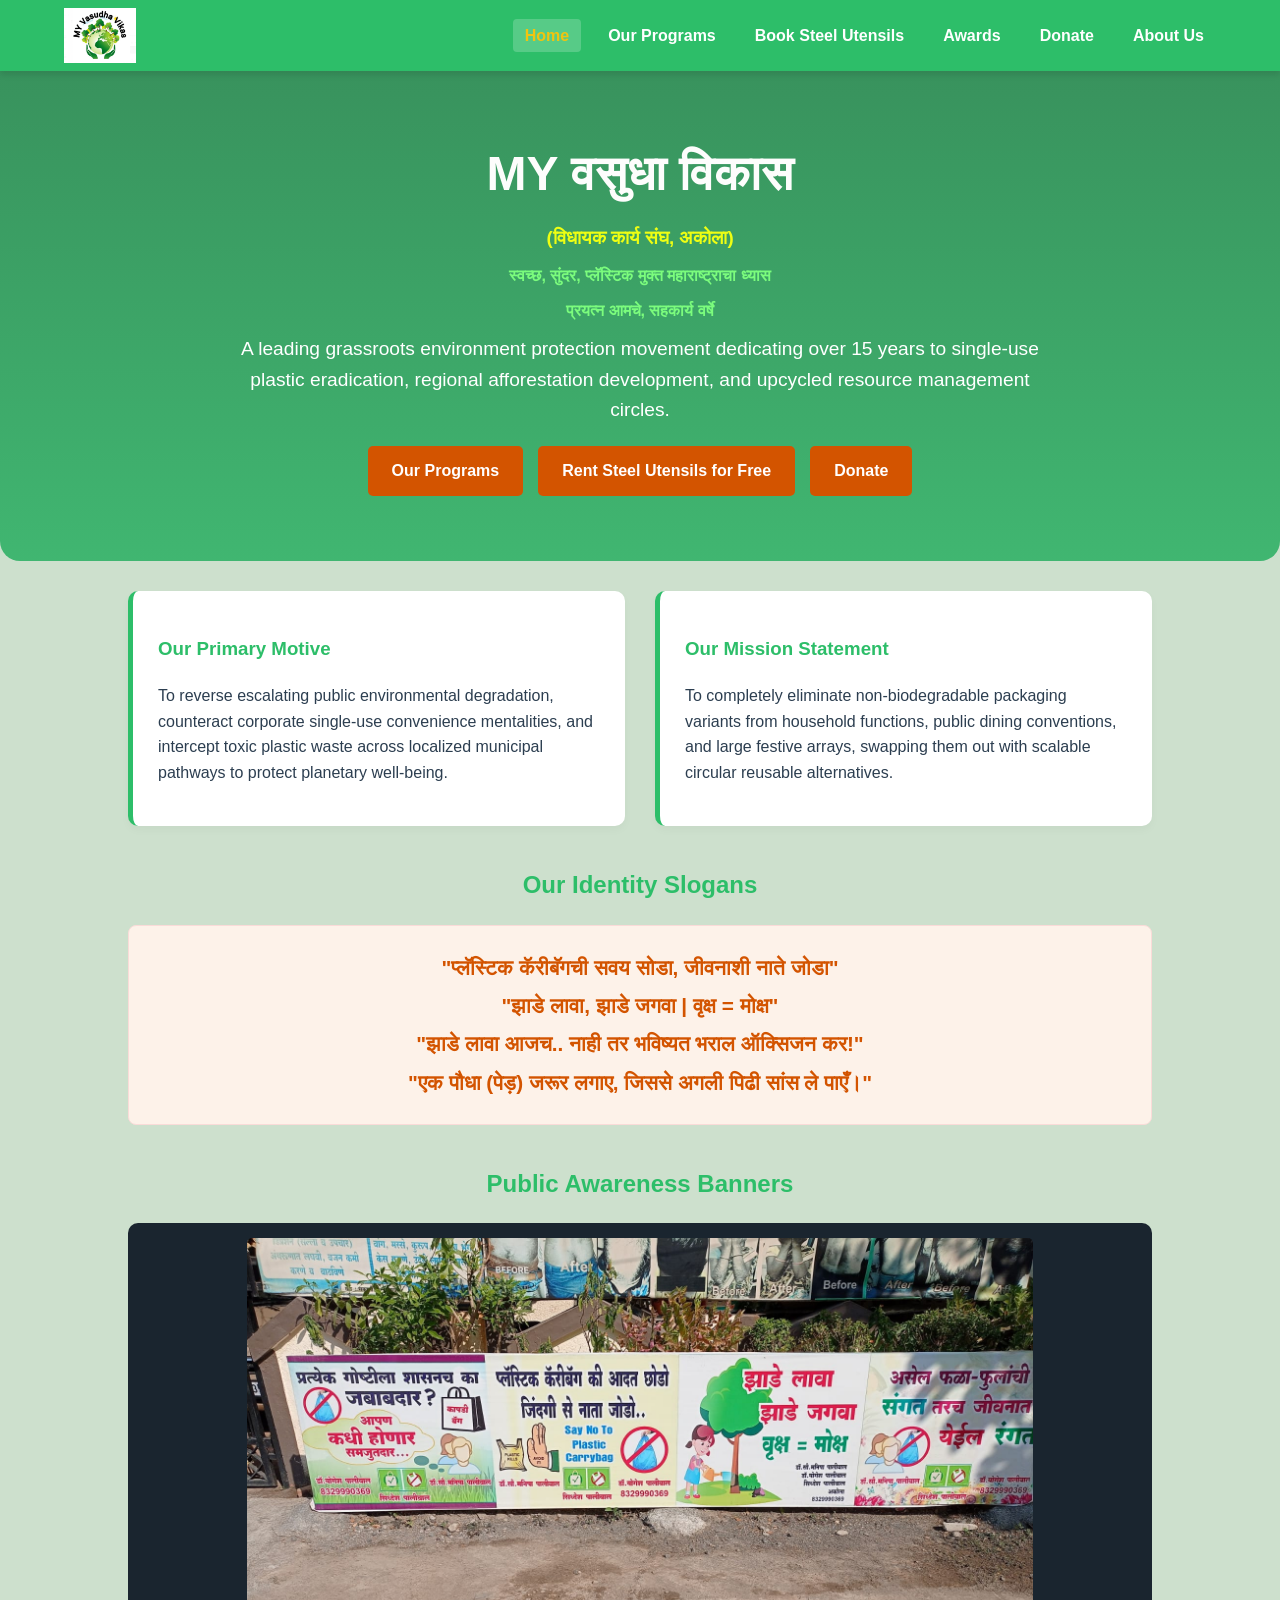
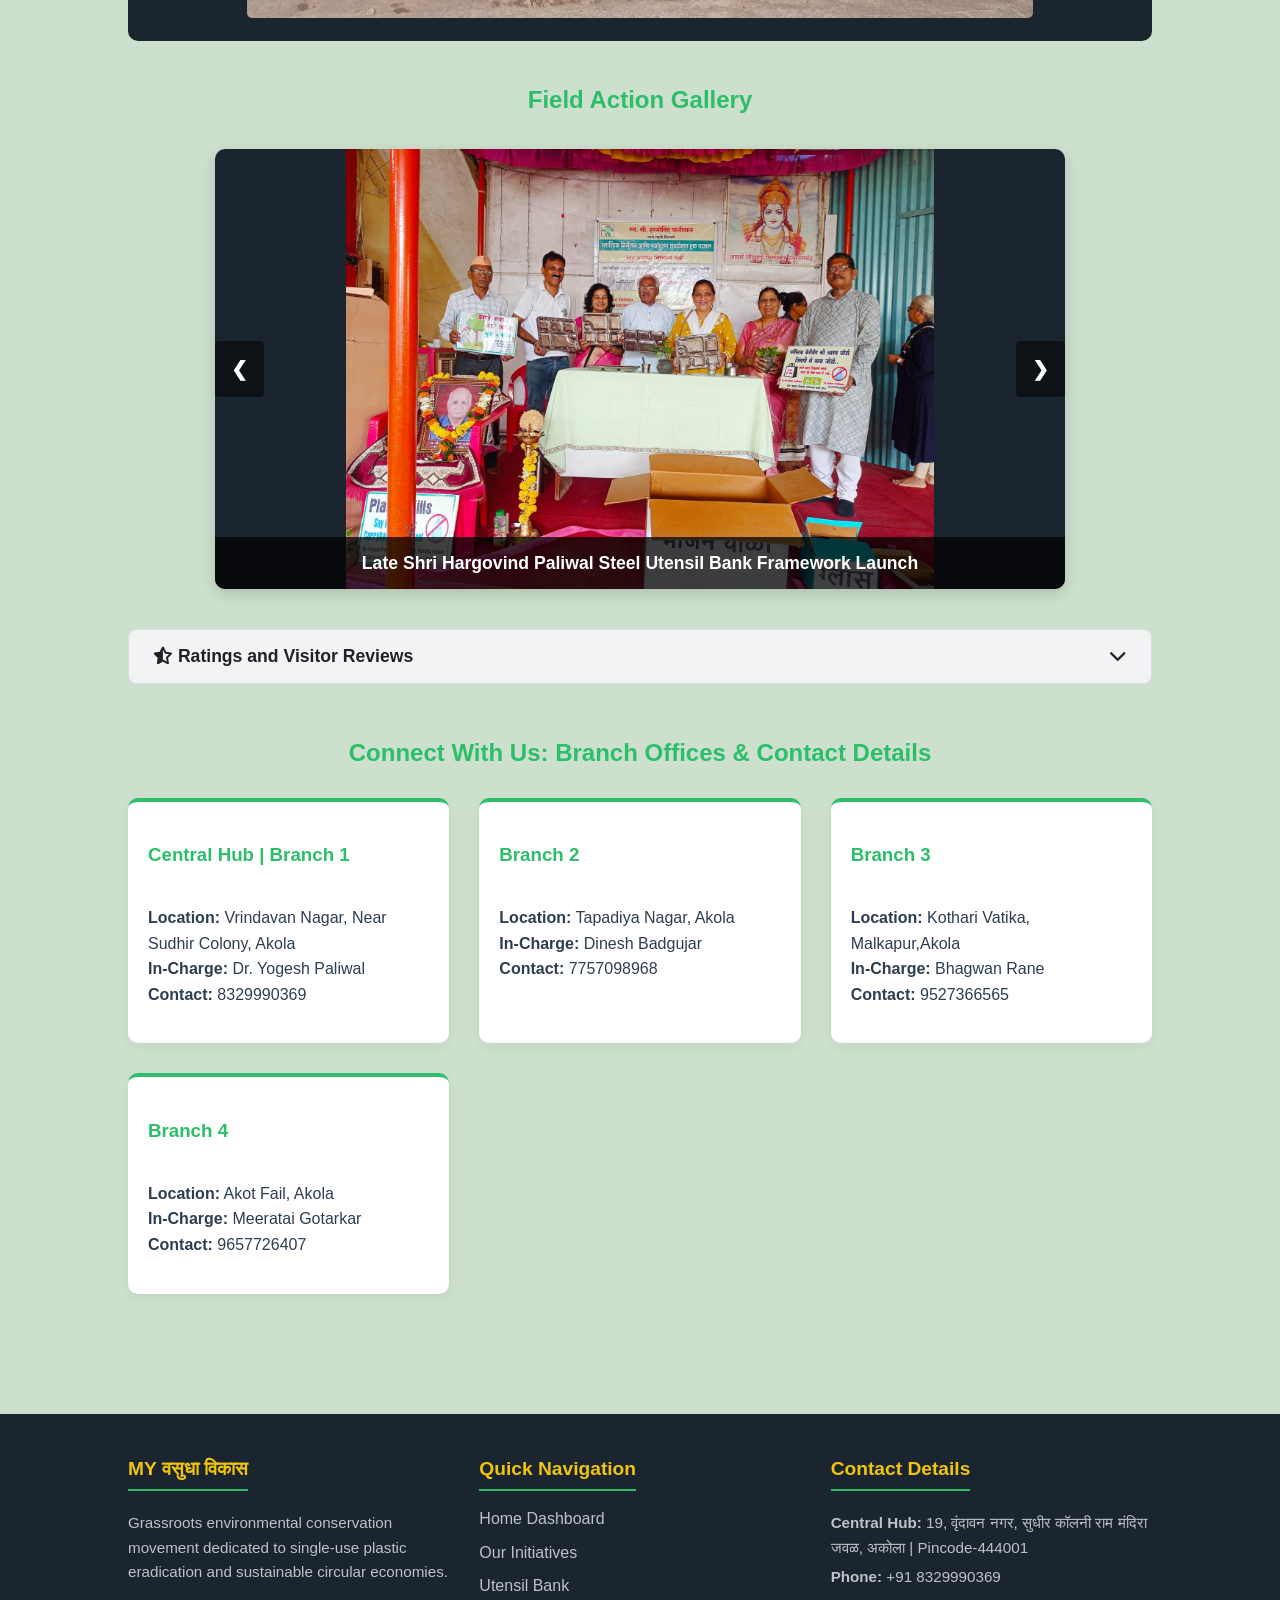
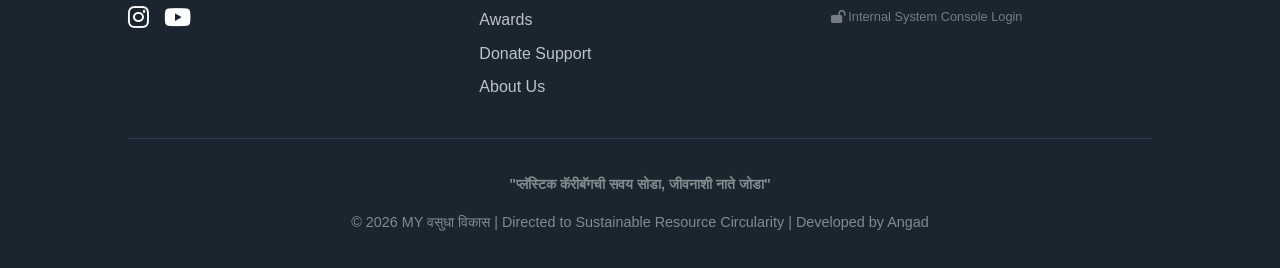
<file: index.html>
<!DOCTYPE html>
<html lang="en">
<head>
    <meta charset="UTF-8">
    <meta name="viewport" content="width=device-width, initial-scale=1.0">
    <title>MY वसुधा विकास,अकोला</title>
    <link rel="stylesheet" href="https://cdnjs.cloudflare.com/ajax/libs/font-awesome/6.4.0/css/all.min.css">
    <link rel="stylesheet" href="style.css">
</head>
<header>
    <div class="logo" onclick="window.location.href='index.html'">
        <img src="logo.png" alt="My Vasudha Vikas Logo">
    </div>
    <nav>
        <ul>
            <li><a href="index.html" id="nav-home">Home</a></li>
            <li><a href="programs.html" id="nav-programs">Our Programs</a></li>
            <li><a href="booking.html" id="nav-booking">Book Steel Utensils</a></li>
            <li><a href="awards.html" id="nav-awards">Awards</a></li>
            <li><a href="donate.html" id="nav-donate">Donate</a></li>
            <li><a href="about.html" id="nav-about">About Us</a></li>
        </ul>
    </nav>
</header>
<body>

    <main class="page-section" style="padding-top: 0; padding-left: 0; padding-right: 0;">
        <div class="hero">
            <h1>MY वसुधा विकास</h1>
            <h3>(विधायक कार्य संघ, अकोला)</h3>
            <h4>स्वच्छ, सुंदर, प्लॅस्टिक मुक्त महाराष्ट्राचा ध्यास</h4>
            <h4><strong>प्रयत्न आमचे, सहकार्य वर्षे</strong></h4>
            <p>A leading grassroots environment protection movement dedicating over 15 years to single-use plastic eradication, regional afforestation development, and upcycled resource management circles.</p>
            <div class="btn-group">
                <a class="btn" href="programs.html">Our Programs</a>
                <a class="btn" href="booking.html">Rent Steel Utensils for Free</a>
                <a class="btn" href="donate.html">Donate</a>
            </div>
        </div>

        <div style="padding: 0 10%;">
            
            <!-- NEW Dynamic Live Announcement Broadcast System Banner -->
            <div id="liveAnnouncementContainer" style="display: none; background: linear-gradient(135deg, #fff3cd 0%, #ffeeba 100%); border-left: 5px solid #f57c00; padding: 15px 20px; border-radius: 6px; margin: 25px 0; box-shadow: 0 2px 8px rgba(0,0,0,0.05);">
                <h4 style="margin: 0 0 5px 0; color: #d35400; display: flex; align-items: center; gap: 8px;">
                    <i class="fa-solid fa-bullhorn fa-bounce"></i> Latest Official Announcement:
                </h4>
                <p id="announcementTextField" style="margin: 0; font-weight: 500; color: #2c3e50; line-height: 1.4;"></p>
                <small id="announcementMetaField" style="color: #7f8c8d; font-size: 0.8rem; display: block; margin-top: 5px;"></small>
            </div>

            <div class="grid">
                <div class="info-block" style="margin-bottom:0;">
                    <h3>Our Primary Motive</h3>
                    <p>To reverse escalating public environmental degradation, counteract corporate single-use convenience mentalities, and intercept toxic plastic waste across localized municipal pathways to protect planetary well-being.</p>
                </div>
                <div class="info-block" style="margin-bottom:0;">
                    <h3>Our Mission Statement</h3>
                    <p>To completely eliminate non-biodegradable packaging variants from household functions, public dining conventions, and large festive arrays, swapping them out with scalable circular reusable alternatives.</p>
                </div>
            </div>

            <h2 class="text-center" style="margin-top: 40px;">Our Identity Slogans</h2>
            <div class="slogan-banner">
                <p class="slogan-text">"प्लॅस्टिक कॅरीबॅगची सवय सोडा, जीवनाशी नाते जोडा"</p>
                <p class="slogan-text">"झाडे लावा, झाडे जगवा | वृक्ष = मोक्ष"</p>
                <p class="slogan-text">"झाडे लावा आजच.. नाही तर भविष्यत भराल ऑक्सिजन कर!"</p>
                <p class="slogan-text">"एक पौधा (पेड़) जरूर लगाए, जिससे अगली पिढी सांस ले पाएँ।"</p>
            </div>

            <h2 class="text-center" style="margin-top: 40px;">Public Awareness Banners</h2>
            <div style="text-align: center; margin: 20px 0; background-color: var(--gray-fill); border-radius:10px; padding:15px;">
                <img src="WhatsApp Image 2026-05-30 at 21.08.40.jpeg" alt="Slogan Display Board" style="max-width:100%; height:380px; object-fit:contain; border-radius:5px;">
            </div>

            <h2 class="text-center" style="margin-top: 40px;">Field Action Gallery</h2>
            <div class="carousel-container" id="homeCarousel">
                <div class="carousel-slide active">
                    <img src="WhatsApp Image 2026-05-30 at 21.39.14.jpeg" alt="Utensil Bank Presentation">
                    <div class="carousel-caption">Late Shri Hargovind Paliwal Steel Utensil Bank Framework Launch</div>
                </div>
                <div class="carousel-slide">
                    <img src="WhatsApp Image 2026-05-31 at 08.25.29.jpeg" alt="Residential Distribution Center">
                    <div class="carousel-caption">Household Stand: Free Distribution of Cloth Carriers & Plant Seedlings</div>
                </div>
                <div class="carousel-slide">
                    <img src="WhatsApp Image 2026-06-02 at 22.52.42.jpeg" alt=" ">
                    <div class="carousel-caption">Eco-Friendly Haldi Kumkum </div>
                </div>
                <div class="carousel-slide">
                    <img src="WhatsApp Image 2026-06-02 at 22.31.57.jpeg" alt="School Mentorship Interaction">
                    <div class="carousel-caption">Eco-Friendly Haldi Kumkum </div>
                </div>
                <div class="carousel-slide">
                    <img src="WhatsApp Image 2026-06-02 at 22.54.48.jpeg" alt="Institutional Recognitions">
                    <div class="carousel-caption">State-Level Excellence Awards Distribution Ceremony</div>
                </div>
                <button class="prev" onclick="moveHomeSlide(-1)">&#10094;</button>
                <button class="next" onclick="moveHomeSlide(1)">&#10095;</button>
            </div>

            <!-- ==========================================
                 COLLAPSIBLE PLAY STORE STYLE REVIEW CORE 
                 ========================================== -->
            <div class="play-reviews-wrapper">
                <button class="reviews-toggle-accordion" onclick="toggleReviewsSectionAccordion()">
                    <span><i class="fa-solid fa-star-half-stroke"></i> Ratings and Visitor Reviews</span>
                    <span id="accordionChevronStateIcon"><i class="fa-solid fa-chevron-down"></i></span>
                </button>
                
                <div class="reviews-collapsible-tray" id="reviewsDropdownCollapsiblePanel">
                    <div class="google-play-dashboard-summary">
                        <div class="numeric-summary-hero">4.9</div>
                        <div>
                            <div class="stars-static-strip">
                                <i class="fa-solid fa-star text-star-gold"></i>
                                <i class="fa-solid fa-star text-star-gold"></i>
                                <i class="fa-solid fa-star text-star-gold"></i>
                                <i class="fa-solid fa-star text-star-gold"></i>
                                <i class="fa-solid fa-star text-star-gold"></i>
                            </div>
                            <div style="font-size: 0.85rem; color: #5f6368; margin-top: 4px;" id="totalDynamicCounterLabel">
                                Fetching community logs from cloud matrices...
                            </div>
                        </div>
                    </div>

                    <div class="user-review-input-card">
                        <h4 style="margin: 0 0 12px 0;">Rate your service experience</h4>
                        <div class="interactive-star-selector-row" id="interactiveStarContainerRow">
                            <i class="fa-solid fa-star star-node" data-idx="1" onclick="updateReviewFormStarValue(1)"></i>
                            <i class="fa-solid fa-star star-node" data-idx="2" onclick="updateReviewFormStarValue(2)"></i>
                            <i class="fa-solid fa-star star-node" data-idx="3" onclick="updateReviewFormStarValue(3)"></i>
                            <i class="fa-solid fa-star star-node" data-idx="4" onclick="updateReviewFormStarValue(4)"></i>
                            <i class="fa-solid fa-star star-node" data-idx="5" onclick="updateReviewFormStarValue(5)"></i>
                        </div>
                        <input type="text" id="formReviewerInputName" placeholder="Your Full Name" required>
                        <textarea id="formReviewerInputText" rows="3" placeholder="Tell others about our utensils banking system or plantation events..." required></textarea>
                        <button class="interactive-action-btn-primary" onclick="processUserReviewSubmission()">Post Review</button>
                    </div>

                    <div id="dynamicCommentsInjectTargetContainer">
                        <!-- Instantiated Dynamically via Native Cloud Pipelines -->
                    </div>
                </div>
            </div>

            <h2 class="text-center" style="margin-top: 50px;">Connect With Us: Branch Offices & Contact Details</h2>
            <div class="grid" style="margin-bottom: 40px;">
                <div class="card" style="border-top-color: var(--primary);">
                    <h3>Central Hub | Branch 1</h3>
                    <p><strong>Location:</strong> Vrindavan Nagar, Near Sudhir Colony, Akola<br><strong>In-Charge:</strong> Dr. Yogesh Paliwal<br><strong>Contact:</strong> 8329990369</p>
                </div>
                <div class="card" style="border-top-color: var(--primary);">
                    <h3>Branch 2</h3>
                    <p><strong>Location:</strong> Tapadiya Nagar, Akola<br><strong>In-Charge:</strong> Dinesh Badgujar<br><strong>Contact:</strong> 7757098968</p>
                </div>
                <div class="card" style="border-top-color: var(--primary);">
                    <h3>Branch 3</h3>
                    <p><strong>Location:</strong> Kothari Vatika, Malkapur,Akola<br><strong>In-Charge:</strong> Bhagwan Rane<br><strong>Contact:</strong> 9527366565</p>
                </div>
                <div class="card" style="border-top-color: var(--primary);">
                    <h3>Branch 4</h3>
                    <p><strong>Location:</strong> Akot Fail, Akola<br><strong>In-Charge:</strong> Meeratai Gotarkar<br><strong>Contact:</strong> 9657726407</p>
                </div>
            </div>
        </div>
    </main>

    <script>
        const SCRIPT_WEB_APP_URL = 'https://script.google.com/macros/s/AKfycbz3k0dW1WNOl0aYeNmy1T0OaWqVb5Gn8gIjbhkzdkyUK3nKk5uQjmkmK_Er62ug_q2BOQ/exec';

        document.getElementById('nav-home').classList.add('active');
        let homeSlideIndex = 0;
        const homeSlides = document.querySelectorAll('#homeCarousel .carousel-slide');
        function showHomeSlide(n) {
            if(!homeSlides.length) return;
            homeSlides.forEach(s => s.classList.remove('active'));
            homeSlideIndex = (n + homeSlides.length) % homeSlides.length;
            homeSlides[homeSlideIndex].classList.add('active');
        }
        function moveHomeSlide(n) { showHomeSlide(homeSlideIndex + n); }
        setInterval(() => { moveHomeSlide(1); }, 4500);

        let activeFormRatingInput = 5;

        function toggleReviewsSectionAccordion() {
            const tray = document.getElementById('reviewsDropdownCollapsiblePanel');
            const icon = document.getElementById('accordionChevronStateIcon');
            const isOpen = tray.classList.toggle('visible-expanded');
            icon.innerHTML = isOpen ? '<i class="fa-solid fa-chevron-up"></i>' : '<i class="fa-solid fa-chevron-down"></i>';
            if(isOpen) pullGlobalCloudContentState();
        }

        function updateReviewFormStarValue(rating) {
            activeFormRatingInput = rating;
            const nodes = document.querySelectorAll('#interactiveStarContainerRow .star-node');
            nodes.forEach((star, i) => {
                if(i < rating) star.classList.add('selected-active');
                else star.classList.remove('selected-active');
            });
        }
        updateReviewFormStarValue(5);

        // CLOUD NETWORK DEPLOYMENT PULL LOGIC
        function pullGlobalCloudContentState() {
            fetch(`${SCRIPT_WEB_APP_URL}?action=getAllData`)
                .then(res => res.json())
                .then(data => {
                    if(data.reviews) localStorage.setItem('vasudha_reviews_db', JSON.stringify(data.reviews));
                    if(data.announcement) localStorage.setItem('vasudha_live_announcement', JSON.stringify(data.announcement));
                    
                    synchroniseStreamAnnouncements();
                    renderInterfaceReviewTree();
                })
                .catch(err => {
                    console.error("Cloud down, utilizing localized data fallback buffers:", err);
                    renderInterfaceReviewTree();
                });
        }

        function renderInterfaceReviewTree() {
            const database = JSON.parse(localStorage.getItem('vasudha_reviews_db')) || [];
            const target = document.getElementById('dynamicCommentsInjectTargetContainer');
            target.innerHTML = "";

            if(database.length === 0) {
                target.innerHTML = `<p style="padding:15px; color:#7f8c8d; font-style:italic; text-align:center;">No community evaluations found in storage pools.</p>`;
                document.getElementById('totalDynamicCounterLabel').innerText = "0 shared evaluations loaded";
                return;
            }

            database.forEach(review => {
                let ratingStars = "";
                for(let i=1; i<=5; i++) {
                    ratingStars += `<i class="fa-solid fa-star" style="color: ${i <= (review.rating || 5) ? '#f39c12':'#e0e0e0'}; font-size:0.8rem; margin-right:2px;"></i>`;
                }

                let subRepliesHtml = "";
                if(review.replies) {
                    review.replies.forEach(reply => {
                        subRepliesHtml += `
                            <div class="nested-reply-node-card">
                                <div style="display:flex; justify-content:space-between; font-size:0.85rem; font-weight:600; color:#202124;">
                                    <span><i class="fa-solid fa-reply-all"></i> ${reply.author}</span>
                                </div>
                                <p style="margin:5px 0; color:#4a4a4a; font-size:0.9rem;">${reply.text}</p>
                                <div style="font-size:0.8rem; color:#5f6368;">
                                    <span class="interactive-like-anchor" onclick="triggerLikeAction(${review.id}, ${reply.id})">
                                        <i class="fa-regular fa-thumbs-up"></i> Helpful (${reply.likes || 0})
                                    </span>
                                </div>
                            </div>
                        `;
                    });
                }

                const nodeCard = `
                    <div class="root-comment-node-card">
                        <div style="display:flex; justify-content:space-between; font-size:0.9rem; margin-bottom:4px;">
                            <strong style="color:#202124;">${review.author}</strong>
                            <span style="color:#5f6368; font-size:0.8rem;">${review.timestamp}</span>
                        </div>
                        <div style="margin-bottom:6px;">${ratingStars}</div>
                        <p style="margin:6px 0; color:#3c4043; line-height:1.4;">${review.text}</p>
                        
                        <div style="font-size:0.85rem; display:flex; gap:20px; margin-top:8px;">
                            <span class="interactive-like-anchor" onclick="triggerLikeAction(${review.id}, null)">
                                <i class="fa-regular fa-thumbs-up"></i> Helpful (${review.likes || 0})
                            </span>
                            <span class="interactive-like-anchor" onclick="toggleLocalReplyBoxDisplay(${review.id})">
                                <i class="fa-regular fa-comment-dots"></i> Public Reply
                            </span>
                        </div>

                        <div class="local-reply-input-drawer-box" id="replyDrawerBox-${review.id}">
                            <input type="text" id="inlineReplyUser-${review.id}" placeholder="Your Name" style="width:25%; padding:5px; font-size:0.85rem; border:1px solid #dadce0; border-radius:4px;">
                            <input type="text" id="inlineReplyMessage-${review.id}" placeholder="Type message reply to this visitor review..." style="width:55%; padding:5px; font-size:0.85rem; border:1px solid #dadce0; border-radius:4px;">
                            <button class="interactive-action-btn-primary" style="padding:5px 12px; font-size:0.8rem; margin:0;" onclick="submitPublicVisitorReply(${review.id})">Post</button>
                        </div>

                        <div style="margin-top:5px;">${subRepliesHtml}</div>
                    </div>
                `;
                target.insertAdjacentHTML('beforeend', nodeCard);
            });

            document.getElementById('totalDynamicCounterLabel').innerText = `Based on ${database.length} shared user evaluations`;
        }

        // ASYNC FORM INTERCEPT POST OPERATIONS
        function processUserReviewSubmission() {
            const author = document.getElementById('formReviewerInputName').value.trim();
            const text = document.getElementById('formReviewerInputText').value.trim();
            if(!author || !text) return alert("Please specify name identity and review content completely.");

            fetch(SCRIPT_WEB_APP_URL, {
                method: "POST",
                mode: "no-cors",
                headers: { "Content-Type": "application/json" },
                body: JSON.stringify({
                    action: "submitUserReview",
                    author: author,
                    rating: activeFormRatingInput,
                    text: text
                })
            }).then(() => {
                alert("Review broadcasted successfully to cloud streams! Fetching refresh arrays...");
                document.getElementById('formReviewerInputName').value = "";
                document.getElementById('formReviewerInputText').value = "";
                updateReviewFormStarValue(5);
                pullGlobalCloudContentState();
            }).catch(err => alert("Transmission Pipeline Intercept Fault: " + err));
        }

        function toggleLocalReplyBoxDisplay(id) {
            const el = document.getElementById(`replyDrawerBox-${id}`);
            el.style.display = (el.style.display === 'flex') ? 'none' : 'flex';
        }

        function submitPublicVisitorReply(reviewId) {
            const name = document.getElementById(`inlineReplyUser-${reviewId}`).value.trim();
            const text = document.getElementById(`inlineReplyMessage-${reviewId}`).value.trim();
            if(!name || !text) return alert("Please clarify validation vectors.");

            let db = JSON.parse(localStorage.getItem('vasudha_reviews_db')) || [];
            const idx = db.findIndex(r => r.id === reviewId);
            if(idx !== -1) {
                if(!db[idx].replies) db[idx].replies = [];
                db[idx].replies.push({
                    id: Date.now(),
                    author: name,
                    text: text,
                    likes: 0
                });
                
                localStorage.setItem('vasudha_reviews_db', JSON.stringify(db));
                renderInterfaceReviewTree();

                fetch(SCRIPT_WEB_APP_URL, {
                    method: "POST",
                    mode: "no-cors",
                    headers: { "Content-Type": "application/json" },
                    body: JSON.stringify({ action: "syncReviewsData", reviews: db })
                });
            }
        }

        function triggerLikeAction(reviewId, replyId) {
            let db = JSON.parse(localStorage.getItem('vasudha_reviews_db')) || [];
            const rIdx = db.findIndex(r => r.id === reviewId);
            if(rIdx !== -1) {
                if(replyId === null) {
                    db[rIdx].likes = (db[rIdx].likes || 0) + 1;
                } else {
                    const repIdx = db[rIdx].replies.findIndex(rp => rp.id === replyId);
                    if(repIdx !== -1) {
                        db[rIdx].replies[repIdx].likes = (db[rIdx].replies[repIdx].likes || 0) + 1;
                    }
                }
                localStorage.setItem('vasudha_reviews_db', JSON.stringify(db));
                renderInterfaceReviewTree();

                fetch(SCRIPT_WEB_APP_URL, {
                    method: "POST",
                    mode: "no-cors",
                    headers: { "Content-Type": "application/json" },
                    body: JSON.stringify({ action: "syncReviewsData", reviews: db })
                });
            }
        }

        function synchroniseStreamAnnouncements() {
            const activeAnnouncement = localStorage.getItem('vasudha_live_announcement');
            const targetBanner = document.getElementById('liveAnnouncementContainer');
            if(activeAnnouncement && activeAnnouncement !== "null") {
                const parsed = JSON.parse(activeAnnouncement);
                document.getElementById('announcementTextField').innerText = parsed.content;
                document.getElementById('announcementMetaField').innerText = `Broadcasted by: ${parsed.role} on ${parsed.date}`;
                targetBanner.style.display = "block";
            } else {
                targetBanner.style.display = "none";
            }
        }
        
        window.addEventListener('DOMContentLoaded', () => {
            pullGlobalCloudContentState();
        });
    </script>
</body>
<footer>
    <div class="footer-grid">
        <div class="footer-col">
            <h4>MY वसुधा विकास</h4>
            <p>Grassroots environmental conservation movement dedicated to single-use plastic eradication and sustainable circular economies.</p>
            <div class="social-links">
                <a href="https://www.instagram.com/myvasudhavikas/" target="_blank" class="insta-icon" title="Instagram"><i class="fab fa-instagram"></i></a>
                <a href="https://www.youtube.com/@Myवसुधाविकास" target="_blank" class="youtube-icon" title="YouTube"><i class="fab fa-youtube"></i></a>
            </div>
        </div>
        <div class="footer-col">
            <h4>Quick Navigation</h4>
            <ul>
                <li><a href="index.html">Home Dashboard</a></li>
                <li><a href="programs.html">Our Initiatives</a></li>
                <li><a href="booking.html">Utensil Bank</a></li>
                <li><a href="awards.html">Awards</a></li>
                <li><a href="donate.html">Donate Support</a></li>
                <li><a href="about.html">About Us</a></li>
            </ul>
        </div>
        <div class="footer-col">
            <h4>Contact Details</h4>
            <p><strong>Central Hub:</strong> 19, वृंदावन नगर, सुधीर कॉलनी राम मंदिरा जवळ, अकोला | Pincode-444001</p>
            <p><strong>Phone:</strong> +91 8329990369</p>
            <p style="margin-top: 15px;"><a href="admin.html" style="color: rgba(255,255,255,0.4); text-decoration: none; font-size: 0.8rem;"><i class="fa-solid fa-lock-open"></i> Internal System Console Login</a></p>
        </div>
    </div>
    <div class="footer-bottom">
        <p><strong>"प्लॅस्टिक कॅरीबॅगची सवय सोडा, जीवनाशी नाते जोडा"</strong></p>
        <p>&copy; 2026 MY वसुधा विकास | Directed to Sustainable Resource Circularity | Developed by Angad</p>
    </div>
</footer>
</html>
</file>
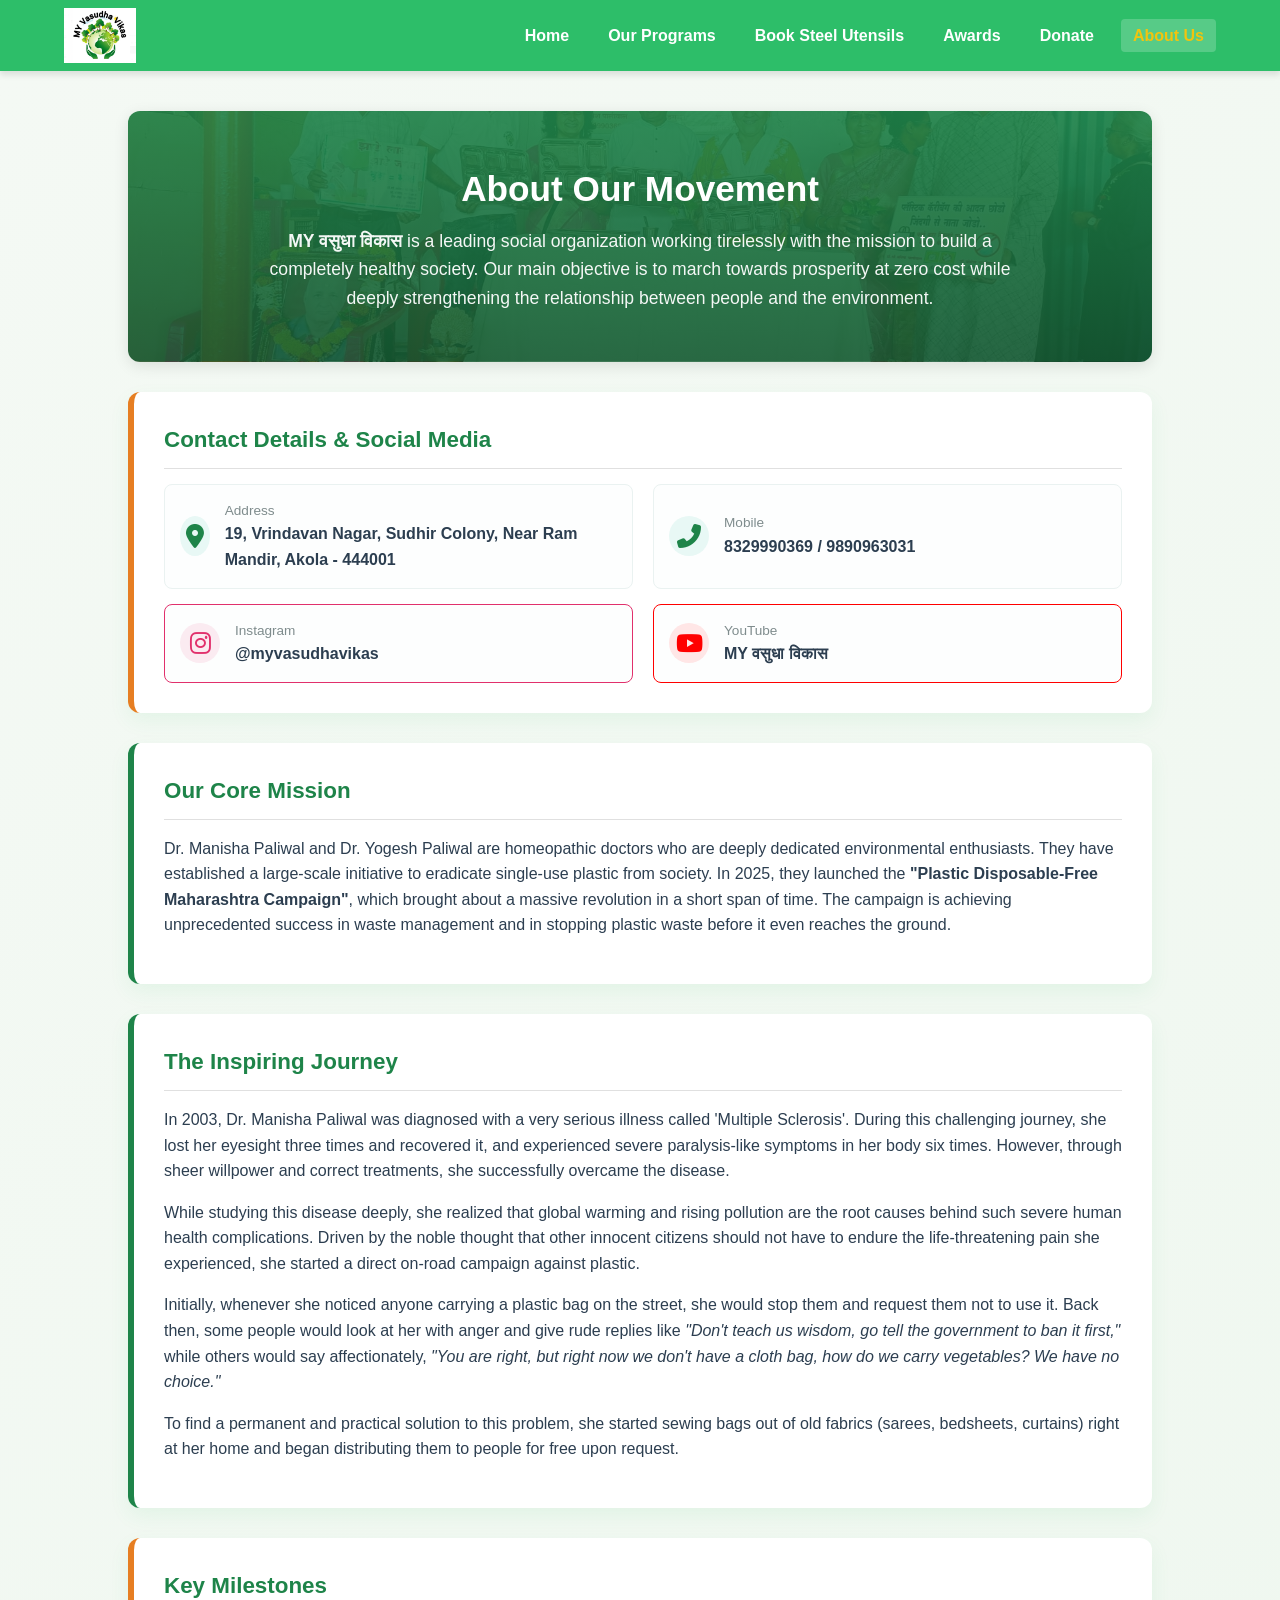
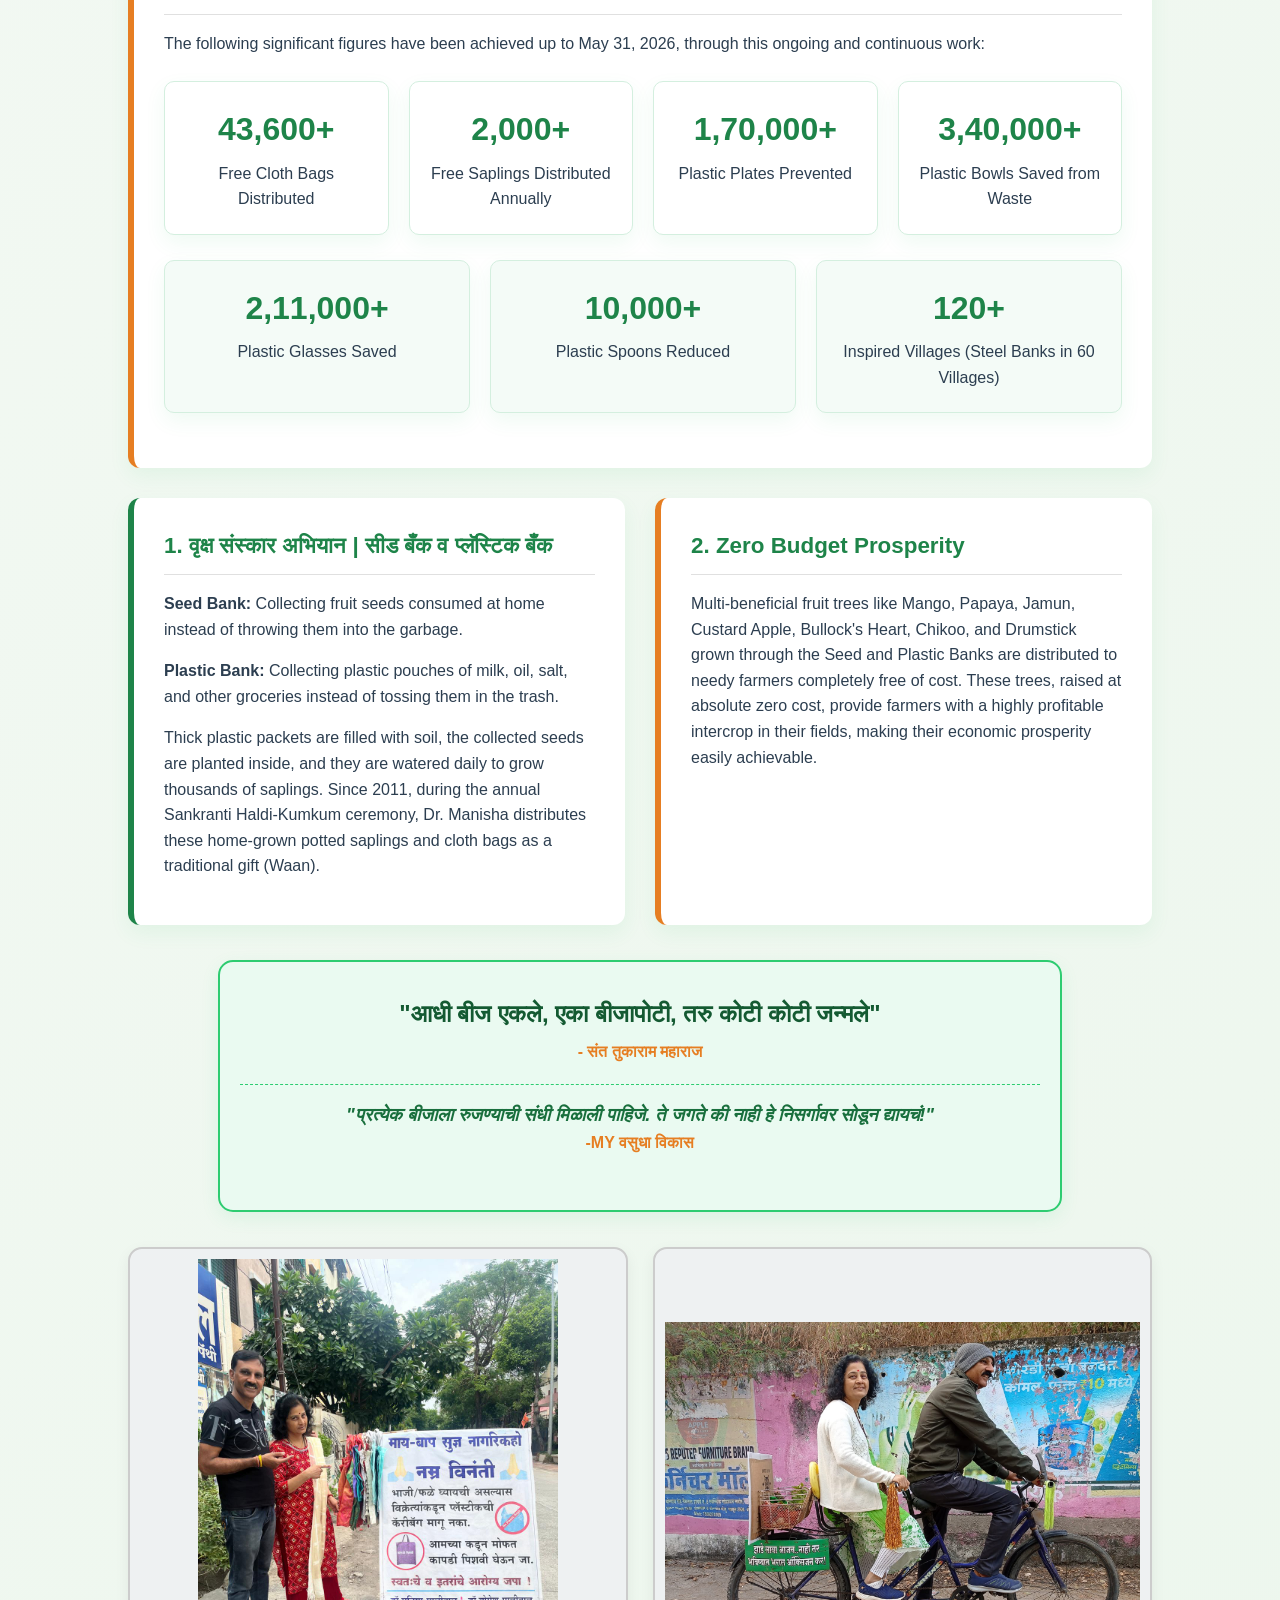
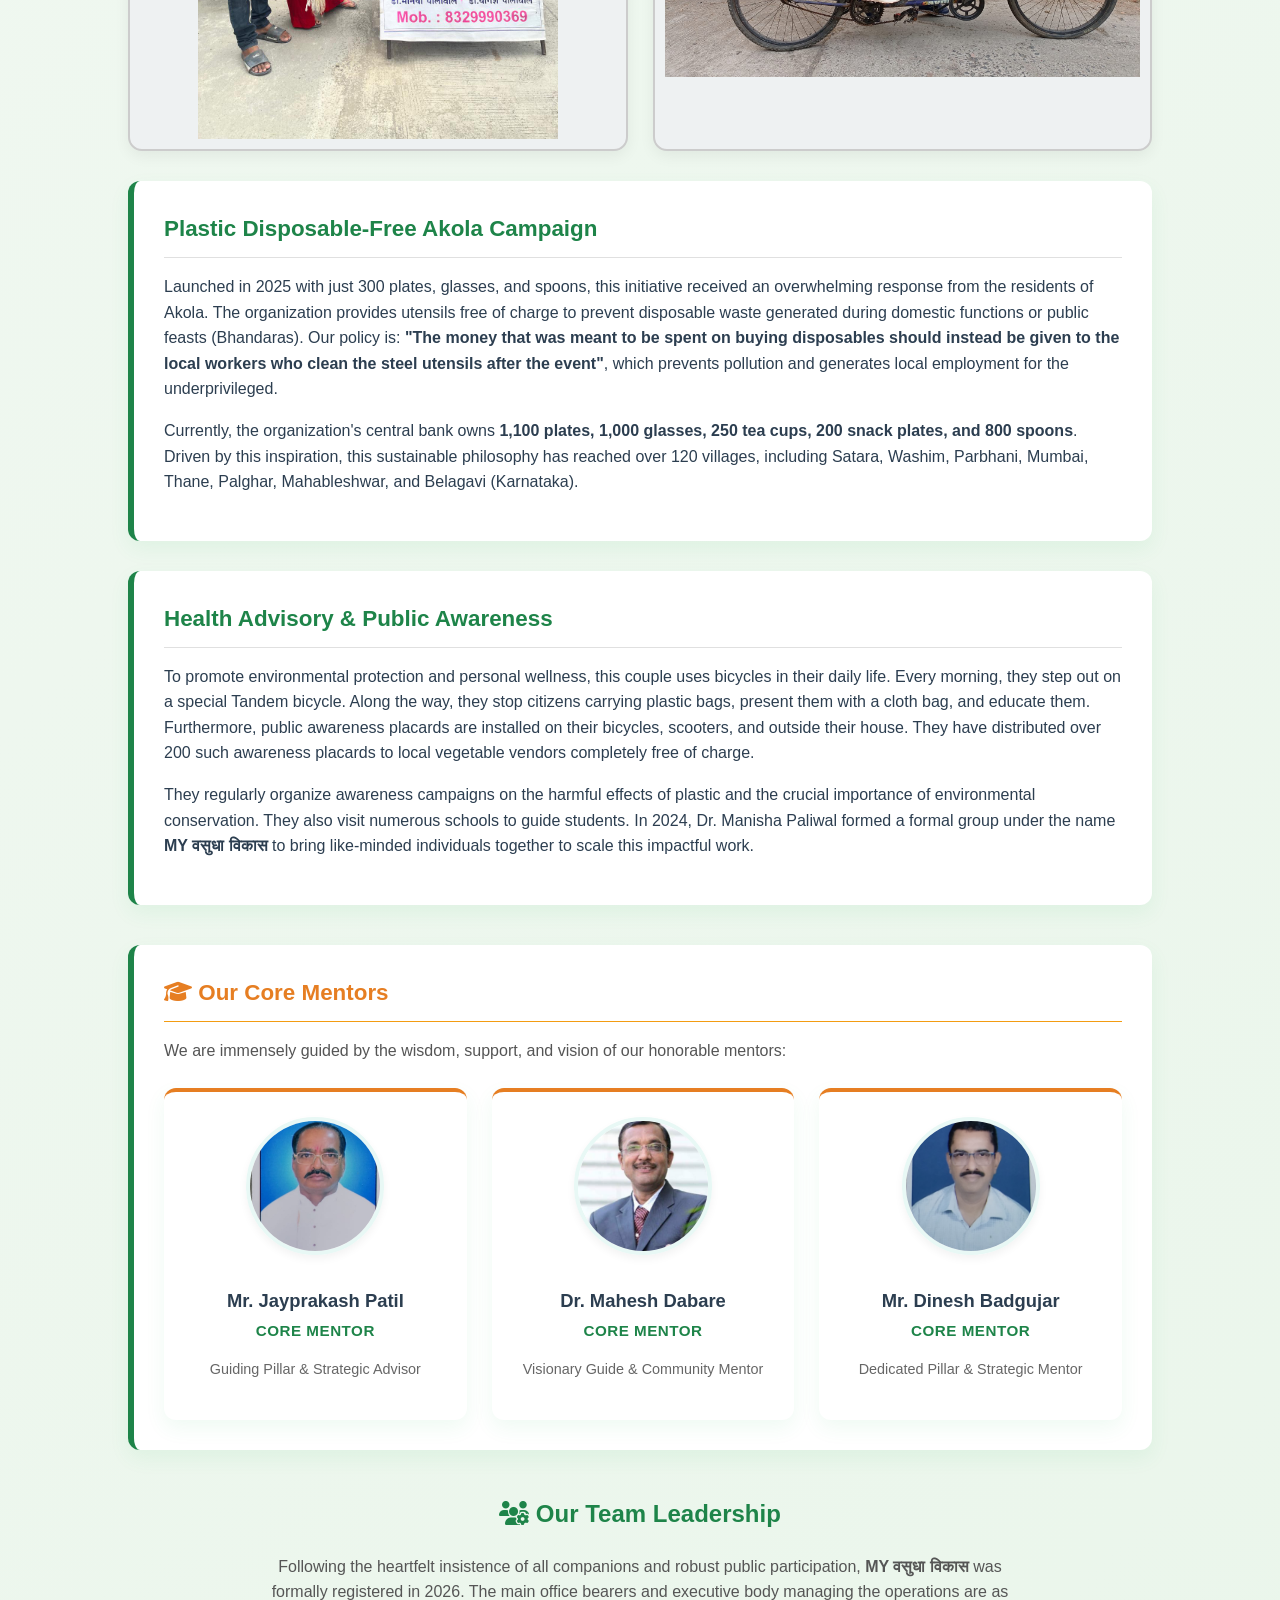
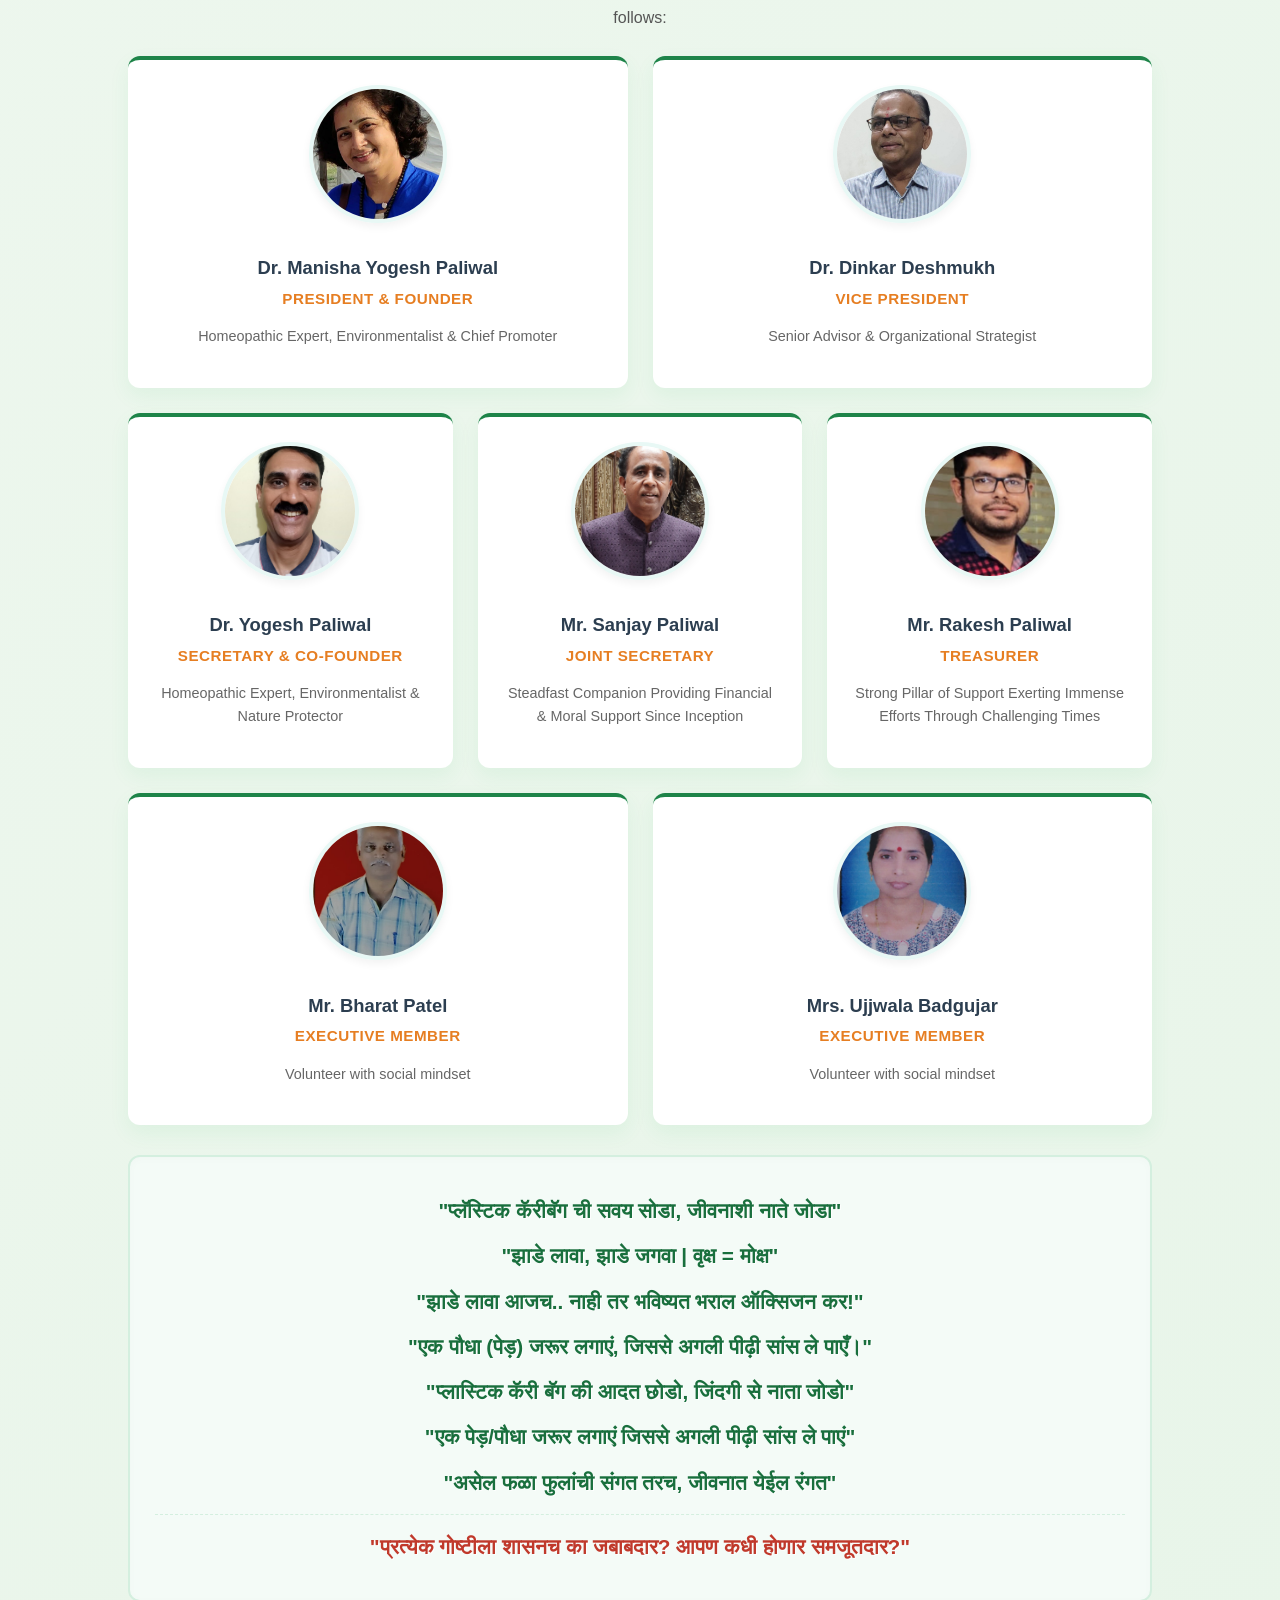
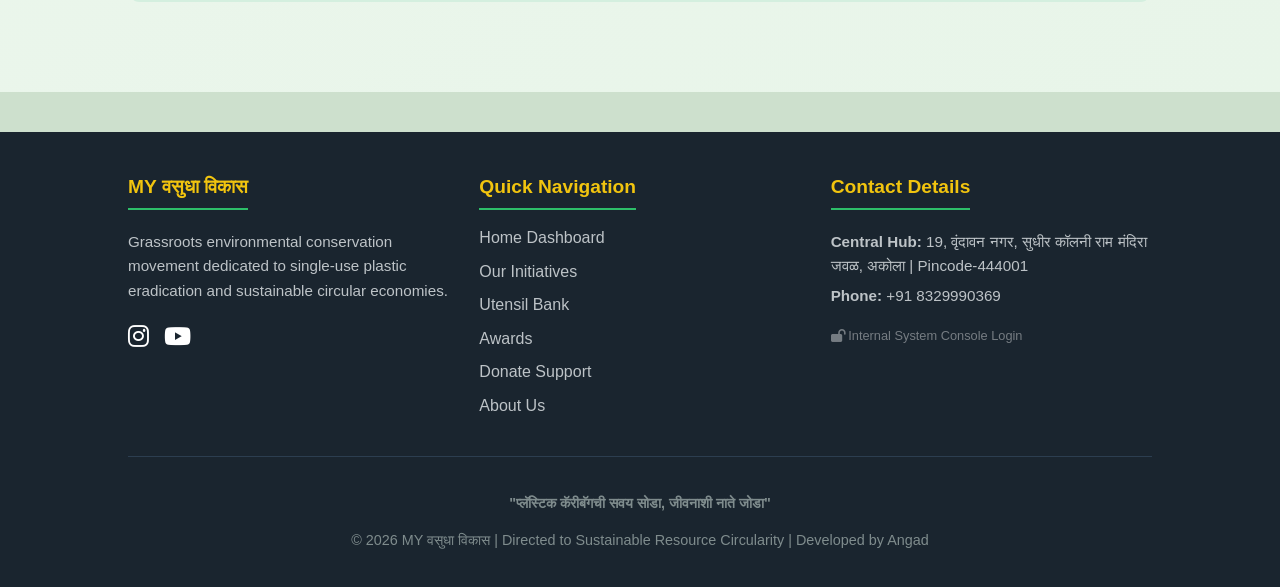
<file: about.html>
<!DOCTYPE html>
<html lang="en">
<head>
    <meta charset="UTF-8">
    <meta name="viewport" content="width=device-width, initial-scale=1.0">
    <title>About Our Movement | MY वसुधा विकास</title>
    <link rel="stylesheet" href="https://cdnjs.cloudflare.com/ajax/libs/font-awesome/6.4.0/css/all.min.css">
    <link rel="stylesheet" href="style.css">
    <style>
        /* Enhanced Color Palette & Structural Overrides */
        :root {
            --about-primary: #1e8449;
            --about-primary-light: #eaf2f8;
            --about-secondary: #e67e22;
            --about-bg-gradient: linear-gradient(135deg, #f4f9f4 0%, #e8f5e9 100%);
            --about-card-shadow: 0 8px 20px rgba(45, 190, 105, 0.08);
        }

        .about-header-banner {
            background: linear-gradient(rgba(30, 132, 73, 0.9), rgba(20, 90, 50, 0.9)), url('WhatsApp Image 2026-05-30 at 21.39.14.jpeg');
            background-size: cover;
            background-position: center;
            color: white;
            padding: 50px 20px;
            text-align: center;
            border-radius: 12px;
            margin-bottom: 30px;
            box-shadow: 0 4px 15px rgba(0,0,0,0.1);
        }

        .about-header-banner h2 { color: #fff; font-size: 2.2rem; margin: 0 0 10px 0; }
        .about-header-banner p { max-width: 750px; margin: 0 auto; font-size: 1.1rem; line-height: 1.6; opacity: 0.95; }

        .info-block-dynamic {
            background: var(--white);
            border-radius: 12px;
            padding: 30px;
            margin-bottom: 30px;
            box-shadow: var(--about-card-shadow);
            border-left: 6px solid var(--about-primary);
            transition: transform 0.3s ease;
        }
        .info-block-dynamic:hover {
            transform: translateY(-2px);
        }
        .info-block-dynamic h3 { 
            color: var(--about-primary); 
            margin-top: 0; 
            font-size: 1.4rem; 
            border-bottom: 1px solid #e0e0e0; 
            padding-bottom: 10px;
            margin-bottom: 15px;
        }

        /* Contact Details Dynamic Flow Layout */
        .contact-flow-container {
            display: flex;
            flex-wrap: wrap;
            gap: 20px;
            margin-top: 15px;
        }
        .contact-item {
            flex: 1;
            min-width: 250px;
            background: #fdfefe;
            padding: 15px;
            border-radius: 8px;
            border: 1px solid #eaf2f1;
            display: flex;
            align-items: center;
            gap: 15px;
        }
        .contact-item i {
            font-size: 1.5rem;
            color: var(--about-primary);
            width: 40px;
            height: 40px;
            background: #e8f8f5;
            display: flex;
            align-items: center;
            justify-content: center;
            border-radius: 50%;
        }
        .contact-item a {
            text-decoration: none;
            color: var(--dark-text);
            font-weight: 600;
            transition: color 0.2s;
        }
        .contact-item a:hover { color: var(--about-primary); }

        /* Slogans Cohesive Styling */
        .slogan-unified-box {
            background: #f4fbf7;
            border: 2px solid #d4efdf;
            border-radius: 12px;
            padding: 25px;
            margin: 30px 0;
            text-align: center;
            box-shadow: inset 0 2px 8px rgba(0,0,0,0.02);
        }
        .slogan-unified-text {
            font-size: 1.3rem;
            font-weight: bold;
            color: #196f3d;
            margin: 12px 0;
            text-shadow: 1px 1px 0px rgba(255,255,255,0.8);
        }

        /* Profile Matrix Framework */
        .profile-grid-dynamic {
            display: grid;
            grid-template-columns: repeat(auto-fit, minmax(260px, 1fr));
            gap: 25px;
            margin-top: 25px;
        }
        
        /* Specific tight layout rules for locking the 3 Mentors on 1 line */
        .mentors-row-lock {
            display: grid;
            grid-template-columns: repeat(3, 1fr);
            gap: 25px;
            margin-top: 25px;
        }

        .profile-card-dynamic {
            background: var(--white);
            border-radius: 12px;
            padding: 25px;
            text-align: center;
            box-shadow: var(--about-card-shadow);
            border-top: 4px solid var(--about-primary);
            transition: all 0.3s ease;
        }
        .profile-card-dynamic:hover {
            transform: translateY(-5px);
            box-shadow: 0 12px 25px rgba(0,0,0,0.1);
        }
        .profile-card-dynamic img {
            width: 130px;
            height: 130px;
            border-radius: 50%;
            object-fit: cover;
            margin-bottom: 15px;
            border: 4px solid #e8f8f5;
            box-shadow: 0 4px 8px rgba(0,0,0,0.05);
        }
        .profile-card-dynamic h4 { margin: 8px 0 4px 0; font-size: 1.15rem; color: var(--dark-text); }
        .profile-card-dynamic .designation {
            color: var(--about-secondary);
            font-weight: 700;
            font-size: 0.95rem;
            text-transform: uppercase;
            letter-spacing: 0.5px;
            margin-bottom: 12px;
        }

        /* Double Image Dynamic Awareness Grid - FIXED FOR FULL UNMASKED HEAD VISIBILITY */
        .awareness-media-grid {
            display: grid;
            grid-template-columns: repeat(2, 1fr);
            gap: 25px;
            max-width: 100%;
            margin: 30px 0;
        }
        .awareness-media-card {
            background: #eef1f2; /* High-contrast backdrop support */
            border: 2px solid #cccccc;
            border-radius: 14px;
            overflow: hidden;
            box-shadow: 0 5px 15px rgba(0,0,0,0.06);
            display: flex;
            align-items: center;
            justify-content: center;
            box-sizing: border-box;
            padding: 10px; /* Safe cushion area */
        }
        .awareness-media-card img {
            max-width: 100%;
            height: 480px;
            object-fit: contain; /* ENTIRE PHOTO RENDERED WITHOUT TRUNCATING FACES */
            display: block;
        }

        /* Saint Saying Centered Beautiful Banner Styling */
        .saint-quote-container {
            background: #eafaf1;
            border: 2px solid #2ecc71;
            padding: 35px 20px;
            border-radius: 15px;
            text-align: center;
            margin: 35px auto;
            max-width: 800px;
            box-shadow: 0 6px 18px rgba(46, 204, 113, 0.1);
        }
        .saint-quote-main {
            font-size: 1.5rem;
            font-weight: 800;
            color: #145a32;
            margin: 0 0 8px 0;
            line-height: 1.4;
        }
        .saint-quote-author {
            font-size: 1rem;
            font-weight: bold;
            color: var(--about-secondary);
            display: block;
            margin-bottom: 20px;
        }
        .saint-quote-subtext {
            font-size: 1.15rem;
            font-weight: 600;
            color: #196f3d;
            border-top: 1px dashed #2ecc71;
            padding-top: 15px;
            margin: 0;
            font-style: italic;
        }

        .stats-dynamic-matrix {
            display: grid;
            grid-template-columns: repeat(auto-fit, minmax(220px, 1fr));
            gap: 20px;
            margin: 25px 0;
        }
        .stat-dynamic-widget {
            background: var(--white);
            border: 1px solid #d4efdf;
            padding: 22px 15px;
            border-radius: 10px;
            text-align: center;
            box-shadow: var(--about-card-shadow);
        }
        .stat-dynamic-number {
            font-size: 2rem;
            font-weight: 800;
            color: var(--about-primary);
            margin-bottom: 5px;
        }

        @media screen and (max-width: 768px) {
            .about-header-banner h2 { font-size: 1.7rem; }
            .contact-flow-container { flex-direction: column; }
            .mentors-row-lock, .awareness-media-grid { grid-template-columns: 1fr; gap: 20px; }
            .awareness-media-card img { height: 350px; }
        }
    </style>
</head>
<body>

    <header>
        <div class="logo" onclick="window.location.href='index.html'">
            <img src="logo.png" alt="My Vasudha Vikas Logo">
        </div>
        <nav>
            <ul>
                <li><a href="index.html" id="nav-home">Home</a></li>
                <li><a href="programs.html" id="nav-programs">Our Programs</a></li>
                <li><a href="booking.html" id="nav-booking">Book Steel Utensils</a></li>
                <li><a href="awards.html" id="nav-awards">Awards</a></li>
                <li><a href="donate.html" id="nav-donate">Donate</a></li>
                <li><a href="about.html" id="nav-about" class="active">About Us</a></li>
            </ul>
        </nav>
    </header>

    <main class="page-section" style="background: var(--about-bg-gradient); padding-bottom: 60px;">
        
        <div class="about-header-banner">
            <h2>About Our Movement</h2>
            <p><strong>MY वसुधा विकास </strong> is a leading social organization working tirelessly with the mission to build a completely healthy society. Our main objective is to march towards prosperity at zero cost while deeply strengthening the relationship between people and the environment.</p>
        </div>

        <div class="info-block-dynamic" style="border-left-color: var(--about-secondary);">
            <h3>Contact Details & Social Media</h3>
            <div class="contact-flow-container">
                <div class="contact-item">
                    <i class="fas fa-map-marker-alt"></i>
                    <div>
                        <span style="font-size:0.85rem; color:#7f8c8d; display:block;">Address</span>
                        <strong>19, Vrindavan Nagar, Sudhir Colony, Near Ram Mandir, Akola - 444001</strong>
                    </div>
                </div>
                <div class="contact-item">
                    <i class="fas fa-phone-alt"></i>
                    <div>
                        <span style="font-size:0.85rem; color:#7f8c8d; display:block;">Mobile</span>
                        <strong>8329990369 / 9890963031</strong>
                    </div>
                </div>
            </div>
            <div class="contact-flow-container" style="margin-top: 15px;">
                <div class="contact-item" style="border-color: #e1306c;">
                    <i class="fab fa-instagram" style="color: #e1306c; background: #fbebf1;"></i>
                    <div>
                        <span style="font-size:0.85rem; color:#7f8c8d; display:block;">Instagram</span>
                        <a href="https://www.instagram.com/myvasudhavikas/" target="_blank">@myvasudhavikas</a>
                    </div>
                </div>
                <div class="contact-item" style="border-color: #ff0000;">
                    <i class="fab fa-youtube" style="color: #ff0000; background: #ffe6e6;"></i>
                    <div>
                        <span style="font-size:0.85rem; color:#7f8c8d; display:block;">YouTube</span>
                        <a href="https://www.youtube.com/@Myव्यास" target="_blank">MY वसुधा विकास</a>
                    </div>
                </div>
            </div>
        </div>

        <div class="info-block-dynamic">
            <h3>Our Core Mission</h3>
            <p>Dr. Manisha Paliwal and Dr. Yogesh Paliwal are homeopathic doctors who are deeply dedicated environmental enthusiasts. They have established a large-scale initiative to eradicate single-use plastic from society. In 2025, they launched the <strong>"Plastic Disposable-Free Maharashtra Campaign"</strong>, which brought about a massive revolution in a short span of time. The campaign is achieving unprecedented success in waste management and in stopping plastic waste before it even reaches the ground.</p>
        </div>

        <div class="info-block-dynamic">
            <h3>The Inspiring Journey</h3>
            <p>In 2003, Dr. Manisha Paliwal was diagnosed with a very serious illness called 'Multiple Sclerosis'. During this challenging journey, she lost her eyesight three times and recovered it, and experienced severe paralysis-like symptoms in her body six times. However, through sheer willpower and correct treatments, she successfully overcame the disease.</p>
            <p style="margin-top: 15px;">While studying this disease deeply, she realized that global warming and rising pollution are the root causes behind such severe human health complications. Driven by the noble thought that other innocent citizens should not have to endure the life-threatening pain she experienced, she started a direct on-road campaign against plastic.</p>
            <p style="margin-top: 15px;">Initially, whenever she noticed anyone carrying a plastic bag on the street, she would stop them and request them not to use it. Back then, some people would look at her with anger and give rude replies like <em>"Don't teach us wisdom, go tell the government to ban it first,"</em> while others would say affectionately, <em>"You are right, but right now we don't have a cloth bag, how do we carry vegetables? We have no choice."</em></p>
            <p style="margin-top: 15px;">To find a permanent and practical solution to this problem, she started sewing bags out of old fabrics (sarees, bedsheets, curtains) right at her home and began distributing them to people for free upon request.</p>
        </div>

        <div class="info-block-dynamic" style="border-left-color: var(--about-secondary);">
            <h3>Key Milestones</h3>
            <p>The following significant figures have been achieved up to May 31, 2026, through this ongoing and continuous work:</p>
            
            <div class="stats-dynamic-matrix">
                <div class="stat-dynamic-widget">
                    <div class="stat-dynamic-number">43,600+</div>
                    <div class="stat-dynamic-widget-label">Free Cloth Bags Distributed</div>
                </div>
                <div class="stat-dynamic-widget">
                    <div class="stat-dynamic-number">2,000+</div>
                    <div class="stat-dynamic-widget-label">Free Saplings Distributed Annually</div>
                </div>
                <div class="stat-dynamic-widget">
                    <div class="stat-dynamic-number">1,70,000+</div>
                    <div class="stat-dynamic-widget-label">Plastic Plates Prevented</div>
                </div>
                <div class="stat-dynamic-widget">
                    <div class="stat-dynamic-number">3,40,000+</div>
                    <div class="stat-dynamic-widget-label">Plastic Bowls Saved from Waste</div>
                </div>
            </div>

            <div class="stats-dynamic-matrix" style="margin-top: 0;">
                <div class="stat-dynamic-widget" style="background:#f4fbf7;">
                    <div class="stat-dynamic-number">2,11,000+</div>
                    <div class="stat-dynamic-widget-label">Plastic Glasses Saved</div>
                </div>
                <div class="stat-dynamic-widget" style="background:#f4fbf7;">
                    <div class="stat-dynamic-number">10,000+</div>
                    <div class="stat-dynamic-widget-label">Plastic Spoons Reduced</div>
                </div>
                <div class="stat-dynamic-widget" style="background:#f4fbf7;">
                    <div class="stat-dynamic-number">120+</div>
                    <div class="stat-dynamic-widget-label">Inspired Villages (Steel Banks in 60 Villages)</div>
                </div>
            </div>
        </div>

        <div class="grid">
            <div class="info-block-dynamic" style="margin-bottom:0;">
                <h3>1. वृक्ष संस्कार अभियान | सीड बँक व प्लॅस्टिक बँक</h3>
                <p><strong>Seed Bank:</strong> Collecting fruit seeds consumed at home instead of throwing them into the garbage.</p>
                <p style="margin-top: 8px;"><strong>Plastic Bank:</strong> Collecting plastic pouches of milk, oil, salt, and other groceries instead of tossing them in the trash.</p>
                <p style="margin-top: 10px;">Thick plastic packets are filled with soil, the collected seeds are planted inside, and they are watered daily to grow thousands of saplings. Since 2011, during the annual Sankranti Haldi-Kumkum ceremony, Dr. Manisha distributes these home-grown potted saplings and cloth bags as a traditional gift (Waan).</p>
            </div>
            <div class="info-block-dynamic" style="margin-bottom:0; border-left-color: var(--about-secondary);">
                <h3>2. Zero Budget Prosperity</h3>
                <p>Multi-beneficial fruit trees like Mango, Papaya, Jamun, Custard Apple, Bullock's Heart, Chikoo, and Drumstick grown through the Seed and Plastic Banks are distributed to needy farmers completely free of cost. These trees, raised at absolute zero cost, provide farmers with a highly profitable intercrop in their fields, making their economic prosperity easily achievable.</p>
            </div>
        </div>

        <div class="saint-quote-container">
            <p class="saint-quote-main">"आधी बीज एकले, एका बीजापोटी, तरु कोटी कोटी जन्मले"</p>
            <span class="saint-quote-author">- संत तुकाराम महाराज</span>
            <p class="saint-quote-subtext">"प्रत्येक बीजाला रुजण्याची संधी मिळाली पाहिजे. ते जगते की नाही हे निसर्गावर सोडून द्यायचं!"</p>
            <span class="saint-quote-author">-MY वसुधा विकास </span>
        </div>

        <!-- TWO IMAGE FIELD ACTION GRID WITH UNTRUNCATED BOUNDARIES -->
        <div class="awareness-media-grid">
            <div class="awareness-media-card">
                <img src="WhatsApp Image 2026-05-31 at 08.25.32.jpeg" alt="Eradicating Single-Use Plastics Public Campaign Standee Awareness Setup">
            </div>
            <div class="awareness-media-card">
                <img src="WhatsApp Image 2026-05-30 at 21.08..jpeg" alt="Dr. Manisha and Dr. Yogesh Paliwal Riding Special Tandem Bicycle For Awareness">
            </div>
        </div>

        <div class="info-block-dynamic">
            <h3>Plastic Disposable-Free Akola Campaign</h3>
            <p>Launched in 2025 with just 300 plates, glasses, and spoons, this initiative received an overwhelming response from the residents of Akola. The organization provides utensils free of charge to prevent disposable waste generated during domestic functions or public feasts (Bhandaras). Our policy is: <strong>"The money that was meant to be spent on buying disposables should instead be given to the local workers who clean the steel utensils after the event"</strong>, which prevents pollution and generates local employment for the underprivileged.</p>
            <p style="margin-top: 12px;">Currently, the organization's central bank owns <strong>1,100 plates, 1,000 glasses, 250 tea cups, 200 snack plates, and 800 spoons</strong>. Driven by this inspiration, this sustainable philosophy has reached over 120 villages, including Satara, Washim, Parbhani, Mumbai, Thane, Palghar, Mahableshwar, and Belagavi (Karnataka).</p>
        </div>

        <div class="info-block-dynamic">
            <h3>Health Advisory & Public Awareness</h3>
            <p>To promote environmental protection and personal wellness, this couple uses bicycles in their daily life. Every morning, they step out on a special Tandem bicycle. Along the way, they stop citizens carrying plastic bags, present them with a cloth bag, and educate them. Furthermore, public awareness placards are installed on their bicycles, scooters, and outside their house. They have distributed over 200 such awareness placards to local vegetable vendors completely free of charge.</p>
            <p style="margin-top:12px;">They regularly organize awareness campaigns on the harmful effects of plastic and the crucial importance of environmental conservation. They also visit numerous schools to guide students. In 2024, Dr. Manisha Paliwal formed a formal group under the name <strong>MY वसुधा विकास</strong> to bring like-minded individuals together to scale this impactful work.</p>
        </div>

        <div class="info-block-dynamic" style="margin-top: 40px;">
            <h3 style="color: var(--about-secondary); border-bottom-color: #f39c12;"><i class="fas fa-graduation-cap"></i> Our Core Mentors</h3>
            <p style="font-size:1rem; color:#555;">We are immensely guided by the wisdom, support, and vision of our honorable mentors:</p>
            
            <div class="mentors-row-lock">
                <div class="profile-card-dynamic" style="border-top-color: var(--about-secondary);">
                    <img src="jpatil.jpeg" alt="Mr. Jayprakash Patil">
                    <h4>Mr. Jayprakash Patil</h4>
                    <div class="designation" style="color: var(--about-primary);">Core Mentor</div>
                    <p style="font-size: 0.9rem; color:#666;">Guiding Pillar & Strategic Advisor</p>
                </div>
                <div class="profile-card-dynamic" style="border-top-color: var(--about-secondary);">
                    <img src="mdabre.jpeg" alt="Dr. Mr. Mahesh Dabare">
                    <h4>Dr. Mahesh Dabare</h4>
                    <div class="designation" style="color: var(--about-primary);">Core Mentor</div>
                    <p style="font-size: 0.9rem; color:#666;">Visionary Guide & Community Mentor</p>
                </div>
                <div class="profile-card-dynamic" style="border-top-color: var(--about-secondary);">
                    <img src="Dinesh Badgujar.jpeg" alt="Mr. Dinesh Badgujar">
                    <h4>Mr. Dinesh Badgujar</h4>
                    <div class="designation" style="color: var(--about-primary);">Core Mentor</div>
                    <p style="font-size: 0.9rem; color:#666;">Dedicated Pillar & Strategic Mentor</p>
                </div>
            </div>
        </div>

        <h2 class="text-center" style="margin-top: 45px; color: var(--about-primary); font-weight: 700;"><i class="fas fa-users-cog"></i> Our Team Leadership</h2>
        <p class="text-center" style="max-width: 750px; margin: 0 auto 25px auto; font-size:1rem; color:#555;">Following the heartfelt insistence of all companions and robust public participation, <strong>MY वसुधा विकास</strong> was formally registered in 2026. The main office bearers and executive body managing the operations are as follows:</p>

        <!-- Row 1: President & Vice President -->
        <div class="profile-grid-dynamic">
            <div class="profile-card-dynamic">
                <img src="manishapaliwal.jpeg" alt="Dr. Manisha Yogesh Paliwal">
                <h4>Dr. Manisha Yogesh Paliwal</h4>
                <div class="designation">President & Founder</div>
                <p style="font-size: 0.9rem; color:#666;">Homeopathic Expert, Environmentalist & Chief Promoter</p>
            </div>
            <div class="profile-card-dynamic">
                <img src="dinkardeshmukh.jpeg" alt="Dr. Dinkar Deshmukh">
                <h4>Dr. Dinkar Deshmukh</h4>
                <div class="designation">Vice President</div>
                <p style="font-size: 0.9rem; color:#666;">Senior Advisor & Organizational Strategist</p>
            </div>
        </div>

        <!-- Row 2: Secretary & Jt. Secretary & Treasurer -->
        <div class="profile-grid-dynamic" style="margin-top:25px;">
            <div class="profile-card-dynamic">
                <img src="ypaliwalph.jpeg" alt="Dr. Yogesh Paliwal">
                <h4>Dr. Yogesh Paliwal</h4>
                <div class="designation">Secretary & Co-Founder</div>
                <p style="font-size: 0.9rem; color:#666;">Homeopathic Expert, Environmentalist & Nature Protector </p>
            </div>
            <div class="profile-card-dynamic">
                <img src="sanjaypaliwalph.jpeg" alt="Mr. Sanjay Paliwal">
                <h4>Mr. Sanjay Paliwal</h4>
                <div class="designation">Joint Secretary</div>
                <p style="font-size: 0.9rem; color:#666;">Steadfast Companion Providing Financial & Moral Support Since Inception</p>
            </div>
            <div class="profile-card-dynamic">
                <img src="rakeshpaliwal.jpeg" alt="Mr. Rakesh Paliwal">
                <h4>Mr. Rakesh Paliwal</h4>
                <div class="designation">Treasurer</div>
                <p style="font-size: 0.9rem; color:#666;">Strong Pillar of Support Exerting Immense Efforts Through Challenging Times</p>
            </div>
        </div>

        <!-- Row 3: Members -->
        <div class="profile-grid-dynamic" style="margin-top:25px;">
            <div class="profile-card-dynamic">
                <img src="bpatelph.jpeg" alt="Mr. Bharat Patel">
                <h4>Mr. Bharat Patel</h4>
                <div class="designation">Executive Member</div>
                <p style="font-size: 0.9rem; color:#666;">Volunteer with social mindset</p>
            </div>

            <div class="profile-card-dynamic">
                <img src="ubadgujarph.jpeg" alt="Mrs. Ujjwala Badgujar">
                <h4>Mrs. Ujjwala Badgujar</h4>
                <div class="designation">Executive Member</div>
                <p style="font-size: 0.9rem; color:#666;">Volunteer with social mindset</p>
            </div>
        </div>

        <div class="slogan-unified-box">
            <p class="slogan-unified-text">"प्लॅस्टिक कॅरीबॅग ची सवय सोडा, जीवनाशी नाते जोडा"</p>
            <p class="slogan-unified-text">"झाडे लावा, झाडे जगवा | वृक्ष = मोक्ष"</p>
            <p class="slogan-unified-text">"झाडे लावा आजच.. नाही तर भविष्यत भराल ऑक्सिजन कर!"</p>
            <p class="slogan-unified-text">"एक पौधा (पेड़) जरूर लगाएं, जिससे अगली पीढ़ी सांस ले पाएँ।"</p>
            <p class="slogan-unified-text">"प्लास्टिक कॅरी बॅग की आदत छोडो, जिंदगी से नाता जोडो"</p>
            <p class="slogan-unified-text">"एक पेड़/पौधा जरूर लगाएं जिससे अगली पीढ़ी सांस ले पाएं"</p>
            <p class="slogan-unified-text">"असेल फळा फुलांची संगत तरच, जीवनात येईल रंगत"</p>
            <p class="slogan-unified-text" style="color: #c0392b; border-top: 1px dashed #d4efdf; padding-top: 15px; margin-top: 15px;">"प्रत्येक गोष्टीला शासनच का जबाबदार? आपण कधी होणार समजूतदार?"</p>
        </div>

    </main>

    <script>
        document.getElementById('nav-about').classList.add('active');
    </script>
</body>
<footer>
    <div class="footer-grid">
        <div class="footer-col">
            <h4>MY वसुधा विकास</h4>
            <p>Grassroots environmental conservation movement dedicated to single-use plastic eradication and sustainable circular economies.</p>
            <div class="social-links">
                <a href="https://www.instagram.com/myvasudhavikas/" target="_blank" class="insta-icon" title="Instagram"><i class="fab fa-instagram"></i></a>
                <a href="https://www.youtube.com/@Myवसुधाविकास" target="_blank" class="youtube-icon" title="YouTube"><i class="fab fa-youtube"></i></a>
            </div>
        </div>
        <div class="footer-col">
            <h4>Quick Navigation</h4>
            <ul>
                <li><a href="index.html">Home Dashboard</a></li>
                <li><a href="programs.html">Our Initiatives</a></li>
                <li><a href="booking.html">Utensil Bank</a></li>
                <li><a href="awards.html">Awards</a></li>
                <li><a href="donate.html">Donate Support</a></li>
                <li><a href="about.html">About Us</a></li>
            </ul>
        </div>
        <div class="footer-col">
            <h4>Contact Details</h4>
            <p><strong>Central Hub:</strong> 19, वृंदावन नगर, सुधीर कॉलनी राम मंदिरा जवळ, अकोला | Pincode-444001</p>
            <p><strong>Phone:</strong> +91 8329990369</p>
            <p style="margin-top: 15px;"><a href="admin.html" style="color: rgba(255,255,255,0.4); text-decoration: none; font-size: 0.8rem;"><i class="fa-solid fa-lock-open"></i> Internal System Console Login</a></p>
        </div>
    </div>
    <div class="footer-bottom">
        <p><strong>"प्लॅस्टिक कॅरीबॅगची सवय सोडा, जीवनाशी नाते जोडा"</strong></p>
        <p>&copy; 2026 MY वसुधा विकास | Directed to Sustainable Resource Circularity | Developed by Angad</p>
    </div>
</footer>
</html>
</file>
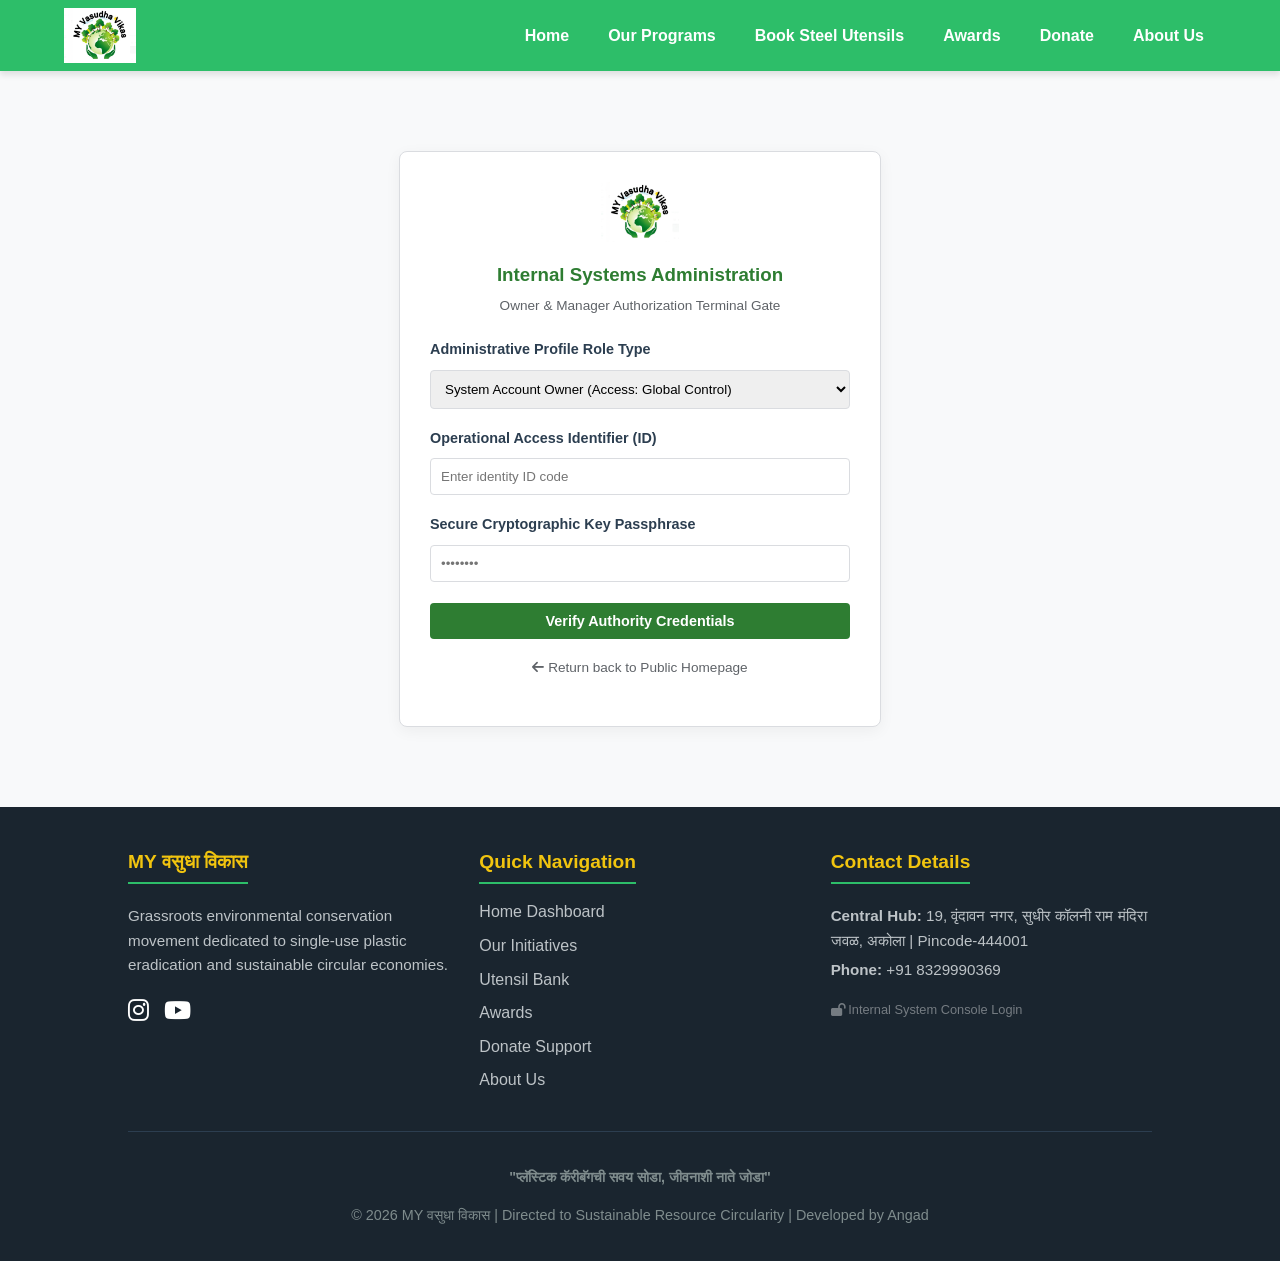
<file: admin.html>
<!DOCTYPE html>
<html lang="en">
<head>
    <meta charset="UTF-8">
    <meta name="viewport" content="width=device-width, initial-scale=1.0">
    <title>Admin Portal - MY वसुधा विकास</title>
    <link rel="stylesheet" href="https://cdnjs.cloudflare.com/ajax/libs/font-awesome/6.4.0/css/all.min.css">
    <link rel="stylesheet" href="style.css">
    <style>
        .admin-auth-shield-container { max-width: 420px; margin: 80px auto; padding: 30px; background: #fff; border: 1px solid #dadce0; border-radius: 8px; box-shadow: 0 4px 15px rgba(0,0,0,0.05); }
        .admin-dashboard-layout { max-width: 1100px; margin: 30px auto; padding: 20px; display: none; }
        .control-panel-grid-card { background: #fff; border: 1px solid #dadce0; border-radius: 8px; padding: 20px; margin-bottom: 25px; box-shadow: 0 2px 5px rgba(0,0,0,0.02); }
        .auth-input-field { width: 100%; padding: 10px; margin: 8px 0 16px 0; border: 1px solid #dadce0; border-radius: 4px; box-sizing: border-box; }
        .tab-indicator-badge { font-size: 0.75rem; padding: 3px 8px; background: #2e7d32; color: #fff; border-radius: 12px; text-transform: uppercase; letter-spacing: 0.5px; }
        .management-review-row { border-bottom: 1px solid #dadce0; padding: 15px 0; }
        .destructive-btn { background: #d32f2f; color: white; border: none; padding: 6px 12px; border-radius: 4px; cursor: pointer; font-size: 0.85rem; }
        .destructive-btn:hover { background: #b71c1c; }
        .sheet-external-link-banner { background: #e8f0fe; border: 1px solid #aecbfa; border-radius: 6px; padding: 15px; display: flex; align-items: center; justify-content: space-between; margin-bottom: 25px; }
        
        .management-form-layout { display: grid; grid-template-columns: repeat(auto-fit, minmax(200px, 1fr)); gap: 15px; margin-bottom: 20px; padding: 15px; background: #f8f9fa; border: 1px solid #e0e0e0; border-radius: 6px; }
        .management-form-layout input, .management-form-layout textarea { padding: 8px; border: 1px solid #dadce0; border-radius: 4px; font-size: 0.9rem; width: 100%; box-sizing: border-box; }
        .data-table-view { width: 100%; border-collapse: collapse; margin-top: 15px; font-size: 0.9rem; }
        .data-table-view th, .data-table-view td { border: 1px solid #dadce0; padding: 10px; text-align: left; }
        .data-table-view th { background: #f1f3f4; color: #202124; }
        .thumb-preview { height: 40px; border-radius: 4px; object-fit: contain; }

        .sync-status-indicator { display: inline-block; padding: 4px 10px; border-radius: 20px; font-size: 0.8rem; font-weight: 700; margin-left: 10px; }
        .status-synced { background-color: #e8f5e9; color: #2e7d32; }
        .status-syncing { background-color: #fff3e0; color: #ef6c00; }
    </style>
</head>
<body style="background-color: #f8f9fa;">
    <header>
    <div class="logo" onclick="window.location.href='index.html'">
        <img src="logo.png" alt="My Vasudha Vikas Logo">
    </div>
    <nav>
        <ul>
            <li><a href="index.html" id="nav-home">Home</a></li>
            <li><a href="programs.html" id="nav-programs">Our Programs</a></li>
            <li><a href="booking.html" id="nav-booking">Book Steel Utensils</a></li>
            <li><a href="awards.html" id="nav-awards">Awards</a></li>
            <li><a href="donate.html" id="nav-donate">Donate</a></li>
            <li><a href="about.html" id="nav-about">About Us</a></li>
        </ul>
    </nav>
</header>
    <div class="admin-auth-shield-container" id="authGateGuardDisplayView">
        <div style="text-align: center; margin-bottom: 20px;">
            <img src="logo.png" alt="Logo" style="height: 60px; object-fit: contain;">
            <h3 style="margin: 10px 0 5px 0; color: #2e7d32;">Internal Systems Administration</h3>
            <p style="color: #5f6368; font-size: 0.85rem; margin: 0;">Owner & Manager Authorization Terminal Gate</p>
        </div>
        
        <label style="font-weight: 600; font-size: 0.9rem;">Administrative Profile Role Type</label>
        <select id="authRoleProfileSelect" class="auth-input-field">
            <option value="owner">System Account Owner (Access: Global Control)</option>
            <option value="manager">Operations General Manager (Access: Standard Operations)</option>
        </select>

        <label style="font-weight: 600; font-size: 0.9rem;">Operational Access Identifier (ID)</label>
        <input type="text" id="authProfileIdentificationString" class="auth-input-field" placeholder="Enter identity ID code">

        <label style="font-weight: 600; font-size: 0.9rem;">Secure Cryptographic Key Passphrase</label>
        <input type="password" id="authProfilePassphraseKey" class="auth-input-field" placeholder="••••••••">

        <button class="interactive-action-btn-primary" style="width: 100%; margin: 5px 0 0 0;" onclick="authenticateAccessCredentials()">Verify Authority Credentials</button>
        <p style="text-align: center; margin-top: 15px;"><a href="index.html" style="font-size: 0.85rem; color: #5f6368; text-decoration: none;"><i class="fa-solid fa-arrow-left"></i> Return back to Public Homepage</a></p>
    </div>

    <div class="admin-dashboard-layout" id="protectedDashboardWorkspaceDisplayView">
        <div style="display: flex; justify-content: space-between; align-items: center; margin-bottom: 30px; border-bottom: 2px solid #2e7d32; padding-bottom: 10px;">
            <div>
                <h2 style="margin: 0; color: #2e7d32;"><i class="fa-solid fa-gauge-high"></i> Administrative Control Terminal</h2>
                <div style="margin-top: 5px; display: flex; align-items: center;">
                    <span style="font-size: 0.9rem; color: #5f6368;">Session: <strong id="activeSessionIdentityToken" class="tab-indicator-badge"></strong></span>
                    <span id="syncIndicator" class="sync-status-indicator status-synced"><i class="fa-solid fa-cloud-check"></i> Connected</span>
                </div>
            </div>
            <button class="destructive-btn" style="background:#5f6368;" onclick="invalidateActiveSessionTerm()"><i class="fa-solid fa-power-off"></i> Secure Terminal Logout</button>
        </div>

        <div class="sheet-external-link-banner">
            <div style="display: flex; align-items: center; gap: 12px;">
                <i class="fa-solid fa-table-list style-sheet-icon" style="font-size: 2rem; color: #1a73e8;"></i>
                <div>
                    <h4 style="margin: 0; color: #1a73e8;">Vasudha Vikas Operations Log Allocation Ledger</h4>
                    <p style="margin: 3px 0 0 0; font-size: 0.85rem; color: #5f6368;">Access real-time inventory listings, financial donation track records, and steel utensil reservations database.</p>
                </div>
            </div>
            <a href="https://docs.google.com/spreadsheets/d/1P3_Q8eR_dYt_R-3e-clpqubVmyGc0veNCCIkUSjoKmU/edit?usp=sharing" target="_blank" class="interactive-action-btn-primary" style="margin: 0; text-decoration: none; display: inline-block; text-align: center;">
                <i class="fa-solid fa-arrow-up-right-from-square"></i> Launch Google Sheet
            </a>
        </div>

        <div class="control-panel-grid-card">
            <h3><i class="fa-solid fa-earth-americas"></i> Environmental Programs & Initiatives Matrix</h3>
            <p style="font-size: 0.85rem; color: #5f6368; margin-top: -5px;">Add, adjust, or completely configure action portfolios synced with your secondary sheets server pipeline.</p>
            
            <div class="management-form-layout" style="grid-template-columns: 1fr 1fr;">
                <input type="hidden" id="programEditId">
                <input type="text" id="programKeyInput" placeholder="Unique Key/Slug (e.g., steel, cloth, school)">
                <input type="text" id="programTitleInput" placeholder="Program Official Title">
                <input type="text" id="programPrimaryImgInput" placeholder="Thumbnail Main Image (e.g., steel_main.jpg)">
                <input type="text" id="programCarouselInput" placeholder="Gallery Images Array (Comma-separated: img1.jpg, img2.jpg)">
                <textarea id="programDescInput" rows="2" style="grid-column: span 2;" placeholder="Comprehensive Program Description Narrative..."></textarea>
                <input type="text" id="programBenefitsInput" placeholder="Key Community Benefits Summary">
                <input type="text" id="programImpactsInput" placeholder="Strategic Metrical Environmental Impacts">
                <div style="grid-column: span 2;">
                    <button class="interactive-action-btn-primary" style="margin:0; width:100%; padding:12px;" onclick="saveProgramRecordItem()"><i class="fa-solid fa-floppy-disk"></i> Synchronize Program Data to Cloud</button>
                    <button class="destructive-btn" style="margin-top:5px; width:100%; display:none;" id="cancelProgramEditBtn" onclick="clearProgramFormInputs()">Cancel Edit</button>
                </div>
            </div>

            <table class="data-table-view">
                <thead>
                    <tr>
                        <th>Preview</th>
                        <th>Slug/Title</th>
                        <th>Metrics & Impact Context Data</th>
                        <th>Actions</th>
                    </tr>
                </thead>
                <tbody id="programsManagementTableBody"></tbody>
            </table>
        </div>

        <div class="control-panel-grid-card">
            <h3><i class="fa-solid fa-trophy"></i> Honors & Excellence Awards Management</h3>
            <p style="font-size: 0.85rem; color: #5f6368; margin-top: -5px;">Add, edit, or remove entries displayed on the public accolades page.</p>
            
            <div class="management-form-layout">
                <input type="hidden" id="awardEditId">
                <input type="text" id="awardTitleInput" placeholder="Award Title (e.g., Eco-Warrior Medal)">
                <input type="text" id="awardImgInput" placeholder="Image Filename (e.g., award1.jpeg)">
                <textarea id="awardDescInput" rows="2" placeholder="Detailed Expandable Description Copy..."></textarea>
                <div>
                    <button class="interactive-action-btn-primary" style="margin: 0; width: 100%; padding: 10px;" onclick="saveAwardRecordItem()"><i class="fa-solid fa-floppy-disk"></i> Save Award</button>
                    <button class="destructive-btn" style="margin-top: 5px; width: 100%; display: none;" id="cancelAwardEditBtn" onclick="clearAwardFormInputs()">Cancel Edit</button>
                </div>
            </div>

            <table class="data-table-view">
                <thead>
                    <tr>
                        <th>Preview</th>
                        <th>Award Title</th>
                        <th>Description</th>
                        <th>Actions</th>
                    </tr>
                </thead>
                <tbody id="awardsManagementTableBody"></tbody>
            </table>
        </div>

        <div class="control-panel-grid-card">
            <h3><i class="fa-solid fa-newspaper"></i> Newspaper Cuttings & Press Catalog</h3>
            <p style="font-size: 0.85rem; color: #5f6368; margin-top: -5px;">Manage publication clips and newspaper cuttings cleanly.</p>
            
            <div class="management-form-layout">
                <input type="hidden" id="pressEditId">
                <input type="text" id="pressTitleInput" placeholder="Publication/Clipping Title (e.g., Dainik Bhaskar News)">
                <input type="text" id="pressImgInput" placeholder="Image Filename (e.g., cutting1.jpeg)">
                <div>
                    <button class="interactive-action-btn-primary" style="margin: 0; width: 100%; padding: 10px;" onclick="savePressRecordItem()"><i class="fa-solid fa-floppy-disk"></i> Save Clipping</button>
                    <button class="destructive-btn" style="margin-top: 5px; width: 100%; display: none;" id="cancelPressEditBtn" onclick="clearPressFormInputs()">Cancel Edit</button>
                </div>
            </div>

            <table class="data-table-view">
                <thead>
                    <tr>
                        <th>Preview</th>
                        <th>Clipping Title</th>
                        <th>Actions</th>
                    </tr>
                </thead>
                <tbody id="pressManagementTableBody"></tbody>
            </table>
        </div>

        <div class="control-panel-grid-card">
            <h3><i class="fa-solid fa-bullhorn"></i> Broadcast Live Homepage Announcement Banner</h3>
            <p style="font-size: 0.85rem; color: #5f6368; margin-top: -5px;">Disseminate critical environmental news updates instantly.</p>
            <textarea id="announcementInputBodyText" rows="2" style="width:100%; padding:10px; border:1px solid #dadce0; border-radius:4px; box-sizing:border-box;" placeholder="Type new announcement message context here..."></textarea>
            <div style="margin-top: 10px; display: flex; gap: 10px;">
                <button class="interactive-action-btn-primary" style="margin: 0;" onclick="publishLiveAnnouncementItemStream()"><i class="fa-solid fa-paper-plane"></i> Publish To Homepage</button>
                <button class="destructive-btn" onclick="purgeLiveAnnouncementStream()"><i class="fa-solid fa-eraser"></i> Wipe Active Announcement</button>
            </div>
        </div>

        <div class="control-panel-grid-card">
            <h3><i class="fa-solid fa-shield-halved"></i> Moderation Engine: Filter Community Reviews</h3>
            <div id="adminReviewManagementTargetWorkspaceFeed"></div>
        </div>
    </div>

    <script>
        // PRIMARY APP OBJECTS BACKEND HOOK ENDPOINTS
        const PRIMARY_SCRIPT_URL = 'https://script.google.com/macros/s/AKfycbz3k0dW1WNOl0aYeNmy1T0OaWqVb5Gn8gIjbhkzdkyUK3nKk5uQjmkmK_Er62ug_q2BOQ/exec';
        const PROGRAMS_DEDICATED_URL = 'https://script.google.com/macros/s/AKfycby15VnsjnFDRhTLp1-o8JQMl5E5yxO0n-H3jxvzjq24S7guxAGbG7tiw1AtmC-Xt7Fo/exec';

        const MASTER_AUTH_REGISTRY = {
            owner: { id: "owner@akola", pass: "vasudhaOwner2026" },
            manager: { id: "manager@akola", pass: "vasudhaManager2026" }
        };

        let currentAuthenticatedRoleType = null;

        function setSyncStatus(isSynced) {
            const indicator = document.getElementById('syncIndicator');
            if(isSynced) {
                indicator.className = "sync-status-indicator status-synced";
                indicator.innerHTML = `<i class="fa-solid fa-cloud-check"></i> Cloud Synced`;
            } else {
                indicator.className = "sync-status-indicator status-syncing";
                indicator.innerHTML = `<i class="fa-solid fa-spinner fa-spin"></i> Syncing to Cloud...`;
            }
        }

        function authenticateAccessCredentials() {
            const selectedRole = document.getElementById('authRoleProfileSelect').value;
            const inputID = document.getElementById('authProfileIdentificationString').value.trim();
            const inputPass = document.getElementById('authProfilePassphraseKey').value;

            if(inputID === MASTER_AUTH_REGISTRY[selectedRole].id && inputPass === MASTER_AUTH_REGISTRY[selectedRole].pass) {
                currentAuthenticatedRoleType = selectedRole;
                document.getElementById('authGateGuardDisplayView').style.display = "none";
                document.getElementById('protectedDashboardWorkspaceDisplayView').style.display = "block";
                document.getElementById('activeSessionIdentityToken').innerText = selectedRole;
                
                pullGlobalDatabaseState();
            } else {
                alert("Invalid configuration authorization parameters.");
            }
        }

        function pullGlobalDatabaseState() {
            setSyncStatus(false);
            
            // 1. Pull core segments from Primary Router URL
            fetch(`${PRIMARY_SCRIPT_URL}?action=getAllData`)
                .then(res => res.json())
                .then(data => {
                    localStorage.setItem('vasudha_awards_db', JSON.stringify(data.awards || []));
                    localStorage.setItem('vasudha_press_db', JSON.stringify(data.press || []));
                    localStorage.setItem('vasudha_reviews_db', JSON.stringify(data.reviews || []));
                    if(data.announcement) {
                        document.getElementById('announcementInputBodyText').value = data.announcement.content || "";
                        localStorage.setItem('vasudha_live_announcement', JSON.stringify(data.announcement));
                    }
                    renderAwardsDashboardTable();
                    renderPressDashboardTable();
                    renderAdministrationMasterFeed();
                    
                    // 2. Fetch specialized program modules from Dedicated Programs URL
                    return fetch(`${PROGRAMS_DEDICATED_URL}?action=getAllData`);
                })
                .then(res => res.json())
                .then(progData => {
                    localStorage.setItem('vasudha_programs_db', JSON.stringify(progData.programs || []));
                    renderProgramsDashboardTable();
                    setSyncStatus(true);
                })
                .catch(err => {
                    console.error("Local caching fallback layout activated:", err);
                    setSyncStatus(true);
                });
        }

        function pushPrimaryDatabaseState(targetAction) {
            setSyncStatus(false);
            const awards = JSON.parse(localStorage.getItem('vasudha_awards_db')) || [];
            const press = JSON.parse(localStorage.getItem('vasudha_press_db')) || [];
            const reviews = JSON.parse(localStorage.getItem('vasudha_reviews_db')) || [];
            const announcement = localStorage.getItem('vasudha_live_announcement') ? 
                                 JSON.parse(localStorage.getItem('vasudha_live_announcement')) : null;

            fetch(PRIMARY_SCRIPT_URL, {
                method: "POST",
                mode: "no-cors",
                headers: { "Content-Type": "text/plain" },
                body: JSON.stringify({
                    action: targetAction || "syncAdminData",
                    awards: awards,
                    press: press,
                    reviews: reviews,
                    announcement: announcement
                })
            }).then(() => setTimeout(() => setSyncStatus(true), 1200));
        }

        /* ========================================================
           ENVIRONMENTAL INITIATIVES CORE METHODS
           ======================================================== */
        function renderProgramsDashboardTable() {
            const programs = JSON.parse(localStorage.getItem('vasudha_programs_db')) || [];
            const tbody = document.getElementById('programsManagementTableBody');
            tbody.innerHTML = '';
            
            programs.forEach(item => {
                tbody.innerHTML += `
                    <tr>
                        <td><img src="${item.primaryImg}" class="thumb-preview" onerror="this.src='logo.png';"></td>
                        <td><span class="tab-indicator-badge" style="background:#1a73e8;">${item.key}</span><br><strong>${item.title}</strong></td>
                        <td><small><strong>Benefits:</strong> ${item.benefits}<br><strong>Impact:</strong> ${item.impacts}</small></td>
                        <td>
                            <button class="interactive-action-btn-primary" style="margin:0; padding:4px 8px; font-size:0.8rem;" onclick="editProgramRecordItem(${item.id})"><i class="fa-solid fa-pen-to-square"></i></button>
                            <button class="destructive-btn" style="padding:4px 8px; font-size:0.8rem;" onclick="deleteProgramRecordItem(${item.id})"><i class="fa-solid fa-trash"></i></button>
                        </td>
                    </tr>
                `;
            });
        }

        function saveProgramRecordItem() {
            const id = document.getElementById('programEditId').value;
            const key = document.getElementById('programKeyInput').value.trim().toLowerCase();
            const title = document.getElementById('programTitleInput').value.trim();
            const primaryImg = document.getElementById('programPrimaryImgInput').value.trim();
            const carouselStr = document.getElementById('programCarouselInput').value.trim();
            const desc = document.getElementById('programDescInput').value.trim();
            const benefits = document.getElementById('programBenefitsInput').value.trim();
            const impacts = document.getElementById('programImpactsInput').value.trim();

            if(!key || !title || !primaryImg || !desc) return alert("Please fill mandatory program parameters completely.");

            const imagesArray = carouselStr ? carouselStr.split(',').map(s => s.trim()) : [primaryImg];
            const targetId = id ? parseInt(id) : Date.now();

            const programPayload = { id: targetId, key, title, primaryImg, images: imagesArray, desc, benefits, impacts };

            setSyncStatus(false);
            fetch(PROGRAMS_DEDICATED_URL, {
                method: 'POST',
                mode: 'no-cors',
                headers: { "Content-Type": "text/plain" },
                body: JSON.stringify({ action: 'saveProgram', data: programPayload })
            }).then(() => {
                clearProgramFormInputs();
                alert("Initiative profile synced into dedicated spreadsheet database successfully!");
                pullGlobalDatabaseState();
            });
        }

        function editProgramRecordItem(id) {
            const programs = JSON.parse(localStorage.getItem('vasudha_programs_db')) || [];
            const match = programs.find(p => p.id == id);
            if(match) {
                document.getElementById('programEditId').value = match.id;
                document.getElementById('programKeyInput').value = match.key;
                document.getElementById('programTitleInput').value = match.title;
                document.getElementById('programPrimaryImgInput').value = match.primaryImg;
                document.getElementById('programCarouselInput').value = match.images ? match.images.join(', ') : '';
                document.getElementById('programDescInput').value = match.desc;
                document.getElementById('programBenefitsInput').value = match.benefits;
                document.getElementById('programImpactsInput').value = match.impacts;
                document.getElementById('cancelProgramEditBtn').style.display = 'inline-block';
            }
        }

        function deleteProgramRecordItem(id) {
            if(confirm("Permanently delete this program profile entry across sheets servers?")) {
                setSyncStatus(false);
                fetch(PROGRAMS_DEDICATED_URL, {
                    method: 'POST',
                    mode: 'no-cors',
                    headers: { "Content-Type": "text/plain" },
                    body: JSON.stringify({ action: 'deleteProgram', id: id })
                }).then(() => {
                    alert("Entry deleted successfully.");
                    pullGlobalDatabaseState();
                });
            }
        }

        function clearProgramFormInputs() {
            document.getElementById('programEditId').value = '';
            document.getElementById('programKeyInput').value = '';
            document.getElementById('programTitleInput').value = '';
            document.getElementById('programPrimaryImgInput').value = '';
            document.getElementById('programCarouselInput').value = '';
            document.getElementById('programDescInput').value = '';
            document.getElementById('programBenefitsInput').value = '';
            document.getElementById('programImpactsInput').value = '';
            document.getElementById('cancelProgramEditBtn').style.display = 'none';
        }

        /* ========================================================
           AWARDS & PRESS CORE IMPLEMENTATION
           ======================================================== */
        function renderAwardsDashboardTable() {
            const awards = JSON.parse(localStorage.getItem('vasudha_awards_db')) || [];
            const tbody = document.getElementById('awardsManagementTableBody');
            tbody.innerHTML = '';
            awards.forEach(item => {
                tbody.innerHTML += `<tr><td><img src="${item.img}" class="thumb-preview" onerror="this.src='logo.png';"></td><td><strong>${item.title}</strong></td><td>${item.desc}</td><td><button class="interactive-action-btn-primary" style="margin:0; padding:4px 8px;" onclick="editAwardRecordItem(${item.id})"><i class="fa-solid fa-pen-to-square"></i></button><button class="destructive-btn" style="padding:4px 8px;" onclick="deleteAwardRecordItem(${item.id})"><i class="fa-solid fa-trash"></i></button></td></tr>`;
            });
        }
        function saveAwardRecordItem() {
            const id = document.getElementById('awardEditId').value;
            const title = document.getElementById('awardTitleInput').value.trim();
            const img = document.getElementById('awardImgInput').value.trim();
            const desc = document.getElementById('awardDescInput').value.trim();
            if(!title || !img || !desc) return alert("Fill all fields.");
            let awards = JSON.parse(localStorage.getItem('vasudha_awards_db')) || [];
            if(id) { awards = awards.map(i => i.id == id ? { id: parseInt(id), title, img, desc } : i); } 
            else { awards.push({ id: Date.now(), title, img, desc }); }
            localStorage.setItem('vasudha_awards_db', JSON.stringify(awards));
            clearAwardFormInputs(); renderAwardsDashboardTable(); pushPrimaryDatabaseState("syncAwardsData");
        }
        function editAwardRecordItem(id) {
            const awards = JSON.parse(localStorage.getItem('vasudha_awards_db')) || [];
            const match = awards.find(i => i.id == id);
            if(match) { document.getElementById('awardEditId').value = match.id; document.getElementById('awardTitleInput').value = match.title; document.getElementById('awardImgInput').value = match.img; document.getElementById('awardDescInput').value = match.desc; document.getElementById('cancelAwardEditBtn').style.display = 'inline-block'; }
        }
        function deleteAwardRecordItem(id) {
            if(confirm("Delete award?")) { let awards = JSON.parse(localStorage.getItem('vasudha_awards_db')) || []; awards = awards.filter(i => i.id != id); localStorage.setItem('vasudha_awards_db', JSON.stringify(awards)); renderAwardsDashboardTable(); pushPrimaryDatabaseState("syncAwardsData"); }
        }
        function clearAwardFormInputs() { document.getElementById('awardEditId').value = ''; document.getElementById('awardTitleInput').value = ''; document.getElementById('awardImgInput').value = ''; document.getElementById('awardDescInput').value = ''; document.getElementById('cancelAwardEditBtn').style.display = 'none'; }

        function renderPressDashboardTable() {
            const press = JSON.parse(localStorage.getItem('vasudha_press_db')) || [];
            const tbody = document.getElementById('pressManagementTableBody');
            tbody.innerHTML = '';
            press.forEach(item => {
                tbody.innerHTML += `<tr><td><img src="${item.img}" class="thumb-preview" onerror="this.src='logo.png';"></td><td><strong>${item.title}</strong></td><td><button class="interactive-action-btn-primary" style="margin:0; padding:4px 8px;" onclick="editPressRecordItem(${item.id})"><i class="fa-solid fa-pen-to-square"></i></button><button class="destructive-btn" style="padding:4px 8px;" onclick="deletePressRecordItem(${item.id})"><i class="fa-solid fa-trash"></i></button></td></tr>`;
            });
        }
        function savePressRecordItem() {
            const id = document.getElementById('pressEditId').value;
            const title = document.getElementById('pressTitleInput').value.trim();
            const img = document.getElementById('pressImgInput').value.trim();
            if(!title || !img) return alert("Fill fields.");
            let press = JSON.parse(localStorage.getItem('vasudha_press_db')) || [];
            if(id) { press = press.map(i => i.id == id ? { id: parseInt(id), title, img } : i); } 
            else { press.push({ id: Date.now(), title, img }); }
            localStorage.setItem('vasudha_press_db', JSON.stringify(press));
            clearPressFormInputs(); renderPressDashboardTable(); pushPrimaryDatabaseState("syncAwardsData");
        }
        function editPressRecordItem(id) {
            const press = JSON.parse(localStorage.getItem('vasudha_press_db')) || [];
            const match = press.find(i => i.id == id);
            if(match) { document.getElementById('pressEditId').value = match.id; document.getElementById('pressTitleInput').value = match.title; document.getElementById('pressImgInput').value = match.img; document.getElementById('cancelPressEditBtn').style.display = 'inline-block'; }
        }
        function deletePressRecordItem(id) {
            if(confirm("Delete press item?")) { let press = JSON.parse(localStorage.getItem('vasudha_press_db')) || []; press = press.filter(i => i.id != id); localStorage.setItem('vasudha_press_db', JSON.stringify(press)); renderPressDashboardTable(); pushPrimaryDatabaseState("syncAwardsData"); }
        }
        function clearPressFormInputs() { document.getElementById('pressEditId').value = ''; document.getElementById('pressTitleInput').value = ''; document.getElementById('pressImgInput').value = ''; document.getElementById('cancelPressEditBtn').style.display = 'none'; }

        /* ========================================================
           REVIEWS MODERATION SUITE
           ======================================================== */
        function loadDatabaseStorageState() { return JSON.parse(localStorage.getItem('vasudha_reviews_db')) || []; }
        function writeDatabaseStorageState(arr) { localStorage.setItem('vasudha_reviews_db', JSON.stringify(arr)); renderAdministrationMasterFeed(); pushPrimaryDatabaseState("syncReviewsData"); }
        function renderAdministrationMasterFeed() {
            const reviews = loadDatabaseStorageState(); const container = document.getElementById('adminReviewManagementTargetWorkspaceFeed'); container.innerHTML = "";
            if(reviews.length === 0) { container.innerHTML = `<p style="color:#7f8c8d; font-style:italic;">No customer logs found.</p>`; return; }
            reviews.forEach(review => {
                let repliesHtml = ""; if(review.replies) { review.replies.forEach((rep, rIdx) => { repliesHtml += `<div style="background:#f1f3f4; padding:6px; margin-top:5px; border-radius:4px; font-size:0.85rem; display:flex; justify-content:space-between;"><span><strong>${rep.author}:</strong> ${rep.text}</span><button style="background:none; border:none; color:#c0392b;" onclick="deleteTargetSubReplyRow(${review.id}, ${rIdx})">Delete</button></div>`; }); }
                container.innerHTML += `<div class="management-review-row"><div style="display:flex; justify-content:space-between;"><span><strong>${review.author}</strong> (${review.timestamp}) - ${review.rating}★</span><button class="destructive-btn" onclick="executePurgeReviewRow(${review.id})">Remove</button></div><p style="background:#fff; padding:8px; border:1px solid #e0e0e0; margin:5px 0;">${review.text}</p><div style="margin-top:5px; padding-left:10px; border-left:2px solid #ccc;"><div style="display:flex; gap:5px;"><input type="text" id="adminReplyTextNode-${review.id}" placeholder="Reply..." style="flex-grow:1; padding:4px;"><button class="interactive-action-btn-primary" style="margin:0; padding:4px;" onclick="executeAdminReplyInjection(${review.id})">Post</button></div>${repliesHtml}</div></div>`;
            });
        }
        function executePurgeReviewRow(id) { if(confirm("Remove review?")) { let db = loadDatabaseStorageState(); db = db.filter(r => r.id !== id); writeDatabaseStorageState(db); } }
        function executeAdminReplyInjection(id) {
            const txt = document.getElementById(`adminReplyTextNode-${id}`).value.trim(); if(!txt) return;
            const db = loadDatabaseStorageState(); const idx = db.findIndex(r => r.id === id);
            if(idx !== -1) { if(!db[idx].replies) db[idx].replies = []; db[idx].replies.push({ id: Date.now(), author: currentAuthenticatedRoleType === "owner" ? "MY वसुधा विकास (Owner)" : "MY वसुधा विकास (Owner)", text: txt }); writeDatabaseStorageState(db); }
        }
        function deleteTargetSubReplyRow(reviewId, replyIndex) { const db = loadDatabaseStorageState(); const idx = db.findIndex(r => r.id === reviewId); if(idx !== -1) { db[idx].replies.splice(replyIndex, 1); writeDatabaseStorageState(db); } }
        function publishLiveAnnouncementItemStream() { const text = document.getElementById('announcementInputBodyText').value.trim(); if(!text) return; localStorage.setItem('vasudha_live_announcement', JSON.stringify({ content: text, role: "Management", date: new Date().toLocaleDateString('en-IN') })); pushPrimaryDatabaseState("syncAnnouncementData"); alert("Published Announcement."); }
        function purgeLiveAnnouncementStream() { localStorage.removeItem('vasudha_live_announcement'); pushPrimaryDatabaseState("syncAnnouncementData"); alert("Cleared Announcement."); }
        function invalidateActiveSessionTerm() { currentAuthenticatedRoleType = null; document.getElementById('protectedDashboardWorkspaceDisplayView').style.display = "none"; document.getElementById('authGateGuardDisplayView').style.display = "block"; }
    </script>
</body>
<footer>
    <div class="footer-grid">
        <div class="footer-col">
            <h4>MY वसुधा विकास</h4>
            <p>Grassroots environmental conservation movement dedicated to single-use plastic eradication and sustainable circular economies.</p>
            <div class="social-links">
                <a href="https://www.instagram.com/myvasudhavikas/" target="_blank" class="insta-icon" title="Instagram"><i class="fab fa-instagram"></i></a>
                <a href="https://www.youtube.com/@Myवसुधाविकास" target="_blank" class="youtube-icon" title="YouTube"><i class="fab fa-youtube"></i></a>
            </div>
        </div>
        <div class="footer-col">
            <h4>Quick Navigation</h4>
            <ul>
                <li><a href="index.html">Home Dashboard</a></li>
                <li><a href="programs.html">Our Initiatives</a></li>
                <li><a href="booking.html">Utensil Bank</a></li>
                <li><a href="awards.html">Awards</a></li>
                <li><a href="donate.html">Donate Support</a></li>
                <li><a href="about.html">About Us</a></li>
            </ul>
        </div>
        <div class="footer-col">
            <h4>Contact Details</h4>
            <p><strong>Central Hub:</strong> 19, वृंदावन नगर, सुधीर कॉलनी राम मंदिरा जवळ, अकोला | Pincode-444001</p>
            <p><strong>Phone:</strong> +91 8329990369</p>
            <!-- NEW Gate Access Node Key added cleanly inside original structural footprint parameters -->
            <p style="margin-top: 15px;"><a href="admin.html" style="color: rgba(255,255,255,0.4); text-decoration: none; font-size: 0.8rem;"><i class="fa-solid fa-lock-open"></i> Internal System Console Login</a></p>
        </div>
    </div>
    <div class="footer-bottom">
        <p><strong>"प्लॅस्टिक कॅरीबॅगची सवय सोडा, जीवनाशी नाते जोडा"</strong></p>
        <p>&copy; 2026 MY वसुधा विकास | Directed to Sustainable Resource Circularity | Developed by Angad</p>
    </div>
</footer>
</html>
</file>
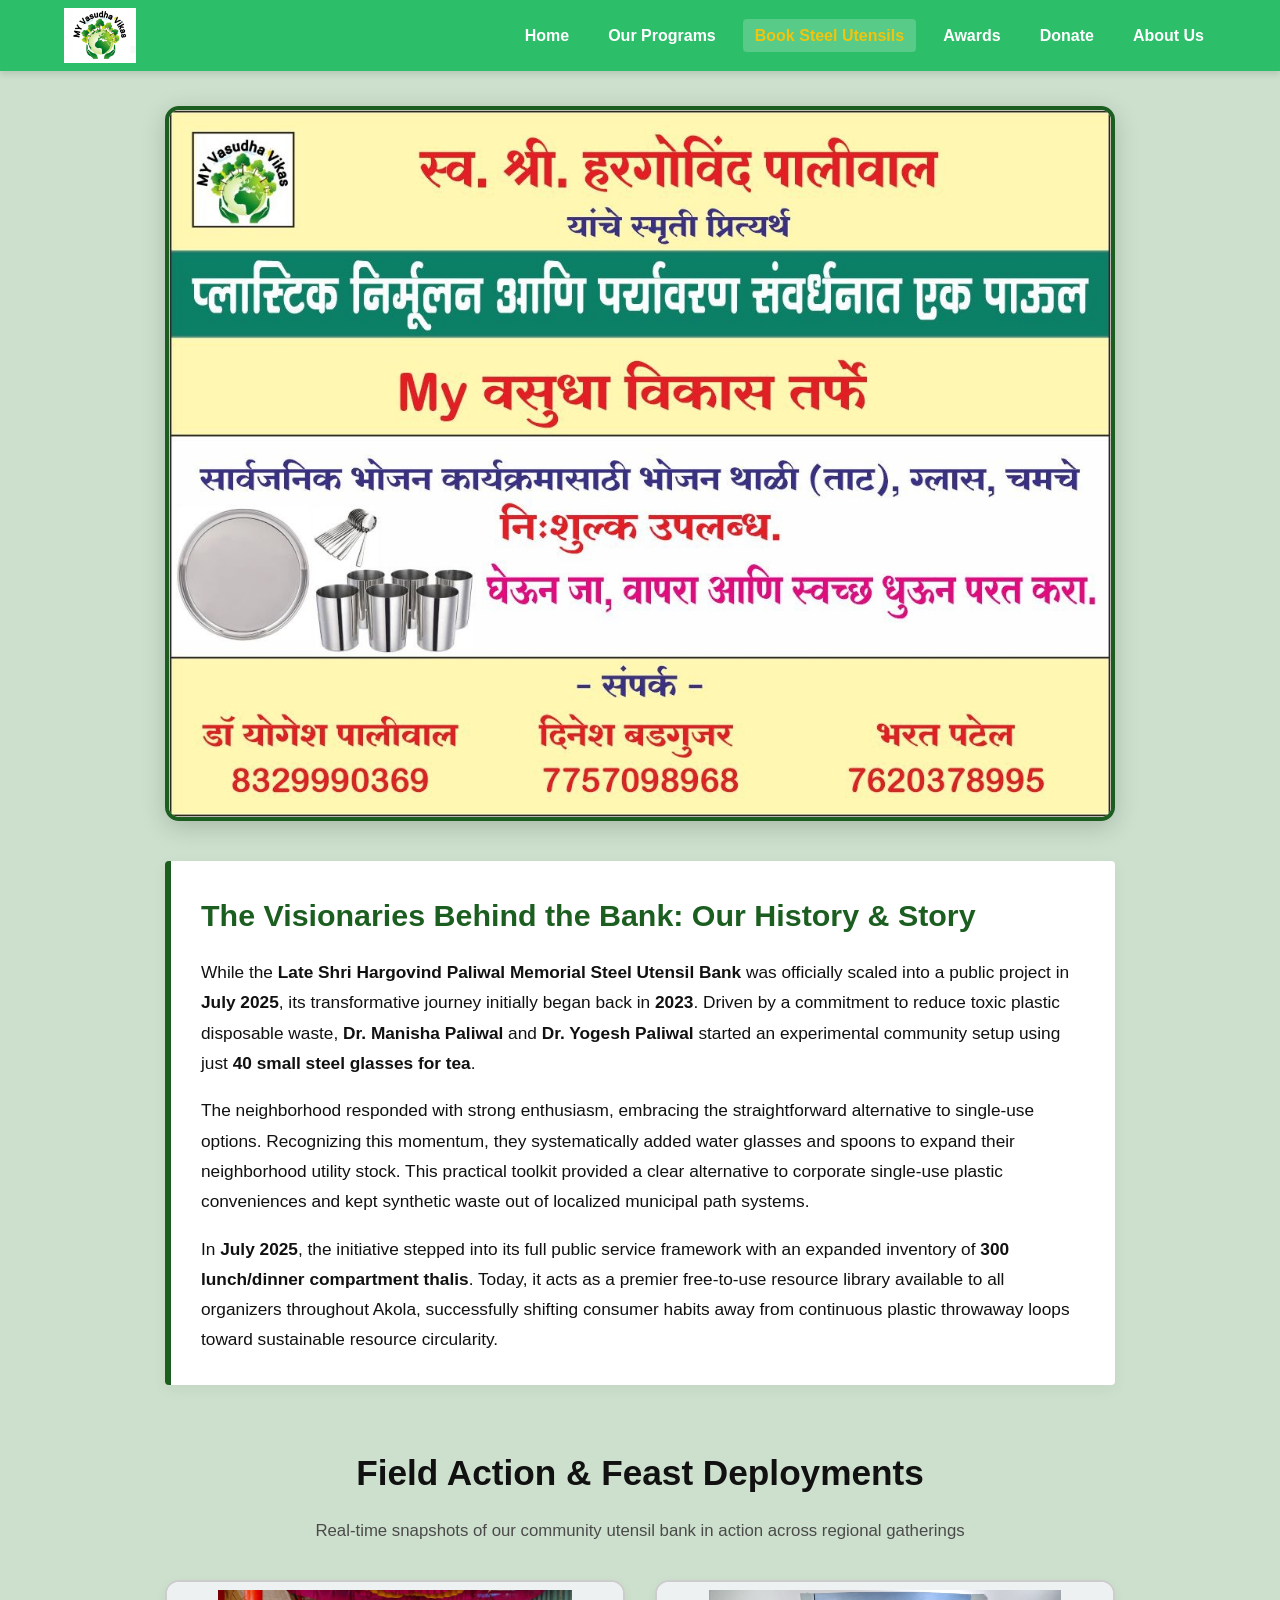
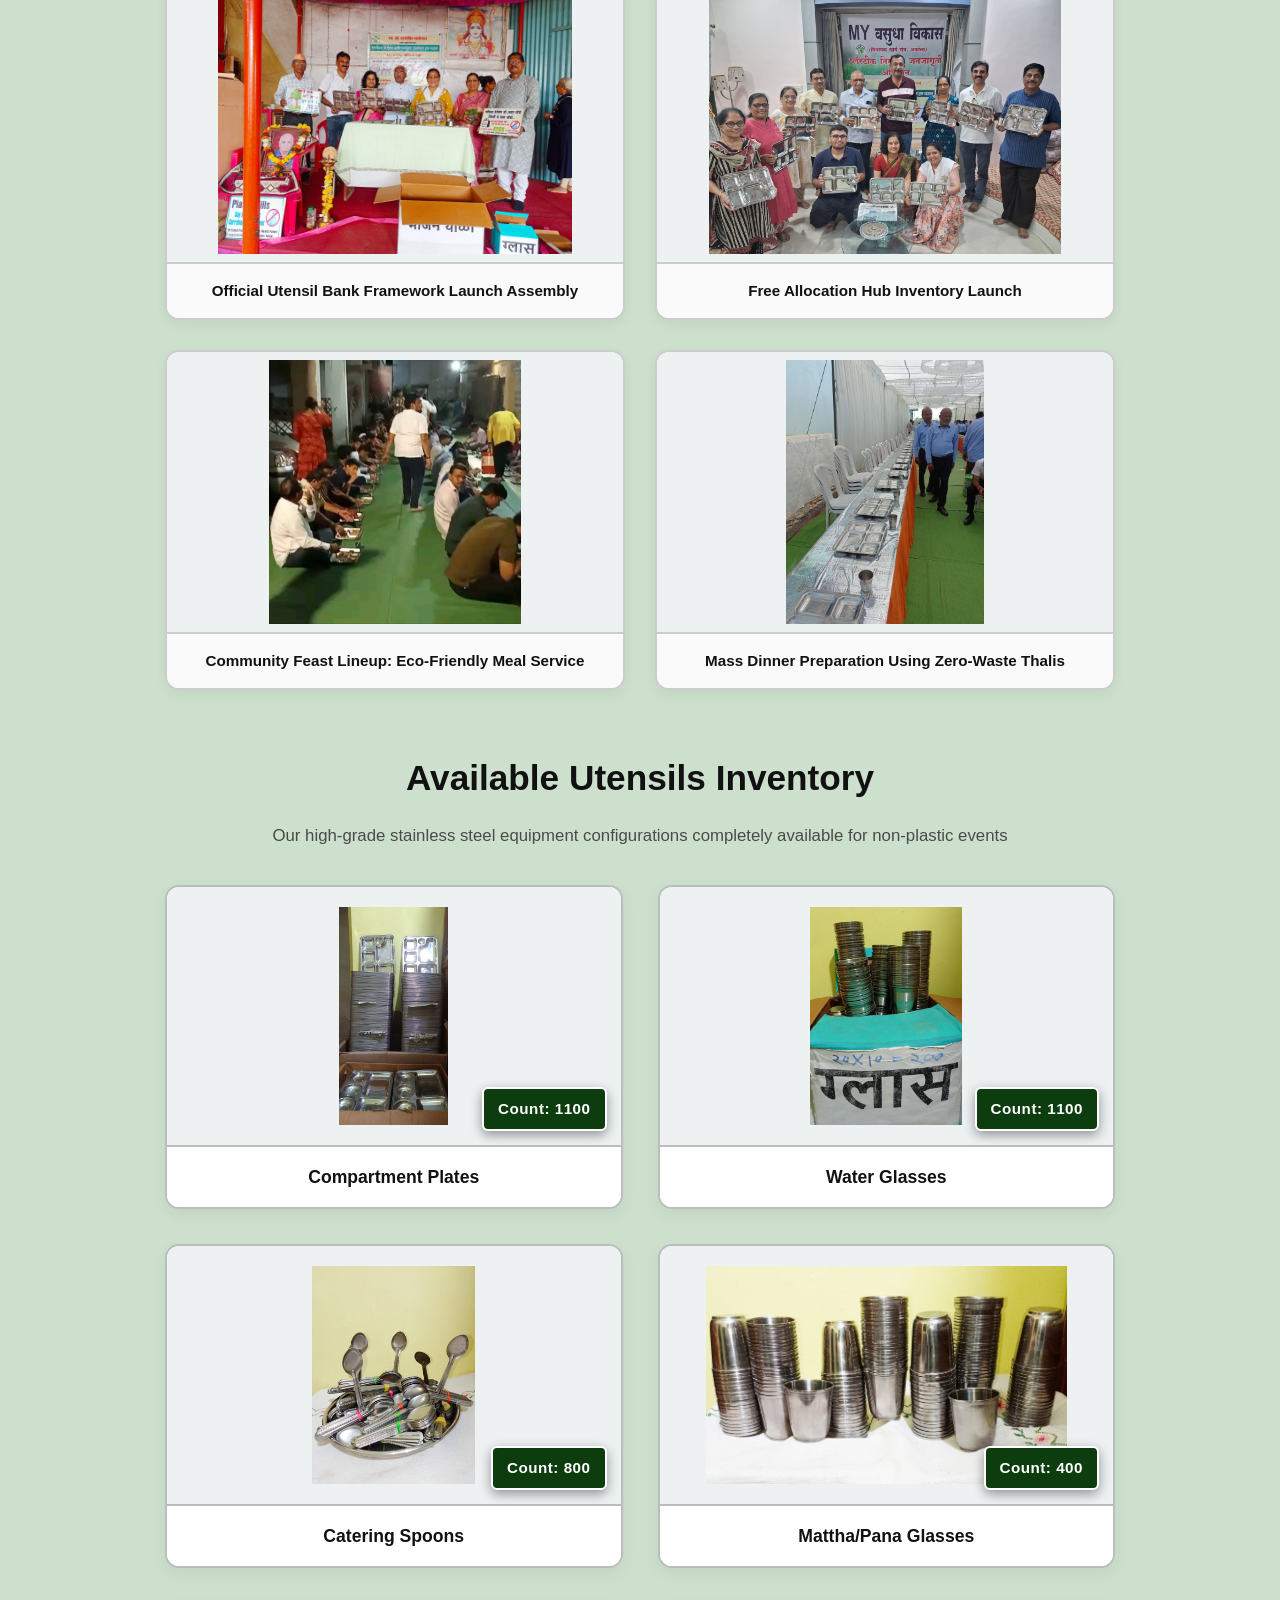
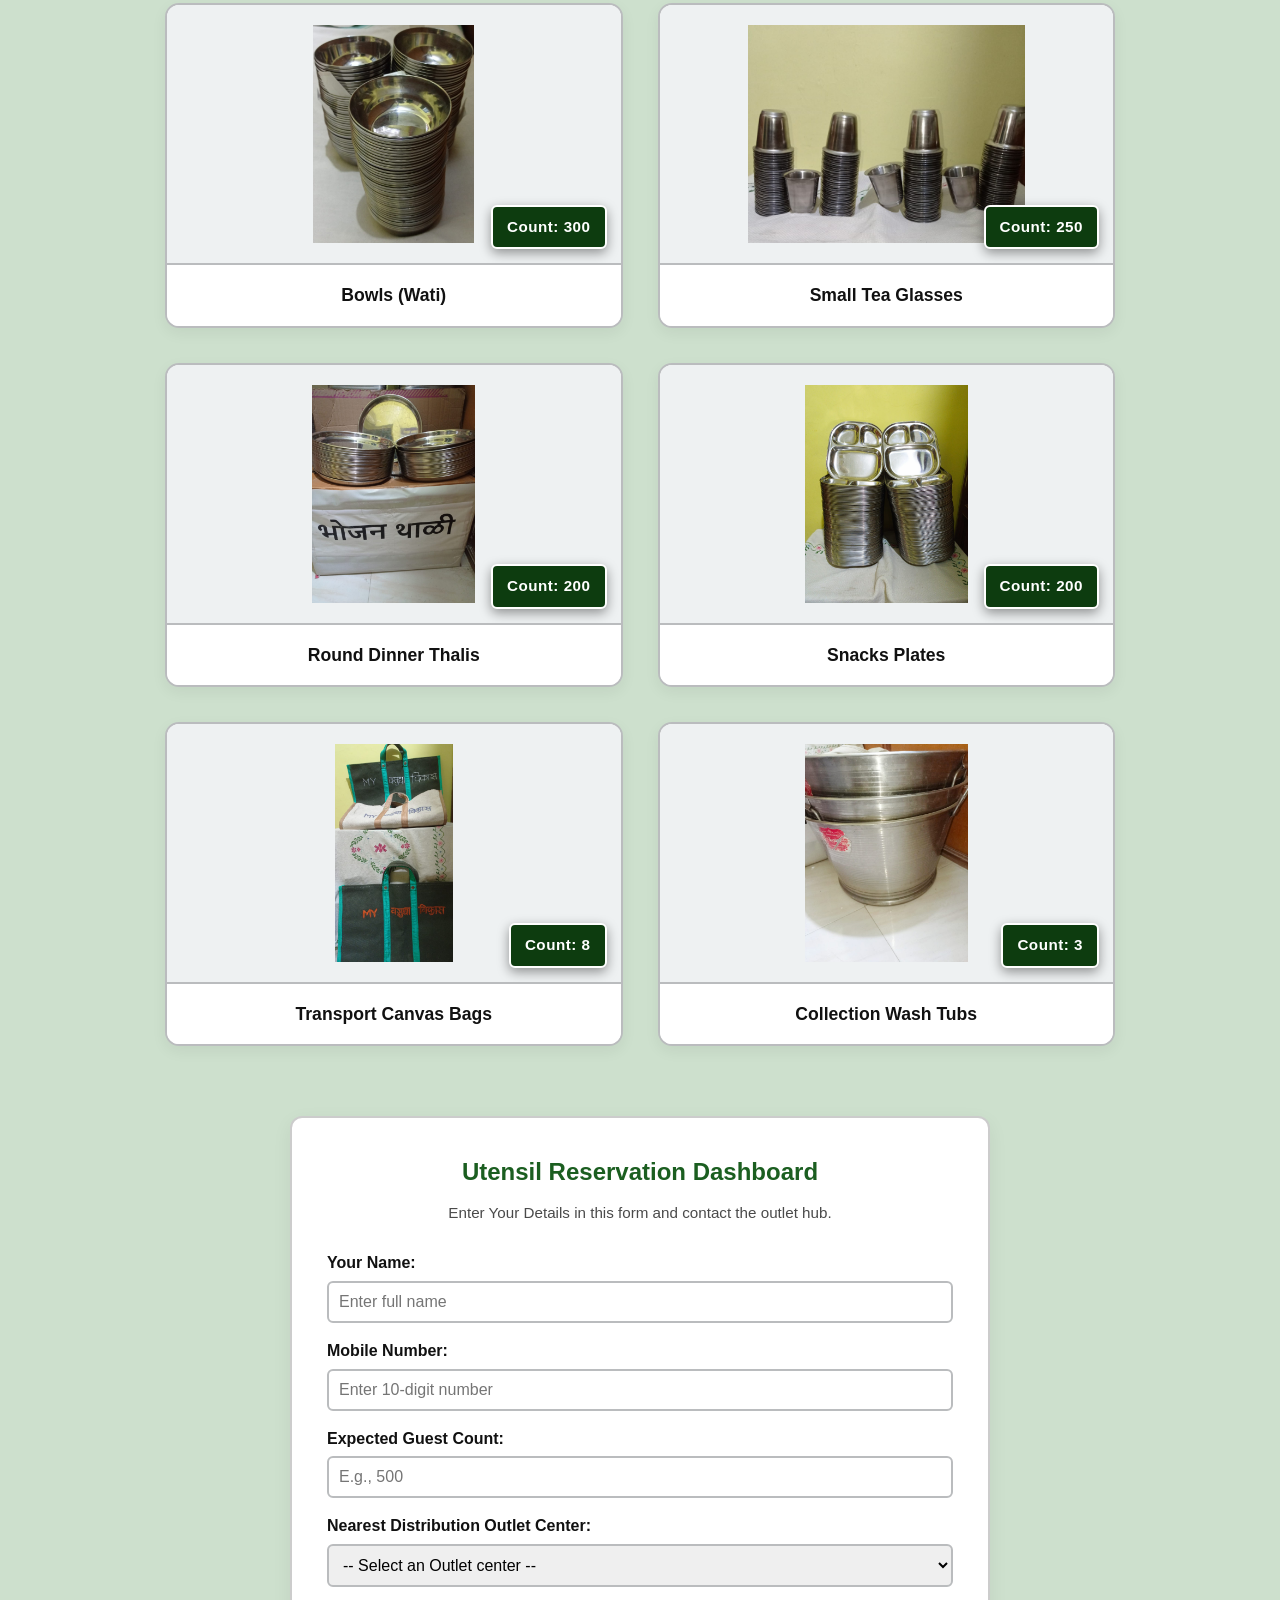
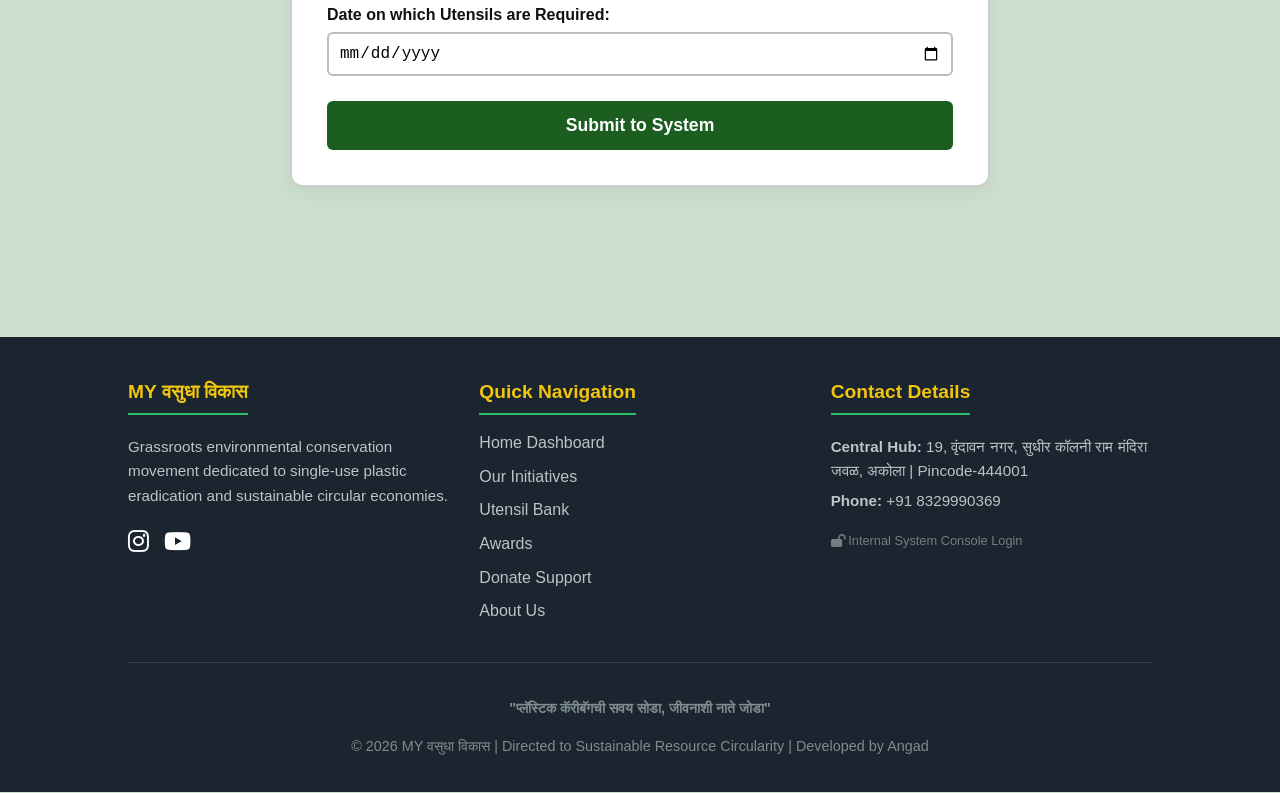
<file: booking.html>
<!DOCTYPE html>
<html lang="en">
<head>
    <meta charset="UTF-8">
    <meta name="viewport" content="width=device-width, initial-scale=1.0">
    <title>Book Steel Utensils | MY वसुधा विकास</title>
    <link rel="stylesheet" href="https://cdnjs.cloudflare.com/ajax/libs/font-awesome/6.4.0/css/all.min.css">
    <link rel="stylesheet" href="style.css">
    <style>
        /* ========================================================
           HIGH-CONTRAST PROFESSIONAL RE-DESIGN STYLES
           ======================================================== */
        :root {
            --primary-green: #1b5e20; /* Deepest Forest Green for sharp readability */
            --accent-green: #2e7d32;
            --light-green: #e8f5e9;
            --text-dark: #111111; /* Deep rich black */
            --text-muted: #4a4a4a;
            --card-border: #cccccc; /* Higher contrast borders */
        }

        /* 1. Official Framed Service Banner Poster */
        .official-poster-container {
            width: 100%;
            max-width: 950px;
            margin: 25px auto;
            border-radius: 14px;
            overflow: hidden;
            box-shadow: 0 6px 25px rgba(0,0,0,0.18);
            background-color: #ffffff;
            border: 4px solid var(--primary-green);
            box-sizing: border-box;
        }

        .official-poster-container img {
            width: 100%;
            height: auto;
            display: block;
        }

        /* 2. History & Core Narrative Section Layout */
        .history-narrative-block {
            background: #ffffff;
            border-left: 6px solid var(--primary-green);
            padding: 30px;
            margin: 40px auto;
            max-width: 950px;
            border-radius: 4px;
            box-shadow: 0 4px 15px rgba(0,0,0,0.05);
            box-sizing: border-box;
        }

        .history-narrative-block h2 {
            color: var(--primary-green);
            margin-top: 0;
            font-size: 1.9rem;
            margin-bottom: 15px;
            font-weight: 700;
        }

        .history-narrative-block p {
            font-size: 1.08rem;
            line-height: 1.75;
            color: var(--text-dark);
            margin-bottom: 15px;
        }

        .history-narrative-block p:last-child {
            margin-bottom: 0;
        }

        /* Global Structural Headings */
        .section-main-title {
            text-align: center;
            font-size: 2.2rem;
            color: var(--text-dark);
            margin-top: 60px;
            margin-bottom: 6px;
            font-weight: 700;
        }

        .section-main-subtitle {
            text-align: center;
            color: var(--text-muted);
            margin-bottom: 35px;
            font-size: 1.05rem;
            font-weight: 500;
        }

        /* 3. Feast Actions Gallery Component Grid - FIXED TO GROUPS OF 2 */
        .event-gallery-grid {
            display: grid;
            grid-template-columns: repeat(2, 1fr);
            gap: 30px;
            max-width: 950px;
            margin: 0 auto 60px auto;
        }

        .gallery-card {
            background: #ffffff;
            border: 2px solid var(--card-border);
            border-radius: 14px;
            overflow: hidden;
            box-shadow: 0 4px 12px rgba(0,0,0,0.06);
            transition: transform 0.25s ease, box-shadow 0.25s ease;
        }

        .gallery-card:hover {
            transform: translateY(-5px);
            box-shadow: 0 10px 25px rgba(0,0,0,0.15);
        }

        .gallery-image-wrapper {
            width: 100%;
            height: 280px;
            overflow: hidden;
            background-color: #eef1f2;
            display: flex;
            align-items: center;
            justify-content: center;
            padding: 8px;
            box-sizing: border-box;
        }

        .gallery-image-wrapper img {
            max-width: 100%;
            max-height: 100%;
            width: auto;
            height: auto;
            object-fit: contain;
        }

        .gallery-caption {
            padding: 15px;
            font-size: 0.95rem;
            color: var(--text-dark);
            font-weight: 600;
            text-align: center;
            background-color: #fafafa;
            border-top: 2px solid var(--card-border);
        }

        /* 4. Inventory Catalog Showcase Component Grid - FIXED TO GROUPS OF 2 */
        .inventory-display-grid {
            display: grid;
            grid-template-columns: repeat(2, 1fr);
            gap: 35px;
            max-width: 950px;
            margin: 0 auto 70px auto;
        }

        .inventory-item-card {
            background: #ffffff;
            border: 2px solid #babcbe;
            border-radius: 14px;
            overflow: hidden;
            box-shadow: 0 5px 15px rgba(0,0,0,0.06);
            display: flex;
            flex-direction: column;
            position: relative;
            transition: border-color 0.2s ease, box-shadow 0.2s ease;
        }

        .inventory-item-card:hover {
            border-color: var(--accent-green);
            box-shadow: 0 8px 20px rgba(0,0,0,0.12);
        }

        .inventory-img-box {
            width: 100%;
            height: 260px;
            overflow: hidden;
            background-color: #eef1f2;
            position: relative;
            display: flex;
            align-items: center;
            justify-content: center;
            padding: 20px;
            box-sizing: border-box;
            border-bottom: 2px solid #babcbe;
        }

        .inventory-img-box img {
            max-width: 100%;
            max-height: 100%;
            width: auto;
            height: auto;
            object-fit: contain;
        }

        /* FIXED STUNNING HIGH-VISIBILITY TEXT BADGE OVERLAY */
        .quantity-count-badge {
            position: absolute;
            bottom: 14px;
            right: 14px;
            background-color: #0d3c0f !important;
            color: #ffffff !important;
            padding: 8px 14px;
            border-radius: 6px;
            font-weight: 800;
            font-size: 0.95rem;
            letter-spacing: 0.5px;
            box-shadow: 0 4px 12px rgba(0,0,0,0.4);
            border: 2px solid #ffffff !important;
            z-index: 10;
        }

        .inventory-meta {
            padding: 16px 12px;
            text-align: center;
            background-color: #ffffff;
            margin-top: auto;
        }

        .inventory-meta h4 {
            margin: 0;
            font-size: 1.1rem;
            color: var(--text-dark);
            font-weight: 700;
        }

        /* 5. Booking Panel Reservation Form Dashboard */
        .booking-container {
            max-width: 700px;
            margin: 40px auto 70px auto;
            background: #ffffff;
            border: 2px solid var(--card-border);
            border-radius: 12px;
            padding: 35px;
            box-shadow: 0 6px 20px rgba(0,0,0,0.06);
            box-sizing: border-box;
        }
        
        .form-group label {
            font-weight: 700;
            color: var(--text-dark);
        }
        
        .form-group input, .form-group select {
            border: 2px solid #babcbe;
            border-radius: 6px;
            padding: 10px;
            color: #000000;
            font-size: 1rem;
        }
        
        .form-group input:focus, .form-group select:focus {
            border-color: var(--accent-green);
            outline: none;
        }

        @media (max-width: 600px) {
            .event-gallery-grid, .inventory-display-grid {
                grid-template-columns: 1fr;
                gap: 20px;
            }
            .inventory-img-box {
                height: 220px;
            }
        }
    </style>
</head>
<header>
    <div class="logo" onclick="window.location.href='index.html'">
        <img src="logo.png" alt="My Vasudha Vikas Logo">
    </div>
    <nav>
        <ul>
            <li><a href="index.html" id="nav-home">Home</a></li>
            <li><a href="programs.html" id="nav-programs">Our Programs</a></li>
            <li><a href="booking.html" id="nav-booking">Book Steel Utensils</a></li>
            <li><a href="awards.html" id="nav-awards">Awards</a></li>
            <li><a href="donate.html" id="nav-donate">Donate</a></li>
            <li><a href="about.html" id="nav-about">About Us</a></li>
        </ul>
    </nav>
</header>
<body>

    <main class="page-section" style="padding-top: 10px; padding-left: 4%; padding-right: 4%;">
        
        <div class="official-poster-container">
            <img src="WhatsApp Image 2026-05-30 at 21.39.jpeg" alt="Late Shri Hargovind Paliwal Memorial Steel Utensil Bank Banner Frame">
        </div>

        <div class="history-narrative-block">
            <h2>The Visionaries Behind the Bank: Our History & Story</h2>
            <p>While the <strong>Late Shri Hargovind Paliwal Memorial Steel Utensil Bank</strong> was officially scaled into a public project in <strong>July 2025</strong>, its transformative journey initially began back in <strong>2023</strong>. Driven by a commitment to reduce toxic plastic disposable waste, <strong>Dr. Manisha Paliwal</strong> and <strong>Dr. Yogesh Paliwal</strong> started an experimental community setup using just <strong>40 small steel glasses for tea</strong>.</p>
            <p>The neighborhood responded with strong enthusiasm, embracing the straightforward alternative to single-use options. Recognizing this momentum, they systematically added water glasses and spoons to expand their neighborhood utility stock. This practical toolkit provided a clear alternative to corporate single-use plastic conveniences and kept synthetic waste out of localized municipal path systems.</p>
            <p>In <strong>July 2025</strong>, the initiative stepped into its full public service framework with an expanded inventory of <strong>300 lunch/dinner compartment thalis</strong>. Today, it acts as a premier free-to-use resource library available to all organizers throughout Akola, successfully shifting consumer habits away from continuous plastic throwaway loops toward sustainable resource circularity.</p>
        </div>

        <h2 class="section-main-title">Field Action & Feast Deployments</h2>
        <p class="section-main-subtitle">Real-time snapshots of our community utensil bank in action across regional gatherings</p>
        
        <div class="event-gallery-grid">
            <div class="gallery-card">
                <div class="gallery-image-wrapper">
                    <img src="WhatsApp Image 2026-05-30 at 21.39.14.jpeg" alt="Official Launch Setup Picture">
                </div>
                <div class="gallery-caption">Official Utensil Bank Framework Launch Assembly</div>
            </div>
            <div class="gallery-card">
                <div class="gallery-image-wrapper">
                    <img src="WhatsApp Image 2026-05-18 at 21.32.30.jpeg" alt="Team Allocation Gathering">
                </div>
                <div class="gallery-caption">Free Allocation Hub Inventory Launch</div>
            </div>
            <div class="gallery-card">
                <div class="gallery-image-wrapper">
                    <img src="WhatsApp Image 2026-06-01 at 05.18.17.jpeg" alt="Mass community public feast lines">
                </div>
                <div class="gallery-caption">Community Feast Lineup: Eco-Friendly Meal Service</div>
            </div>
            <div class="gallery-card">
                <div class="gallery-image-wrapper">
                    <img src="WhatsApp Image 2026-06-01 at 05.20.21.jpeg" alt="Banquet Table Arrangement Thalis">
                </div>
                <div class="gallery-caption">Mass Dinner Preparation Using Zero-Waste Thalis</div>
            </div>
        </div>

        <h2 class="section-main-title">Available Utensils Inventory</h2>
        <p class="section-main-subtitle">Our high-grade stainless steel equipment configurations completely available for non-plastic events</p>

        <div class="inventory-display-grid">
            <div class="inventory-item-card">
                <div class="inventory-img-box">
                    <img src="Compartment plates 1100.jpeg" alt="Compartment plates">
                    <span class="quantity-count-badge">Count: 1100</span>
                </div>
                <div class="inventory-meta"><h4>Compartment Plates</h4></div>
            </div>
            <div class="inventory-item-card">
                <div class="inventory-img-box">
                    <img src="Water glass 1100.jpeg" alt="Water glass">
                    <span class="quantity-count-badge">Count: 1100</span>
                </div>
                <div class="inventory-meta"><h4>Water Glasses</h4></div>
            </div>
            <div class="inventory-item-card">
                <div class="inventory-img-box">
                    <img src="Spoons 800.jpeg" alt="Spoons">
                    <span class="quantity-count-badge">Count: 800</span>
                </div>
                <div class="inventory-meta"><h4>Catering Spoons</h4></div>
            </div>
            <div class="inventory-item-card">
                <div class="inventory-img-box">
                    <img src="Mattha_Pana glass 400.jpeg" alt="Mattha Pana glass">
                    <span class="quantity-count-badge">Count: 400</span>
                </div>
                <div class="inventory-meta"><h4>Mattha/Pana Glasses</h4></div>
            </div>
            <div class="inventory-item-card">
                <div class="inventory-img-box">
                    <img src="Bowls 300.jpeg" alt="Bowls">
                    <span class="quantity-count-badge">Count: 300</span>
                </div>
                <div class="inventory-meta"><h4>Bowls (Wati)</h4></div>
            </div>
            <div class="inventory-item-card">
                <div class="inventory-img-box">
                    <img src="Small glass for tea 250.jpeg" alt="Small glass for tea">
                    <span class="quantity-count-badge">Count: 250</span>
                </div>
                <div class="inventory-meta"><h4>Small Tea Glasses</h4></div>
            </div>
            <div class="inventory-item-card">
                <div class="inventory-img-box">
                    <img src="Round plates 200.jpeg" alt="Round plates">
                    <span class="quantity-count-badge">Count: 200</span>
                </div>
                <div class="inventory-meta"><h4>Round Dinner Thalis</h4></div>
            </div>
            <div class="inventory-item-card">
                <div class="inventory-img-box">
                    <img src="Snacks plates 200.jpeg" alt="Snacks plates">
                    <span class="quantity-count-badge">Count: 200</span>
                </div>
                <div class="inventory-meta"><h4>Snacks Plates</h4></div>
            </div>
            <div class="inventory-item-card">
                <div class="inventory-img-box">
                    <img src="Bags to carry the Utensils 8.jpeg" alt="Bags to carry the Utensils">
                    <span class="quantity-count-badge">Count: 8</span>
                </div>
                <div class="inventory-meta"><h4>Transport Canvas Bags</h4></div>
            </div>
            <div class="inventory-item-card">
                <div class="inventory-img-box">
                    <img src="Waste Tub 3.jpeg" alt="Waste Tub">
                    <span class="quantity-count-badge">Count: 3</span>
                </div>
                <div class="inventory-meta"><h4>Collection Wash Tubs</h4></div>
            </div>
        </div>

        <!-- FORM IS PLACED DISTINCTLY AFTER IMAGES SECTIONS -->
        <div class="booking-container">
            <h2 style="margin-top:0; color: var(--primary-green); text-align: center; font-weight: 700;">Utensil Reservation Dashboard</h2>
            <p style="color: var(--text-muted); font-size: 0.95rem; text-align: center; margin-top:-10px; margin-bottom:25px; font-weight: 500;">
                Enter Your Details in this form and contact the outlet hub.
            </p>
            
            <form id="steelBankForm" name="bookingForm">
                <input type="hidden" name="targetSheet" value="Sheet1">
                
                <div class="form-group">
                    <label>Your Name:</label>
                    <input type="text" name="name" id="orgName" required placeholder="Enter full name">
                </div>
                <div class="form-group">
                    <label>Mobile Number:</label>
                    <input type="tel" name="mobile" id="mobileNumber" required placeholder="Enter 10-digit number" pattern="[0-9]{10}">
                </div>
                <div class="form-group">
                    <label>Expected Guest Count:</label>
                    <input type="number" name="guests" id="guestCount" required min="10" placeholder="E.g., 500">
                </div>
                <div class="form-group">
                    <label>Nearest Distribution Outlet Center:</label>
                    <select name="branch" id="branchSelect" required>
                        <option value="" disabled selected>-- Select an Outlet center --</option>
                        <option value="Vrindavan Nagar">Vrindavan Nagar Center (Dr. Yogesh Paliwal)</option>
                        <option value="Tapadiya Nagar">Tapadiya Nagar Center (Dinesh Badgujar)</option>
                        <option value="Malkapur">Malkapur Center (Bhagwan Rane)</option>
                        <option value="Akot Fail">Akot Fail Center (Meeratai Gotarkar)</option>
                    </select>
                </div>
                <div class="form-group">
                    <label>Date on which Utensils are Required:</label>
                    <input type="date" name="required_date" id="requiredDate" required>
                </div>
                <button type="submit" class="submit-btn" style="background-color: var(--primary-green); color:#fff; border:none; border-radius:6px; padding:14px; width:100%; font-size:1.1rem; font-weight:bold; cursor:pointer; margin-top: 10px;">Submit to System</button>
                <div id="loaderBooking" class="loader-text" style="display:none; text-align:center; margin-top:12px; color:var(--primary-green); font-weight:700;">Processing data stream safely... Please wait.</div>
            </form>

            <div id="booking-output" class="status-box" style="display:none; margin-top: 25px; border:2px solid #babcbe; padding:20px; border-radius:8px; background-color:#fafafa;">
                <h3 style="color: var(--primary-green); margin-top:0; font-weight: 700;">Allocation Model Verified</h3>
                <p style="font-size: 1rem;"><strong>Organizer Name:</strong> <span id="outName"></span> | <strong>Mobile:</strong> <span id="outMobile"></span></p>
                <p style="font-size: 1rem;">Calculated reusable items needed for your <span id="outGuests"></span> visitors:</p>
                <ul style="line-height:1.7; margin-bottom:20px; font-size: 1rem; color: #000000;">
                    <li><strong>Requirement Date:</strong> <span id="outDateReq" style="font-weight: bold; color: #d35400;"></span></li>
                    <li><strong>Stainless Steel Plates (Thalis):</strong> <span id="outPlates"></span> units</li>
                    <li><strong>Stainless Steel Tumbler Glasses:</strong> <span id="outGlasses"></span> units</li>
                    <li><strong>Stainless Steel Catering Spoons:</strong> <span id="outSpoons"></span> units</li>
                    <li><strong>Upcycled Serving Bowls (Donas saved):</strong> <span id="outBowls"></span> units</li>
                </ul>
                <div style="background: #e8f5e9; padding: 18px; border-radius: 6px; border-left: 5px solid var(--primary-green);">
                    <p style="margin:0; font-weight: bold; color: #1b5e20; font-size:0.95rem;">📋 REGISTRATION RECORDED — PLEASE CONNECT WITH YOUR OUTLET HEAD:</p>
                    <p style="margin: 10px 0 0 0; font-size: 1.1rem; color:#202124; line-height: 1.5;" id="outBranchContact"></p>
                    <p style="font-size: 0.85em; margin: 10px 0 0 0; color: #444; font-weight: 500;"><em>Note: All utensils are provided completely free of charge. Kindly wash and return them safely after use.</em></p>
                </div>
            </div>
        </div>

    </main>

    <script>
        document.getElementById('nav-booking').classList.add('active');
        const scriptURL = 'https://script.google.com/macros/s/AKfycbwRdnvZ2xZE74W0VbRMAXE941DINC5KK6bG9EaFH11DD8drP-HNiJpEMhntgeqqBb1juQ/exec';

        const contactsDirectory = {
            "Vrindavan Nagar": "<strong>Outlet Hub:</strong> Vrindavan Nagar, Near Sudhir Colony, Akola<br><strong>In-Charge Head:</strong> Dr. Yogesh Paliwal<br><strong>Contact:</strong> 8329990369",
            "Tapadiya Nagar": "<strong>Outlet Hub:</strong> Tapadiya Nagar, Akola<br><strong>In-Charge Head:</strong> Dinesh Badgujar<br><strong>Contact:</strong> 7757098968",
            "Malkapur": "<strong>Outlet Hub:</strong> Kothari Vatika, Malkapur, Akola<br><strong>In-Charge Head:</strong> Bhagwan Rane<br><strong>Contact:</strong> 9527366565",
            "Akot Fail": "<strong>Outlet Hub:</strong> Akot Fail, Akola<br><strong>In-Charge Head:</strong> Meeratai Gotarkar<br><strong>Contact:</strong> 9657726407"
        };

        const bookingForm = document.forms['bookingForm'];
        bookingForm.addEventListener('submit', e => {
            e.preventDefault();
            document.getElementById('loaderBooking').style.display = 'block';
            
            fetch(scriptURL, { method: 'POST', body: new FormData(bookingForm) })
              .then(response => {
                  document.getElementById('loaderBooking').style.display = 'none';
                  triggerBookingOutput();
              })
              .catch(error => {
                  document.getElementById('loaderBooking').style.display = 'none';
                  triggerBookingOutput(); 
              });
        });

        function triggerBookingOutput() {
            const name = document.getElementById('orgName').value;
            const mobile = document.getElementById('mobileNumber').value;
            const guests = parseInt(document.getElementById('guestCount').value);
            const branchKey = document.getElementById('branchSelect').value;
            const reqDate = document.getElementById('requiredDate').value;

            document.getElementById('outName').innerText = name;
            document.getElementById('outMobile').innerText = mobile;
            document.getElementById('outGuests').innerText = guests;
            document.getElementById('outPlates').innerText = guests;
            document.getElementById('outGlasses').innerText = guests;
            document.getElementById('outSpoons').innerText = guests;
            document.getElementById('outBowls').innerText = guests * 2;
            document.getElementById('outDateReq').innerText = reqDate;
            
            document.getElementById('outBranchContact').innerHTML = contactsDirectory[branchKey];
            document.getElementById('booking-output').style.display = 'block';
            bookingForm.reset();
        }
    </script>
</body>
<footer>
    <div class="footer-grid">
        <div class="footer-col">
            <h4>MY वसुधा विकास</h4>
            <p>Grassroots environmental conservation movement dedicated to single-use plastic eradication and sustainable circular economies.</p>
            <div class="social-links">
                <a href="https://www.instagram.com/myvasudhavikas/" target="_blank" class="insta-icon" title="Instagram"><i class="fab fa-instagram"></i></a>
                <a href="https://www.youtube.com/@Myवसुधाविकास" target="_blank" class="youtube-icon" title="YouTube"><i class="fab fa-youtube"></i></a>
            </div>
        </div>
        <div class="footer-col">
            <h4>Quick Navigation</h4>
            <ul>
                <li><a href="index.html">Home Dashboard</a></li>
                <li><a href="programs.html">Our Initiatives</a></li>
                <li><a href="booking.html">Utensil Bank</a></li>
                <li><a href="awards.html">Awards</a></li>
                <li><a href="donate.html">Donate Support</a></li>
                <li><a href="about.html">About Us</a></li>
            </ul>
        </div>
        <div class="footer-col">
            <h4>Contact Details</h4>
            <p><strong>Central Hub:</strong> 19, वृंदावन नगर, सुधीर कॉलनी राम मंदिरा जवळ, अकोला | Pincode-444001</p>
            <p><strong>Phone:</strong> +91 8329990369</p>
            <p style="margin-top: 15px;"><a href="admin.html" style="color: rgba(255,255,255,0.4); text-decoration: none; font-size: 0.8rem;"><i class="fa-solid fa-lock-open"></i> Internal System Console Login</a></p>
        </div>
    </div>
    <div class="footer-bottom">
        <p><strong>"प्लॅस्टिक कॅरीबॅगची सवय सोडा, जीवनाशी नाते जोडा"</strong></p>
        <p>&copy; 2026 MY वसुधा विकास | Directed to Sustainable Resource Circularity | Developed by Angad</p>
    </div>
</footer>
</html>
</file>
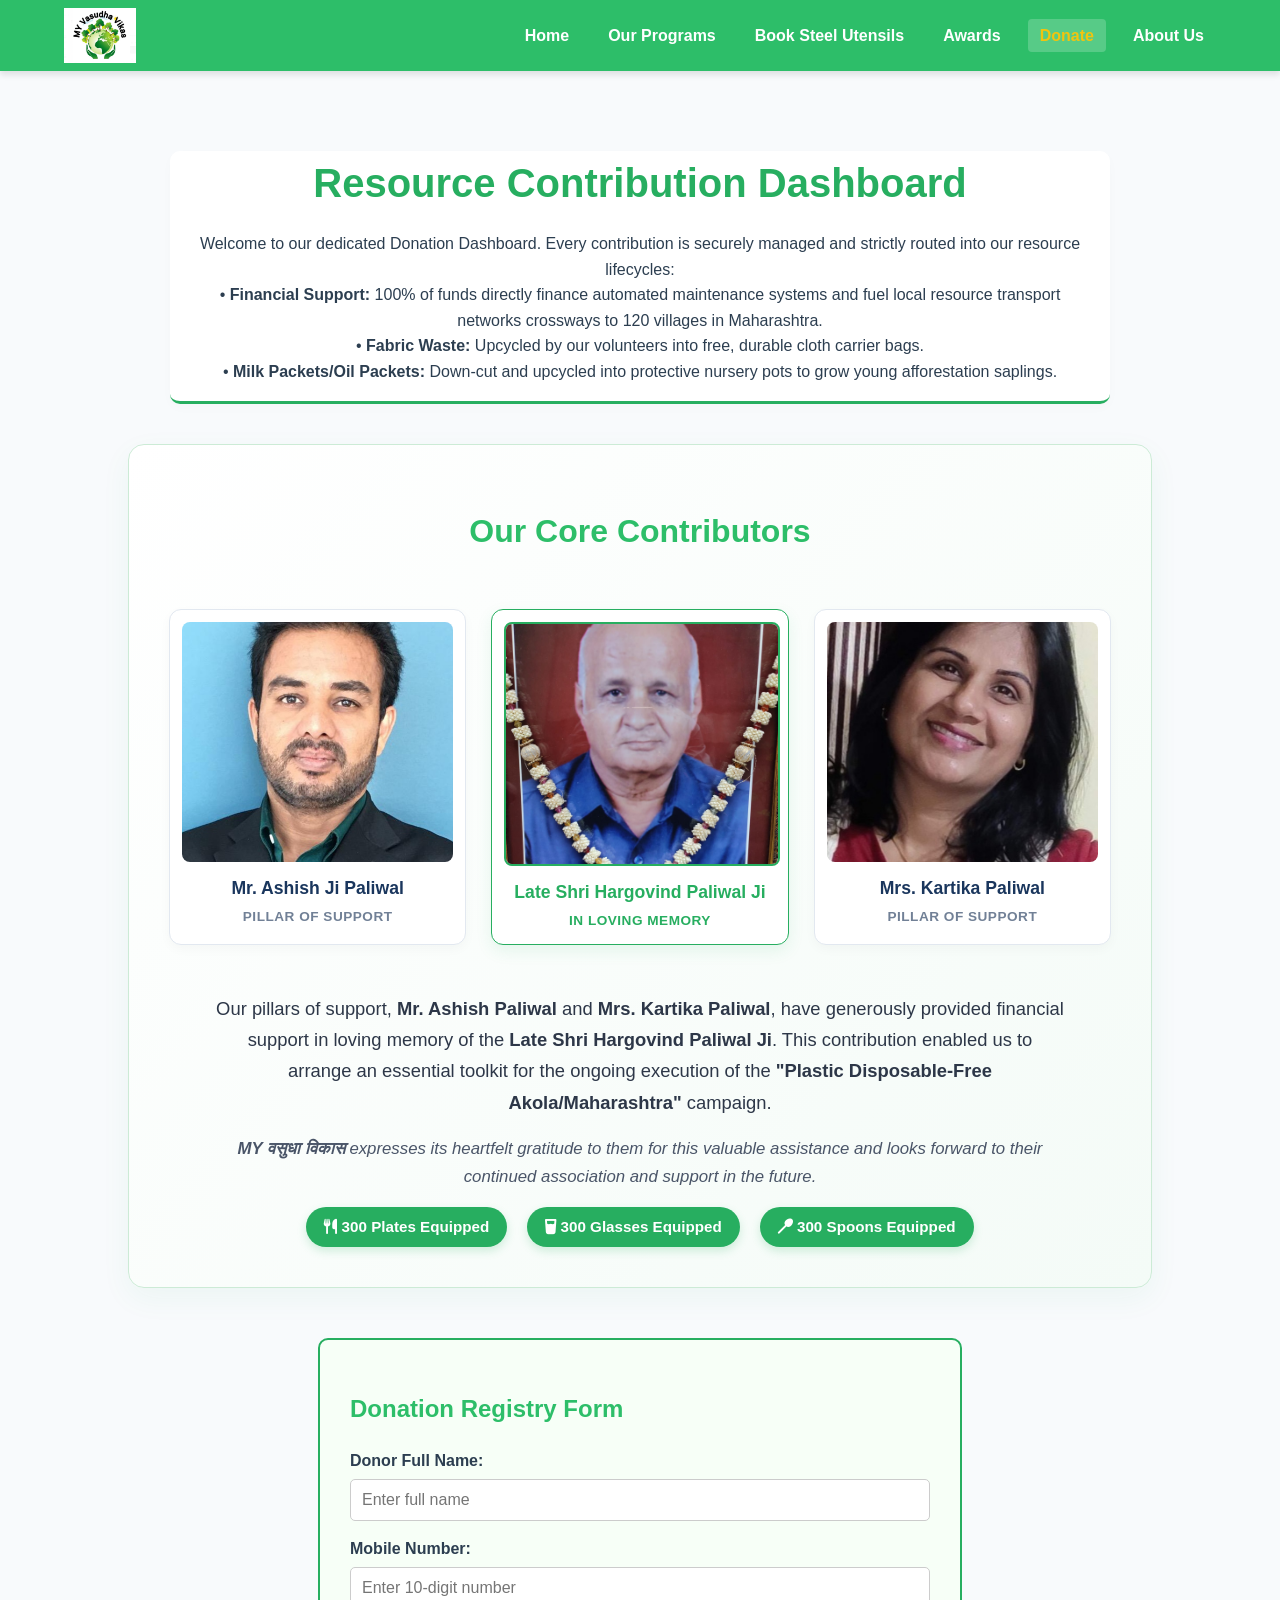
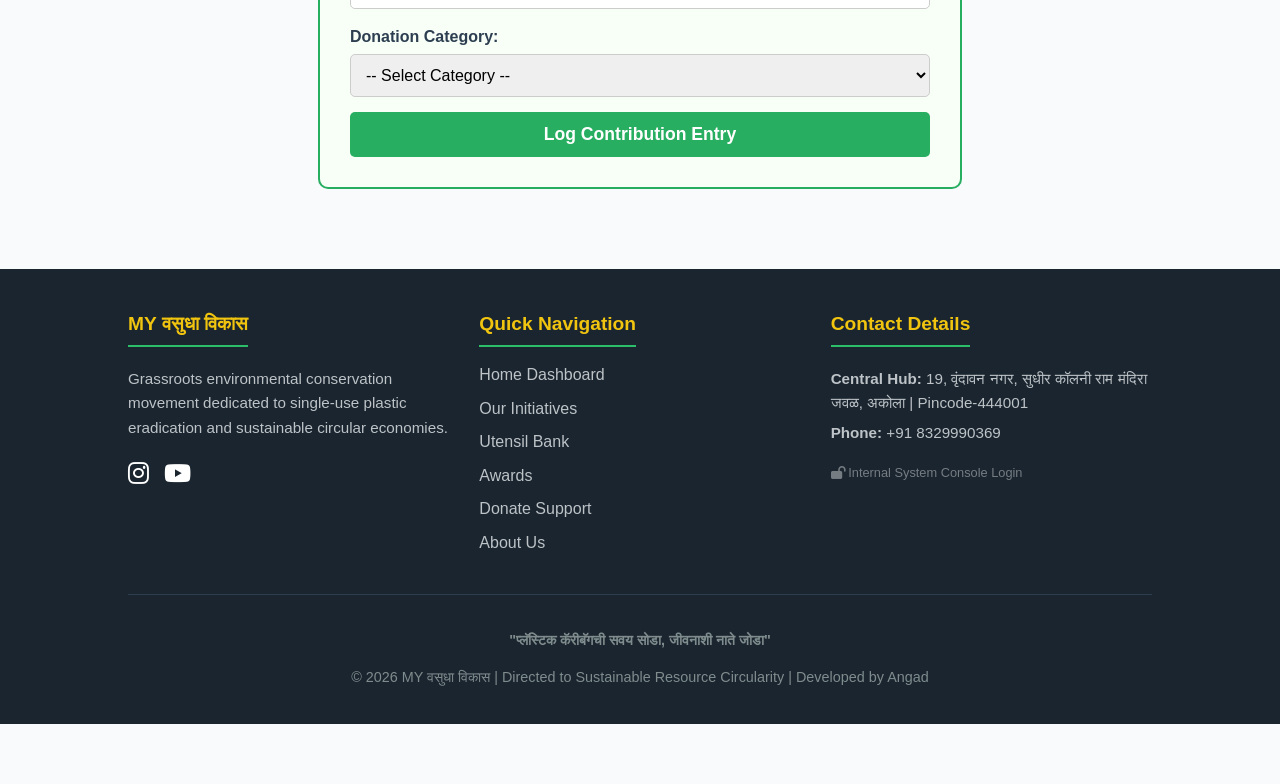
<file: donate.html>
<!DOCTYPE html>
<html lang="en">
<head>
    <meta charset="UTF-8">
    <meta name="viewport" content="width=device-width, initial-scale=1.0">
    <title>Support Us / Donate | MY वसुधा विकास</title>
    <link rel="stylesheet" href="https://cdnjs.cloudflare.com/ajax/libs/font-awesome/6.4.0/css/all.min.css">
    <link rel="stylesheet" href="style.css">
    <style>
        /* Modern Donor Page Custom Enhancements */
        .page-intro-header { text-align: center; max-width: 900px; margin: 40px auto; padding: 0 20px; }
        .page-intro-header h2 { color: #27AE60; font-size: 2.5rem; font-weight: 800; margin-bottom: 15px; }
        
        /* Legacy Pillar Honor Feature Card Layout */
        .pillar-tribute-hero-container { 
            max-width: 1000px; 
            margin: 30px auto 50px auto; 
            background: linear-gradient(135deg, #ffffff 0%, #f4fbf7 100%); 
            border: 1px solid #ccebd6; 
            border-radius: 16px; 
            padding: 40px; 
            box-shadow: 0 10px 30px rgba(39,174,96,0.06);
            display: flex;
            flex-direction: column;
            gap: 30px;
        }
        .tribute-profile-showcase-matrix {
            display: grid;
            grid-template-columns: repeat(3, 1fr);
            gap: 25px;
            justify-content: center;
        }
        .tribute-portrait-frame-card {
            background: #ffffff;
            border: 1px solid #e2e8f0;
            border-radius: 12px;
            padding: 12px;
            text-align: center;
            box-shadow: 0 4px 12px rgba(0,0,0,0.03);
        }
        .tribute-portrait-frame-card .portrait-image-wrapper {
            width: 100%;
            height: 240px;
            border-radius: 8px;
            overflow: hidden;
            background-color: #f8fafc;
            display: flex;
            align-items: center;
            justify-content: center;
            margin-bottom: 12px;
        }
        .tribute-portrait-frame-card .portrait-image-wrapper img {
            width: 100%;
            height: 100%;
            object-fit: cover;
            display: block;
        }
        .tribute-portrait-frame-card h4 {
            margin: 8px 0 4px 0;
            color: #1a365d;
            font-size: 1.1rem;
            font-weight: 700;
        }
        .tribute-portrait-frame-card p {
            margin: 0;
            color: #718096;
            font-size: 0.85rem;
            font-weight: 600;
            text-transform: uppercase;
            letter-spacing: 0.5px;
        }
        .tribute-narrative-block {
            text-align: center;
            max-width: 850px;
            margin: 0 auto;
        }
        .tribute-narrative-block p {
            font-size: 1.15rem;
            color: #2d3748;
            line-height: 1.7;
            margin-bottom: 15px;
        }
        .tribute-impact-badge-row {
            display: flex;
            justify-content: center;
            gap: 20px;
            margin-top: 15px;
            flex-wrap: wrap;
        }
        .impact-counter-pill {
            background: #27AE60;
            color: #ffffff;
            padding: 8px 18px;
            border-radius: 25px;
            font-weight: 700;
            font-size: 0.95rem;
            box-shadow: 0 4px 10px rgba(39,174,96,0.2);
        }

        @media(max-width: 768px) {
            .tribute-profile-showcase-matrix { grid-template-columns: 1fr; gap: 20px; }
            .pillar-tribute-hero-container { padding: 20px; }
            .tribute-portrait-frame-card .portrait-image-wrapper { height: 280px; }
        }
    </style>
</head>
<header>
    <div class="logo" onclick="window.location.href='index.html'">
        <img src="logo.png" alt="My Vasudha Vikas Logo">
    </div>
    <nav>
        <ul>
            <li><a href="index.html" id="nav-home">Home</a></li>
            <li><a href="programs.html" id="nav-programs">Our Programs</a></li>
            <li><a href="booking.html" id="nav-booking">Book Steel Utensils</a></li>
            <li><a href="awards.html" id="nav-awards">Awards</a></li>
            <li><a href="donate.html" id="nav-donate">Donate</a></li>
            <li><a href="about.html" id="nav-about">About Us</a></li>
        </ul>
    </nav>
</header>
<body style="background-color: #f8fafc; padding-bottom: 60px;">

    <main class="page-section">
        <div class="page-intro-header" style="border-bottom-color: #27AE60;">
            <h2>Resource Contribution Dashboard</h2>
            <p>Welcome to our dedicated Donation Dashboard. Every contribution is securely managed and strictly routed into our resource lifecycles:
            <br>• <strong>Financial Support:</strong> 100% of funds directly finance automated maintenance systems and fuel local resource transport networks crossways to 120 villages in Maharashtra.
            <br>• <strong>Fabric Waste:</strong> Upcycled by our volunteers into free, durable cloth carrier bags.
            <br>• <strong>Milk Packets/Oil Packets:</strong> Down-cut and upcycled into protective nursery pots to grow young afforestation saplings.
            </p>
        </div>

        <!-- INSPIRATIONAL LEGACY PILLARS PROFILE SPOTLIGHT -->
        <div class="pillar-tribute-hero-container">
            <h1 align="center">Our Core Contributors</h1>
            <div class="tribute-profile-showcase-matrix">
                <!-- Profile Frame 01 -->
                <div class="tribute-portrait-frame-card">
                    <div class="portrait-image-wrapper">
                        <img src="Ashish Paliwal.jpeg" alt="Mr. Ashish Paliwal">
                    </div>
                    <h4>Mr. Ashish Ji Paliwal</h4>
                    <p>Pillar of Support</p>
                </div>
                <!-- Profile Frame 02 -->
                <div class="tribute-portrait-frame-card" style="border-color: #27AE60; box-shadow: 0 6px 16px rgba(39,174,96,0.1);">
                    <div class="portrait-image-wrapper" style="border: 2px solid #27AE60;">
                        <img src="hargobind paliwal.jpeg" alt="Late Shri Hargovind Paliwal Ji">
                    </div>
                    <h4 style="color: #27AE60;">Late Shri Hargovind Paliwal Ji</h4>
                    <p style="color: #27AE60; font-weight: 700;">In Loving Memory</p>
                </div>
                <!-- Profile Frame 03 -->
                <div class="tribute-portrait-frame-card">
                    <div class="portrait-image-wrapper">
                        <img src="Mrs. Kartika Paliwal.jpeg" alt="Sou. Kartika Paliwal">
                    </div>
                    <h4>Mrs. Kartika Paliwal</h4>
                    <p>Pillar of Support</p>
                </div>
            </div>

            <div class="tribute-narrative-block">
                <p>
                    Our pillars of support, <strong>Mr. Ashish Paliwal</strong> and <strong>Mrs. Kartika Paliwal</strong>, have generously provided financial support in loving memory of the <strong>Late Shri Hargovind Paliwal Ji</strong>. This contribution enabled us to arrange an essential toolkit for the ongoing execution of the <strong>"Plastic Disposable-Free Akola/Maharashtra"</strong> campaign.
                </p>
                <p style="font-style: italic; color: #4a5568; font-size: 1.05rem;">
                    <strong>MY वसुधा विकास</strong> expresses its heartfelt gratitude to them for this valuable assistance and looks forward to their continued association and support in the future.
                </p>
                <div class="tribute-impact-badge-row">
                    <div class="impact-counter-pill"><i class="fa-solid fa-utensils"></i> 300 Plates Equipped</div>
                    <div class="impact-counter-pill"><i class="fa-solid fa-glass-water"></i> 300 Glasses Equipped</div>
                    <div class="impact-counter-pill"><i class="fa-solid fa-spoon"></i> 300 Spoons Equipped</div>
                </div>
            </div>
        </div>
        
        <!-- REGISTRY INTERFACE FOOTPRINT CONTAINER -->
        <div class="booking-container" style="border-color: #27AE60; background-color: #f7fff7; margin-top: 20px;">
            <h2>Donation Registry Form</h2>
            <form id="donationForm" name="donationForm">
                <input type="hidden" name="targetSheet" value="Sheet2">
                
                <div class="form-group">
                    <label>Donor Full Name:</label>
                    <input type="text" name="name" id="donorName" required placeholder="Enter full name">
                </div>
                <div class="form-group">
                    <label>Mobile Number:</label>
                    <input type="tel" name="mobile" id="donorMobile" required placeholder="Enter 10-digit number" pattern="[0-9]{10}">
                </div>
                <div class="form-group">
                    <label>Donation Category:</label>
                    <select name="category" id="donorCategory" onchange="toggleDonationFields()" required>
                        <option value="" disabled selected>-- Select Category --</option>
                        <option value="Financial Support">Financial Support </option>
                        <option value="Fabric Material (Sarees/Bedsheets)">Fabric Material (Sarees/Bedsheets)</option>
                        <option value="Milk Packets (Upcycled Nursery Pots)">Milk Packets (Upcycled Nursery Pots)</option>
                    </select>
                </div>
                
                <div class="form-group" id="moneyDropbox" style="display:none;">
                    <label>Contribution Amount (INR):</label>
                    <input type="number" name="amount" id="donorAmount" min="1" placeholder="E.g., 500">
                </div>

                <div class="form-group" id="materialDropbox" style="display:none;">
                    <label>Estimated Item Quantity:</label>
                    <input type="number" name="quantity" id="donorQty" min="1" placeholder="E.g., 25">
                </div>

                <button type="submit" id="donateSubmitBtn" class="submit-btn" style="background-color: #27AE60;">Log Contribution Entry</button>
                <div id="loaderDonate" class="loader-text" style="color: #27AE60;">Logging contribution to central servers... Please wait.</div>
            </form>

            <div id="donation-output" class="status-box" style="border-left-color: #27AE60;">
                <h3 style="color: #27AE60;">Contribution Made Successfully!</h3>
                <p>Thank you, <strong id="lblDonorName"></strong>. Your data has been processed into our master registry.</p>
                <p><strong>Category Type:</strong> <span id="lblCategory"></span></p>
                <p id="lblDetailLine"></p>
                
                <div style="background: #eafaf1; padding: 15px; border-radius: 5px; border-left: 4px solid #27AE60; margin-top: 15px;">
                    <p style="margin:0; font-weight: bold; color: #145A32;">📋 HEADQUARTERS COORDINATION & DROPBOX CONTACT DETAILS:</p>
                    <p style="margin: 6px 0 0 0; line-height: 1.5; font-size: 1.05rem;">
                        <strong>Founders / In-Charge:</strong> Dr. Yogesh Paliwal & Dr. Manisha Paliwal<br>
                        <strong>Primary Contact Number:</strong> 8329990369<br>
                        <strong>Central Drop Location Hub:</strong> Vrindavan Nagar Center, Akola City
                    </p>
                </div>
            </div>
        </div>
    </main>

    <div id="paymentGatewayModal" class="pg-modal">
        <div class="pg-box">
            <h3 style="margin-top:0; color:var(--dark-text);"><i class="fas fa-qrcode" style="color:var(--primary);"></i> Secure UPI Donation</h3>
            <div id="pgLoaderSection">
                <p style="font-size:0.95rem; color:#555;">Preparing payment interface configurations...</p>
                <div class="pg-spinner"></div>
            </div>
            <div id="pgDesktopQR" style="display:none;">
                <p style="font-size:0.95rem; color:#555;">Scan this QR code using any UPI app (Google Pay, BHIM, PhonePe) to complete your donation:</p>
                <img id="staticQRImg" src="QR CODE YPALIWAL.jpeg" alt="UPI Donation QR Code" class="qr-code-img">
                <p style="font-size:1.1rem; font-weight:bold; color:var(--secondary);" id="qrAmountText">Amount: ₹0</p>
            </div>
            <p style="font-size: 0.85rem; color:#7f8c8d; margin-bottom:15px;">Once payment is made inside your UPI app, click below to confirm verification and save entry.</p>
            <button id="pgConfirmSuccessBtn" class="submit-btn" style="background-color:var(--primary);">I Have Done the Payment</button>
            <button onclick="closePaymentGateway()" class="submit-btn" style="background-color:#7f8c8d; margin-top:10px;">Cancel</button>
        </div>
    </div>

    <script>
        document.getElementById('nav-donate').classList.add('active');
        const scriptURL = 'https://script.google.com/macros/s/AKfycbxsyJ19V1Hz0zOMPBsvNnb9DJBFv9LfUIADtlD5znlw1IrgO2rTQxa8wFF46lb_dtHFSQ/exec';

        function toggleDonationFields() {
            const category = document.getElementById('donorCategory').value;
            const moneyBox = document.getElementById('moneyDropbox');
            const materialBox = document.getElementById('materialDropbox');
            const submitBtn = document.getElementById('donateSubmitBtn');

            if (category === "Financial Support") {
                moneyBox.style.display = "block";
                document.getElementById('donorAmount').setAttribute('required', 'true');
                materialBox.style.display = "none";
                document.getElementById('donorQty').removeAttribute('required');
                submitBtn.innerText = "Proceed to Secure UPI Payment";
                submitBtn.style.backgroundColor = "#2dbe69";
            } else {
                moneyBox.style.display = "none";
                document.getElementById('donorAmount').removeAttribute('required');
                materialBox.style.display = "block";
                document.getElementById('donorQty').setAttribute('required', 'true');
                submitBtn.innerText = "Log Contribution Entry";
                submitBtn.style.backgroundColor = "#27AE60";
            }
        }

        const donationForm = document.forms['donationForm'];
        donationForm.addEventListener('submit', e => {
            e.preventDefault();
            const category = document.getElementById('donorCategory').value;
            
            if (category === "Financial Support") {
                const amount = document.getElementById('donorAmount').value;
                const pgModal = document.getElementById('paymentGatewayModal');
                const loaderSec = document.getElementById('pgLoaderSection');
                const desktopSec = document.getElementById('pgDesktopQR');
                
                pgModal.style.display = 'flex';
                loaderSec.style.display = 'block';
                desktopSec.style.display = 'none';
                
                setTimeout(() => {
                    loaderSec.style.display = 'none';
                    document.getElementById('qrAmountText').innerText = `Amount to Pay: ₹ ${amount}`;
                    desktopSec.style.display = 'block';
                }, 600);
                
                document.getElementById('pgConfirmSuccessBtn').onclick = () => {
                    pgModal.style.display = 'none';
                    executeDataSubmissionPipeline();
                };
            } else {
                executeDataSubmissionPipeline();
            }
        });

        function closePaymentGateway() { document.getElementById('paymentGatewayModal').style.display = 'none'; }

        function executeDataSubmissionPipeline() {
            document.getElementById('loaderDonate').style.display = 'block';
            fetch(scriptURL, { method: 'POST', body: new FormData(donationForm)})
              .then(response => {
                  document.getElementById('loaderDonate').style.display = 'none';
                  triggerDonationOutput();
              })
              .catch(error => {
                  document.getElementById('loaderDonate').style.display = 'none';
                  triggerDonationOutput();
              });
        }

        function triggerDonationOutput() {
            const name = document.getElementById('donorName').value;
            const category = document.getElementById('donorCategory').value;
            const amt = document.getElementById('donorAmount').value;
            const qty = document.getElementById('donorQty').value;

            document.getElementById('lblDonorName').innerText = name;
            document.getElementById('lblCategory').innerText = category;
            
            let detailLine = "";
            if(category === "Financial Support") {
                detailLine = `<strong>UPI Gateway Authorization Logged:</strong> ₹ ${amt} INR.`;
            } else {
                detailLine = `<strong>Logged Resource Volume:</strong> ${qty} units.`;
            }
            document.getElementById('lblDetailLine').innerHTML = detailLine;

            document.getElementById('donation-output').style.display = 'block';
            donationForm.reset();
            document.getElementById('donateSubmitBtn').innerText = "Log Contribution Entry";
            document.getElementById('donateSubmitBtn').style.backgroundColor = "#27AE60";
            document.getElementById('moneyDropbox').style.display = "none";
            document.getElementById('materialDropbox').style.display = "none";
        }
    </script>
</body>
<footer>
    <div class="footer-grid">
        <div class="footer-col">
            <h4>MY वसुधा विकास</h4>
            <p>Grassroots environmental conservation movement dedicated to single-use plastic eradication and sustainable circular economies.</p>
            <div class="social-links">
                <a href="https://www.instagram.com/myvasudhavikas/" target="_blank" class="insta-icon" title="Instagram"><i class="fab fa-instagram"></i></a>
                <a href="https://www.youtube.com/@Myवसुधाविकास" target="_blank" class="youtube-icon" title="YouTube"><i class="fab fa-youtube"></i></a>
            </div>
        </div>
        <div class="footer-col">
            <h4>Quick Navigation</h4>
            <ul>
                <li><a href="index.html">Home Dashboard</a></li>
                <li><a href="programs.html">Our Initiatives</a></li>
                <li><a href="booking.html">Utensil Bank</a></li>
                <li><a href="awards.html">Awards</a></li>
                <li><a href="donate.html">Donate Support</a></li>
                <li><a href="about.html">About Us</a></li>
            </ul>
        </div>
        <div class="footer-col">
            <h4>Contact Details</h4>
            <p><strong>Central Hub:</strong> 19, वृंदावन नगर, सुधीर कॉलनी राम मंदिरा जवळ, अकोला | Pincode-444001</p>
            <p><strong>Phone:</strong> +91 8329990369</p>
            <p style="margin-top: 15px;"><a href="admin.html" style="color: rgba(255,255,255,0.4); text-decoration: none; font-size: 0.8rem;"><i class="fa-solid fa-lock-open"></i> Internal System Console Login</a></p>
        </div>
    </div>
    <div class="footer-bottom">
        <p><strong>"प्लॅस्टिक कॅरीबॅगची सवय सोडा, जीवनाशी नाते जोडा"</strong></p>
        <p>&copy; 2026 MY वसुधा विकास | Directed to Sustainable Resource Circularity | Developed by Angad</p>
    </div>
</footer>
</html>
</file>
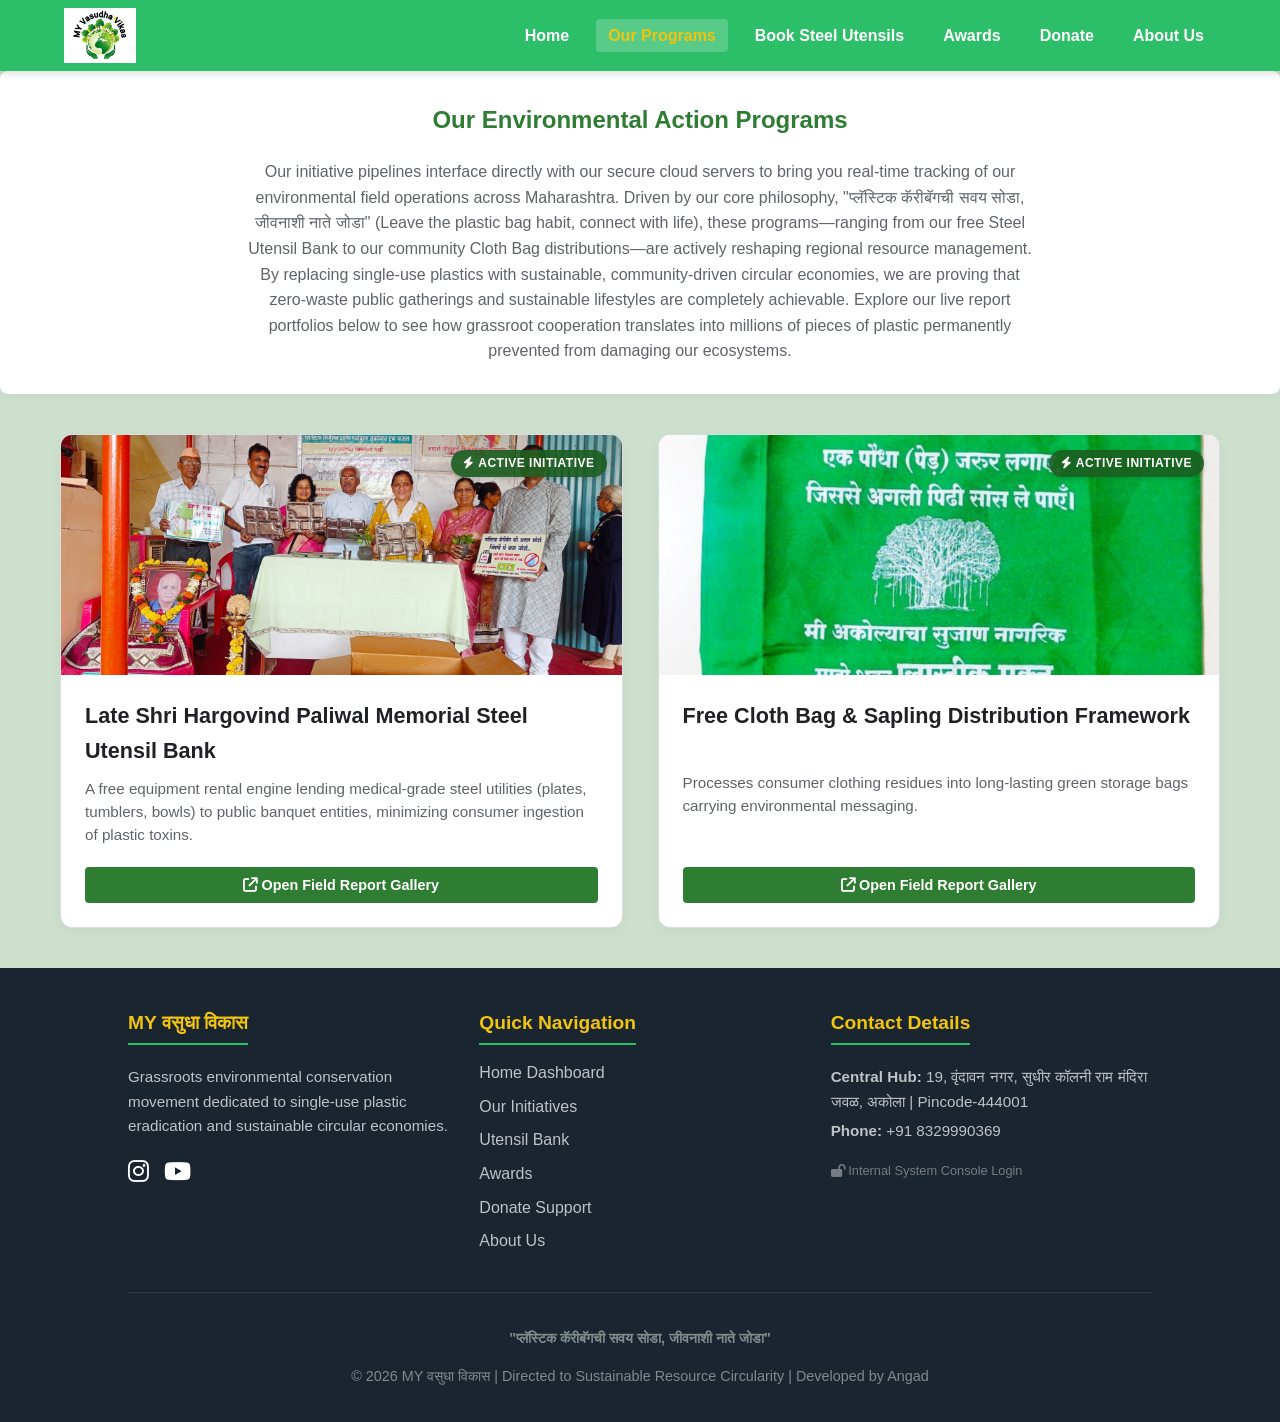
<file: programs.html>
<!DOCTYPE html>
<html lang="en">
<head>
    <meta charset="UTF-8">
    <meta name="viewport" content="width=device-width, initial-scale=1.0">
    <title>Our Environmental Programs | MY वसुधा विकास</title>
    <link rel="stylesheet" href="https://cdnjs.cloudflare.com/ajax/libs/font-awesome/6.4.0/css/all.min.css">
    <link rel="stylesheet" href="style.css">
    <style>
        .programs-hero-headline { text-align: center; max-width: 850px; margin: 40px auto; padding: 0 20px; }
        .programs-hero-headline h2 { color: #1b5e20; font-size: 2.4rem; font-weight: 800; margin-bottom: 12px; }
        .programs-hero-headline p { color: #4a4a4a; font-size: 1.05rem; line-height: 1.6; }
        
        /* Dynamic Reactive Flex Grid Matrix */
        .initiatives-dynamic-matrix-grid { display: grid; grid-template-columns: repeat(auto-fit, minmax(320px, 1fr)); gap: 35px; max-width: 1200px; margin: 40px auto; padding: 0 20px; box-sizing: border-box; }
        .initiative-interactive-card { background: #ffffff; border: 1px solid #dadce0; border-radius: 12px; overflow: hidden; box-shadow: 0 4px 15px rgba(0,0,0,0.04); display: flex; flex-direction: column; transition: transform 0.3s cubic-bezier(0.25, 0.8, 0.25, 1), box-shadow 0.3s ease; }
        .initiative-interactive-card:hover { transform: translateY(-6px); box-shadow: 0 12px 24px rgba(27,94,32,0.12); border-color: #2e7d32; }
        
        .initiative-card-img-wrapper { width: 100%; height: 240px; background-color: #f1f3f4; overflow: hidden; display: flex; align-items: center; justify-content: center; position: relative; }
        .initiative-card-img-wrapper img { width: 100%; height: 100%; object-fit: cover; transition: transform 0.5s ease; }
        .initiative-interactive-card:hover .initiative-card-img-wrapper img { transform: scale(1.04); }
        
        .initiative-status-indicator-tag { position: absolute; top: 15px; right: 15px; padding: 4px 12px; background: rgba(27,94,32,0.9); color: #fff; font-size: 0.75rem; font-weight: 700; border-radius: 20px; text-transform: uppercase; letter-spacing: 0.5px; box-shadow: 0 2px 5px rgba(0,0,0,0.15); }
        .initiative-body-content { padding: 24px; flex-grow: 1; display: flex; flex-direction: column; justify-content: space-between; }
        .initiative-body-content h3 { margin: 0 0 10px 0; color: #202124; font-size: 1.35rem; font-weight: 700; }
        .initiative-body-content p { color: #5f6368; font-size: 0.95rem; line-height: 1.5; margin: 0 0 20px 0; display: -webkit-box; -webkitlineclamp: 3; -webkit-box-orient: vertical; overflow: hidden; }
        
        /* Modernized Lightbox & Structural Modal Layout Styles */
        .modal { display: none; position: fixed; top: 0; left: 0; width: 100%; height: 100%; background: rgba(0,0,0,0.85); z-index: 10000; justify-content: center; align-items: center; padding: 20px; box-sizing: border-box; backdrop-filter: blur(4px); }
        .modal-content { background: #ffffff; max-width: 700px; width: 100%; border-radius: 14px; overflow: hidden; position: relative; animation: modalSlideEnter 0.35s cubic-bezier(0.1, 0.9, 0.2, 1); box-shadow: 0 15px 35px rgba(0,0,0,0.4); }
        @keyframes modalSlideEnter { from { opacity: 0; transform: translateY(30px) scale(0.98); } to { opacity: 1; transform: translateY(0) scale(1); } }
        
        .modal-carousel-container { width: 100%; height: 380px; background: #000; position: relative; display: flex; align-items: center; justify-content: center; }
        .modal-slide { width: 100%; height: 100%; display: none; align-items: center; justify-content: center; }
        .modal-slide.active { display: flex; }
        .modal-slide img { max-width: 100%; max-height: 100%; object-fit: contain; }
        
        .mc-nav-arrow-btn { position: absolute; top: 50%; transform: translateY(-50%); background: rgba(255,255,255,0.25); color: #fff; border: none; font-size: 1.5rem; padding: 12px 16px; cursor: pointer; border-radius: 50%; z-index: 10; transition: background 0.2s; }
        .mc-nav-arrow-btn:hover { background: rgba(255,255,255,0.5); color: #000; }
        .mc-prev-arrow { left: 15px; } .mc-next-arrow { right: 15px; }
        
        .close-btn-trigger { position: absolute; top: 15px; right: 20px; font-size: 2.2rem; color: #ffffff; cursor: pointer; z-index: 10001; mix-blend-mode: difference; background: none; border: none; font-weight: 300; }
        .modal-body-details-card { padding: 30px; box-sizing: border-box; overflow-y: auto; max-height: 45vh; }
        .meta-context-label-strip { display: grid; grid-template-columns: 1fr 1fr; gap: 20px; margin-top: 20px; border-top: 1px solid #e8eaed; padding-top: 20px; }
        
        @media(max-width: 768px) {
            .initiatives-dynamic-matrix-grid { grid-template-columns: 1fr; gap: 25px; }
            .modal-carousel-container { height: 260px; }
            .meta-context-label-strip { grid-template-columns: 1fr; gap: 15px; }
        }
    </style>
</head>
<body>

    <header>
        <div class="logo" onclick="window.location.href='index.html'">
            <img src="logo.png" alt="My Vasudha Vikas Logo">
        </div>
        <nav>
            <ul>
                <li><a href="index.html" id="nav-home">Home</a></li>
                <li><a href="programs.html" id="nav-programs" class="active">Our Programs</a></li>
                <li><a href="booking.html" id="nav-booking">Book Steel Utensils</a></li>
                <li><a href="awards.html" id="nav-awards">Awards</a></li>
                <li><a href="donate.html" id="nav-donate">Donate</a></li>
                <li><a href="about.html" id="nav-about">About Us</a></li>
            </ul>
        </nav>
    </header>
    <div class="page-content-wrapper">
        <main class="awards-container">
            <div style="text-align: center; margin-bottom: 40px; background: #fff; padding: 30px; border-radius: 8px; box-shadow: 0 4px 12px rgba(0,0,0,0.03);">
                <h2 style="color: #2e7d32; margin-top: 0;">Our Environmental Action Programs</h2>
                <p style="color: #5f6368; max-width: 800px; margin: 10px auto 0 auto; line-height: 1.6;">Our initiative pipelines interface directly with our secure cloud servers to bring you real-time tracking of our environmental field operations across Maharashtra. Driven by our core philosophy, "प्लॅस्टिक कॅरीबॅगची सवय सोडा, जीवनाशी नाते जोडा" (Leave the plastic bag habit, connect with life), these programs—ranging from our free Steel Utensil Bank to our community Cloth Bag distributions—are actively reshaping regional resource management. By replacing single-use plastics with sustainable, community-driven circular economies, we are proving that zero-waste public gatherings and sustainable lifestyles are completely achievable. Explore our live report portfolios below to see how grassroot cooperation translates into millions of pieces of plastic permanently prevented from damaging our ecosystems.</p>
            </div>
        </div>

        <div class="initiatives-dynamic-matrix-grid" id="publicProgramsGridContainer">
            <div style="text-align: center; color: #5f6368; padding: 60px; grid-column: 1/-1;">
                <i class="fa-solid fa-spinner fa-spin fa-2x" style="color:#1b5e20;"></i>
                <br><span style="margin-top:12px; display:inline-block; font-weight:600;">Establishing safe secure link to cloud data ledgers...</span>
            </div>
        </div>
    </main>

    <div id="programModal" class="modal" onclick="closeModal()">
        <div class="modal-content" onclick="event.stopPropagation()">
            <button class="close-btn-trigger" onclick="closeModal()">&times;</button>
            
            <div class="modal-carousel-container">
                <div id="modalCarouselInner" style="width:100%; height:100%;"></div>
                <button class="mc-nav-arrow-btn mc-prev-arrow" onclick="changeModalSlide(-1)">&#10094;</button>
                <button class="mc-nav-arrow-btn mc-next-arrow" onclick="changeModalSlide(1)">&#10095;</button>
            </div>
            
            <div class="modal-body-details-card">
                <h2 id="modalTitle" style="margin:0 0 12px 0; color:#1b5e20; font-size:1.5rem; font-weight:800;">Initiative Title</h2>
                <p id="modalDesc" style="margin:0; color:#3c4043; font-size:0.98rem; line-height:1.6; text-align:justify;"></p>
                
                <div class="meta-context-label-strip">
                    <div>
                        <strong style="color:#2e7d32; font-size:0.9rem; text-transform:uppercase; letter-spacing:0.5px; display:block; margin-bottom:4px;"><i class="fa-solid fa-circle-check"></i> Key Community Benefits</strong>
                        <span id="modalBenefits" style="color:#202124; font-size:0.95rem; line-height:1.4;">Benefit information placeholder context details.</span>
                    </div>
                    <div>
                        <strong style="color:#e67e22; font-size:0.9rem; text-transform:uppercase; letter-spacing:0.5px; display:block; margin-bottom:4px;"><i class="fa-solid fa-chart-line"></i> Strategic Environmental Impacts</strong>
                        <span id="modalImpacts" style="color:#202124; font-size:0.95rem; font-weight:600; line-height:1.4;">Impact indicators report statement data placeholder.</span>
                    </div>
                </div>
            </div>
        </div>
    </div>

    <script>
        const PROGRAMS_DEDICATED_URL = 'https://script.google.com/macros/s/AKfycby15VnsjnFDRhTLp1-o8JQMl5E5yxO0n-H3jxvzjq24S7guxAGbG7tiw1AtmC-Xt7Fo/exec';

        // COMPREHENSIVE STATIC FALLBACK ARCHIVE FOR INDEPENDENT RECOVERY CONTEXT
        const recoveryHardcodedArchive = [
            { id: 1, key: "steel", title: "Late Shri Hargovind Paliwal Memorial Steel Utensil Bank", primaryImg: "WhatsApp Image 2026-05-30 at 21.39.14.jpeg", images: ["WhatsApp Image 2026-05-30 at 21.39.jpeg","WhatsApp Image 2026-05-30 at 21.39.14.jpeg"], desc: "A free equipment rental engine lending medical-grade steel utilities (plates, tumblers, bowls) to public banquet entities, minimizing consumer ingestion of plastic toxins.", benefits: "Eliminates substantial catering waste investments for low-income brackets.", impacts: "Successfully intercepted and prevented 6,000,000 plastic trash variations." },
            { id: 2, key: "cloth", title: "Free Cloth Bag & Sapling Distribution Framework", primaryImg: "WhatsApp Image 2026-05-30 at 21.38.22.jpeg", images: ["WhatsApp Image 2026-05-30 at 21.38.22.jpeg"], desc: "Processes consumer clothing residues into long-lasting green storage bags carrying environmental messaging.", benefits: "Enforces direct textile circular economies, saving garments from trash dumps.", impacts: "Distributed over 42,000 carriers across municipal zones." }
        ];

        document.addEventListener("DOMContentLoaded", function() {
            synchronizeCloudInitiativesStream();
        });

        function synchronizeCloudInitiativesStream() {
            fetch(`${PROGRAMS_DEDICATED_URL}?action=getAllData`)
                .then(res => res.json())
                .then(data => {
                    if(data.programs && data.programs.length > 0) {
                        localStorage.setItem('vasudha_programs_db', JSON.stringify(data.programs));
                    }
                    renderPublicProgramsGrid();
                })
                .catch(err => {
                    console.warn("Pipeline offline, loading localized fallback arrays:", err);
                    if(!localStorage.getItem('vasudha_programs_db')) {
                        localStorage.setItem('vasudha_programs_db', JSON.stringify(recoveryHardcodedArchive));
                    }
                    renderPublicProgramsGrid();
                });
        }

        function renderPublicProgramsGrid() {
            const programs = JSON.parse(localStorage.getItem('vasudha_programs_db')) || recoveryHardcodedArchive;
            const container = document.getElementById('publicProgramsGridContainer');
            container.innerHTML = "";

            programs.forEach(prog => {
                container.innerHTML += `
                    <div class="initiative-interactive-card">
                        <div class="initiative-card-img-wrapper">
                            <span class="initiative-status-indicator-tag"><i class="fa-solid fa-bolt"></i> Active Initiative</span>
                            <img src="${prog.primaryImg}" alt="${prog.title}" onerror="this.src='logo.png';">
                        </div>
                        <div class="initiative-body-content">
                            <h3>${prog.title}</h3>
                            <p>${prog.desc}</p>
                            <button class="interactive-action-btn-primary" style="margin:0; width:100%; justify-content:center;" onclick="openCloudProgramModal('${prog.key}')">
                                <i class="fa-solid fa-arrow-up-right-from-square"></i> Open Field Report Gallery
                            </button>
                        </div>
                    </div>
                `;
            });
        }

        let currentModalSlide = 0;
        let modalSlideElements = [];

        function openCloudProgramModal(keySlug) {
            const programs = JSON.parse(localStorage.getItem('vasudha_programs_db')) || recoveryHardcodedArchive;
            const data = programs.find(p => p.key === keySlug);
            if(!data) return;

            document.getElementById("modalTitle").innerText = data.title;
            document.getElementById("modalDesc").innerText = data.desc;
            document.getElementById("modalBenefits").innerText = data.benefits || "Community eco-stewardship support assignment metric.";
            document.getElementById("modalImpacts").innerText = data.impacts || "Direct prevention metrics logged into environmental balance sheet.";
            
            const wrapper = document.getElementById("modalCarouselInner");
            wrapper.innerHTML = "";
            const list = data.images && data.images.length > 0 ? data.images : [data.primaryImg];
            
            list.forEach((src, idx) => {
                let div = document.createElement("div");
                div.className = "modal-slide";
                if(idx === 0) div.classList.add("active");
                div.innerHTML = `<img src="${src}" alt="Operational Field Image" onerror="this.src='logo.png';">`;
                wrapper.appendChild(div);
            });

            modalSlideElements = document.querySelectorAll('.modal-slide');
            currentModalSlide = 0;
            document.getElementById("programModal").style.display = "flex";
        }

        function closeModal() { 
            document.getElementById("programModal").style.display = "none"; 
        }

        function changeModalSlide(dir) {
            if(modalSlideElements.length === 0) return;
            modalSlideElements[currentModalSlide].classList.remove('active');
            currentModalSlide = (currentModalSlide + dir + modalSlideElements.length) % modalSlideElements.length;
            modalSlideElements[currentModalSlide].classList.add('active');
        }
    </script>
</body>
<footer>
    <div class="footer-grid">
        <div class="footer-col">
            <h4>MY वसुधा विकास</h4>
            <p>Grassroots environmental conservation movement dedicated to single-use plastic eradication and sustainable circular economies.</p>
            <div class="social-links">
                <a href="https://www.instagram.com/myvasudhavikas/" target="_blank" class="insta-icon" title="Instagram"><i class="fab fa-instagram"></i></a>
                <a href="https://www.youtube.com/@Myवसुधाविकास" target="_blank" class="youtube-icon" title="YouTube"><i class="fab fa-youtube"></i></a>
            </div>
        </div>
        <div class="footer-col">
            <h4>Quick Navigation</h4>
            <ul>
                <li><a href="index.html">Home Dashboard</a></li>
                <li><a href="programs.html">Our Initiatives</a></li>
                <li><a href="booking.html">Utensil Bank</a></li>
                <li><a href="awards.html">Awards</a></li>
                <li><a href="donate.html">Donate Support</a></li>
                <li><a href="about.html">About Us</a></li>
            </ul>
        </div>
        <div class="footer-col">
            <h4>Contact Details</h4>
            <p><strong>Central Hub:</strong> 19, वृंदावन नगर, सुधीर कॉलनी राम मंदिरा जवळ, अकोला | Pincode-444001</p>
            <p><strong>Phone:</strong> +91 8329990369</p>
            <p style="margin-top: 15px;"><a href="admin.html" style="color: rgba(255,255,255,0.4); text-decoration: none; font-size: 0.8rem;"><i class="fa-solid fa-lock-open"></i> Internal System Console Login</a></p>
        </div>
    </div>
    <div class="footer-bottom">
        <p><strong>"प्लॅस्टिक कॅरीबॅगची सवय सोडा, जीवनाशी नाते जोडा"</strong></p>
        <p>&copy; 2026 MY वसुधा विकास | Directed to Sustainable Resource Circularity | Developed by Angad</p>
    </div>
</footer>
</html>
</file>
<file: style.css>
:root {
    --primary: #2dbe69;
    --primary-dark: #239956;
    --secondary: #D35400;
    --light-bg: #E8F8F5;
    --card-bg: #FDF2E9;
    --dark-text: #2C3E50;
    --white: #ffffff;
    --gray-fill: #1A252F;
}

body {
    font-family: 'Segoe UI', Tahoma, Geneva, Verdana, sans-serif;
    margin: 0;
    padding: 0;
    color: var(--dark-text);
    background-color: #cde0cd;
    line-height: 1.6;
}

/* Header Navigation Styles */
header {
    background-color: var(--primary);
    color: var(--white);
    padding: 0.5rem 5%;
    display: flex;
    justify-content: space-between;
    align-items: center;
    position: sticky;
    top: 0;
    z-index: 1000;
    box-shadow: 0 4px 6px rgba(0,0,0,0.1);
}

.logo {
    display: flex;
    align-items: center;
    justify-content: center;
    cursor: pointer;
}

.logo img {
    height: 55px;
    width: auto;
    object-fit: contain;
}

nav ul {
    list-style: none;
    display: flex;
    gap: 15px;
    margin: 0;
    padding: 0;
}

nav a {
    color: var(--white);
    text-decoration: none;
    font-weight: 600;
    cursor: pointer;
    padding: 8px 12px;
    border-radius: 4px;
    transition: background 0.3s, color 0.3s;
}

nav a:hover, nav a.active {
    background-color: rgba(255,255,255,0.2);
    color: #F1C40F;
}

/* Page Architecture */
.page-section {
    padding: 40px 10%;
    animation: fadeIn 0.4s ease-in-out forwards;
}

.page-intro-header {
    background: var(--white);
    border-radius: 10px;
    padding: 25px;
    margin-bottom: 30px;
    box-shadow: 0 4px 12px rgba(0,0,0,0.02);
    border-bottom: 3px solid var(--primary);
}

@keyframes fadeIn {
    from { opacity: 0; transform: translateY(10px); }
    to { opacity: 1; transform: translateY(0); }
}

h1, h2, h3, h4 { color: var(--primary); }
.text-center { text-align: center; }

/* Cover Showcase Section */
.hero {
    background: linear-gradient(rgba(30, 132, 73, 0.85), rgba(39, 174, 96, 0.85));
    color: white;
    text-align: center;
    padding: 65px 20px;
    margin-bottom: 30px;
    border-radius: 0 0 20px 20px;
}
.hero h1 { font-size: 3rem; margin: 0 0 10px 0; color: rgb(253, 253, 252); }
.hero h3 {margin: 0 0 10px 0; color: rgb(238, 254, 19);}
.hero h4 {margin: 0 0 10px 0; color:rgb(123, 252, 125);}
.hero p { font-size: 1.2rem; max-width: 800px; margin: 0 auto 20px; }
.hero .btn-group { display: flex; justify-content: center; gap: 15px; flex-wrap: wrap; }
.hero .btn { background: var(--secondary); color: white; padding: 12px 24px; text-decoration: none; border-radius: 5px; font-weight: bold; cursor: pointer; border: none; font-size: 1rem; }
.hero .btn:hover { background: #ff6600; }

.info-block {
    background: var(--white);
    border-radius: 10px;
    padding: 25px;
    margin-bottom: 25px;
    box-shadow: 0 4px 10px rgba(0,0,0,0.03);
    border-left: 5px solid var(--primary);
}

.slogan-banner {
    background: var(--card-bg);
    border-radius: 8px;
    padding: 20px;
    margin: 20px 0;
    text-align: center;
    border: 1px solid #fadbd8;
}
.slogan-text { font-size: 1.3rem; font-weight: bold; color: var(--secondary); margin: 5px 0; }

/* Alignment-Safe Image Sliders */
.carousel-container {
    max-width: 850px;
    margin: 30px auto;
    position: relative;
    overflow: hidden;
    border-radius: 10px;
    box-shadow: 0 5px 15px rgba(0,0,0,0.15);
    background-color: var(--gray-fill);
}
.carousel-slide { display: none; width: 100%; height: 440px; position: relative; }
.carousel-slide.active { display: block; animation: fade 0.8s; }
.carousel-slide img { width: 100%; height: 100%; object-fit: contain; object-position: center; }

.carousel-caption {
    position: absolute;
    bottom: 0; width: 100%;
    background: rgba(0,0,0,0.75);
    color: white; padding: 12px; text-align: center;
    box-sizing: border-box;
    font-size: 1.1rem; font-weight: bold;
}
.prev, .next {
    cursor: pointer; position: absolute; top: 50%; transform: translateY(-50%);
    padding: 16px; color: white; font-weight: bold; font-size: 20px;
    background: rgba(0,0,0,0.5); border: none; border-radius: 4px; z-index: 10;
}
.next { right: 0; }
@keyframes fade { from {opacity: .5} to {opacity: 1} }

/* Grid Matrices & Item Adjustments */
.grid { display: grid; grid-template-columns: repeat(auto-fit, minmax(300px, 1fr)); gap: 30px; margin-top: 25px; }
.card { background: var(--white); border-radius: 10px; padding: 20px; box-shadow: 0 4px 12px rgba(0,0,0,0.05); border-top: 4px solid var(--secondary); display: flex; flex-direction: column; }
.card img { 
    width: 100%; 
    height: 240px; 
    object-fit: contain; 
    object-position: center; 
    background-color: #f7f9f7; 
    border-radius: 6px; 
    margin-bottom: 15px; 
}
.card-btn { margin-top: auto; background: var(--primary); color: white; padding: 11px; text-align: center; border-radius: 5px; cursor: pointer; border: none; font-weight: bold; font-size: 0.95rem; }
.card-btn:hover { background: var(--primary-dark); }

/* Modal Overlay Interfaces */
.modal { display: none; position: fixed; z-index: 2000; left: 0; top: 0; width: 100%; height: 100%; overflow: auto; background-color: rgba(0,0,0,0.85); }
.modal-content { background-color: #fefefe; margin: 4% auto; padding: 25px; width: 85%; max-width: 750px; border-radius: 10px; position: relative; }
.close-btn { color: #aaa; float: right; font-size: 30px; font-weight: bold; cursor: pointer; }
.close-btn:hover { color: #000; }

.modal-carousel { position: relative; width: 100%; height: 380px; margin-bottom: 20px; background: var(--gray-fill); border-radius: 8px; overflow: hidden; }
.modal-slide { display: none; width: 100%; height: 100%; }
.modal-slide.active { display: block; }
.modal-slide img { width: 100%; height: 100%; object-fit: contain; object-position: center; }
.mc-prev, .mc-next { cursor: pointer; position: absolute; top: 50%; transform: translateY(-50%); padding: 12px; color: white; background: rgba(0,0,0,0.6); border: none; font-size: 18px; z-index: 10; }
.mc-next { right: 0; }

/* Standardized Containers Configuration */
.booking-container { background: var(--light-bg); padding: 30px; border-radius: 10px; max-width: 580px; margin: 0 auto; border: 2px solid var(--primary); }
.form-group { margin-bottom: 15px; }
.form-group label { display: block; font-weight: bold; margin-bottom: 5px; }
.form-group input, .form-group select { width: 100%; padding: 11px; border: 1px solid #ccc; border-radius: 5px; box-sizing: border-box; font-size: 1rem; }
.submit-btn { background-color: var(--secondary); color: var(--white); border: none; padding: 12px; font-size: 1.1rem; border-radius: 5px; cursor: pointer; font-weight: bold; width: 100%; }
.submit-btn:hover { background-color: #b34200; }

.status-box { display: none; margin-top: 20px; padding: 20px; background-color: var(--white); border-left: 5px solid var(--primary); border-radius: 5px; box-shadow: 0 4px 6px rgba(0,0,0,0.05); }
.loader-text { display:none; text-align:center; color: var(--primary); font-weight: bold; margin-top: 10px;}

/* Smooth Payment Gateway / UPI Overlay Engine UI */
.pg-modal { display: none; position: fixed; z-index: 3000; left:0; top:0; width:100%; height:100%; background: rgba(26,37,47,0.95); align-items:center; justify-content:center; }
.pg-box { background: var(--white); padding:35px; border-radius:12px; max-width:440px; width:90%; text-align:center; box-shadow:0 10px 30px rgba(0,0,0,0.3); border-top: 6px solid var(--primary); }
.pg-spinner { border: 4px solid #f3f3f3; border-top: 4px solid var(--primary); border-radius: 50%; width: 45px; height: 45px; animation: spin 1s linear infinite; margin: 20px auto; }
@keyframes spin { 0% { transform: rotate(0deg); } 100% { transform: rotate(360deg); } }

.upi-apps-container { display: flex; justify-content: center; gap: 20px; margin: 20px 0; flex-wrap: wrap; }
.upi-app-btn { background: #f8f9fa; border: 1px solid #ddd; padding: 10px 15px; border-radius: 8px; font-weight: bold; display: flex; align-items: center; gap: 8px; text-decoration: none; color: var(--dark-text); cursor: pointer; transition: background 0.2s; }
.upi-app-btn:hover { background: #e9ecef; }
.qr-code-img { max-width: 200px; width: 100%; height: auto; margin: 15px auto; display: block; border: 4px solid var(--white); box-shadow: 0 2px 8px rgba(0,0,0,0.1); }

/* Rich Footer Architecture Styles */
footer {
    background-color: var(--gray-fill);
    color: var(--white);
    padding: 40px 10% 20px 10%;
    margin-top: 40px;
}
.footer-grid {
    display: grid;
    grid-template-columns: repeat(auto-fit, minmax(220px, 1fr));
    gap: 30px;
    margin-bottom: 30px;
}
.footer-col h4 {
    color: #F1C40F;
    margin-top: 0;
    margin-bottom: 15px;
    font-size: 1.2rem;
    border-bottom: 2px solid var(--primary);
    padding-bottom: 5px;
    display: inline-block;
}
.footer-col p {
    margin: 5px 0;
    font-size: 0.95rem;
    color: #bdc3c7;
}
.footer-col ul {
    list-style: none;
    padding: 0;
    margin: 0;
}
.footer-col ul li {
    margin-bottom: 8px;
}
.footer-col ul li a {
    color: #bdc3c7;
    text-decoration: none;
    transition: color 0.2s;
}
.footer-col ul li a:hover {
    color: var(--primary);
}
.social-links {
    display: flex;
    gap: 15px;
    margin-top: 15px;
}
.social-links a {
    color: var(--white);
    font-size: 1.5rem;
    transition: transform 0.3s, color 0.3s;
    text-decoration: none;
}
.social-links a:hover {
    transform: scale(1.2);
}
.social-links a.insta-icon:hover { color: #E1306C; }
.social-links a.youtube-icon:hover { color: #FF0000; }

.footer-bottom {
    text-align: center;
    border-top: 1px solid #2C3E50;
    padding-top: 20px;
    margin-top: 20px;
    font-size: 0.9rem;
    color: #7f8c8d;
}

/* MOBILE RESPONSIVENESS MEDIA QUERY ENGINE */
@media screen and (max-width: 768px) {
    .page-section { padding: 20px 5%; }
    header { flex-direction: column; padding: 10px 5%; gap: 10px; }
    nav ul { flex-wrap: wrap; justify-content: center; gap: 8px; }
    nav a { padding: 6px 10px; font-size: 0.9rem; }
    .hero { padding: 40px 15px; }
    .hero h1 { font-size: 1.8rem; }
    .hero p { font-size: 1rem; }
    .carousel-container { max-width: 100%; margin: 15px auto; }
    .carousel-slide { height: 250px; }
    .carousel-caption { font-size: 0.9rem; padding: 8px; }
    .prev, .next { padding: 10px; font-size: 16px; }
    .grid { grid-template-columns: 1fr; gap: 20px; }
    .card img { height: 180px; }
    .booking-container { padding: 20px; width: 100%; box-sizing: border-box; }
    .footer-grid { grid-template-columns: 1fr; text-align: center; }
    .social-links { justify-content: center; }
    .footer-col h4 { display: block; width: max-content; margin: 0 auto 15px auto; }
}
/* ========================================================
   REVIEWS FEEDBACK SYSTEM & COMMENT STYLING CONFIGURATIONS
   ======================================================== */
.play-reviews-wrapper {
    max-width: 100%;
    margin: 40px auto;
    font-family: inherit;
}

.reviews-toggle-accordion {
    width: 100%;
    background-color: #f1f3f4;
    color: #202124;
    border: 1px solid #dadce0;
    padding: 16px 24px;
    border-radius: 8px;
    font-size: 1.1rem;
    font-weight: 600;
    cursor: pointer;
    display: flex;
    justify-content: space-between;
    align-items: center;
    transition: background-color 0.2s ease;
}

.reviews-toggle-accordion:hover {
    background-color: #e8eaed;
}

.reviews-collapsible-tray {
    display: none;
    border: 1px solid #dadce0;
    border-top: none;
    border-bottom-left-radius: 8px;
    border-bottom-right-radius: 8px;
    padding: 24px;
    background-color: #ffffff;
}

.reviews-collapsible-tray.visible-expanded {
    display: block;
}

.google-play-dashboard-summary {
    display: flex;
    align-items: center;
    gap: 25px;
    margin-bottom: 25px;
    padding-bottom: 20px;
    border-bottom: 1px solid #dadce0;
}

.numeric-summary-hero {
    font-size: 3.6rem;
    font-weight: 700;
    color: #202124;
    line-height: 1;
}

.text-star-gold {
    color: #f39c12;
}

.user-review-input-card {
    background-color: #f8f9fa;
    border: 1px solid #dadce0;
    padding: 20px;
    border-radius: 8px;
    margin-bottom: 30px;
}

.interactive-star-selector-row {
    display: flex;
    gap: 6px;
    margin-bottom: 14px;
    font-size: 1.4rem;
}

.interactive-star-selector-row .star-node {
    cursor: pointer;
    color: #dadce0;
    transition: color 0.1s ease;
}

.interactive-star-selector-row .star-node:hover,
.interactive-star-selector-row .star-node.selected-active {
    color: #f39c12;
}

.user-review-input-card input[type="text"],
.user-review-input-card textarea {
    width: 100%;
    padding: 10px 12px;
    margin-bottom: 12px;
    border: 1px solid #dadce0;
    border-radius: 4px;
    box-sizing: border-box;
    font-family: inherit;
    font-size: 0.95rem;
}

.interactive-action-btn-primary {
    background-color: #2e7d32;
    color: #ffffff;
    border: none;
    padding: 10px 20px;
    border-radius: 4px;
    font-weight: 600;
    font-size: 0.9rem;
    cursor: pointer;
    transition: background-color 0.2s ease;
}

.interactive-action-btn-primary:hover {
    background-color: #1b5e20;
}

.root-comment-node-card {
    border-bottom: 1px solid #dadce0;
    padding: 20px 0;
}

.root-comment-node-card:last-child {
    border-bottom: none;
}

.interactive-like-anchor {
    color: #5f6368;
    cursor: pointer;
    user-select: none;
    transition: color 0.15s ease;
}

.interactive-like-anchor:hover {
    color: #2e7d32;
}

.local-reply-input-drawer-box {
    display: none;
    gap: 10px;
    margin: 12px 0 8px 0;
    background: #f8f9fa;
    padding: 10px;
    border-radius: 6px;
    align-items: center;
}

.nested-reply-node-card {
    background-color: #f8f9fa;
    border-left: 3px solid #2e7d32;
    padding: 12px 16px;
    margin-top: 12px;
    margin-left: 25px;
    border-radius: 4px;
}
</file>
